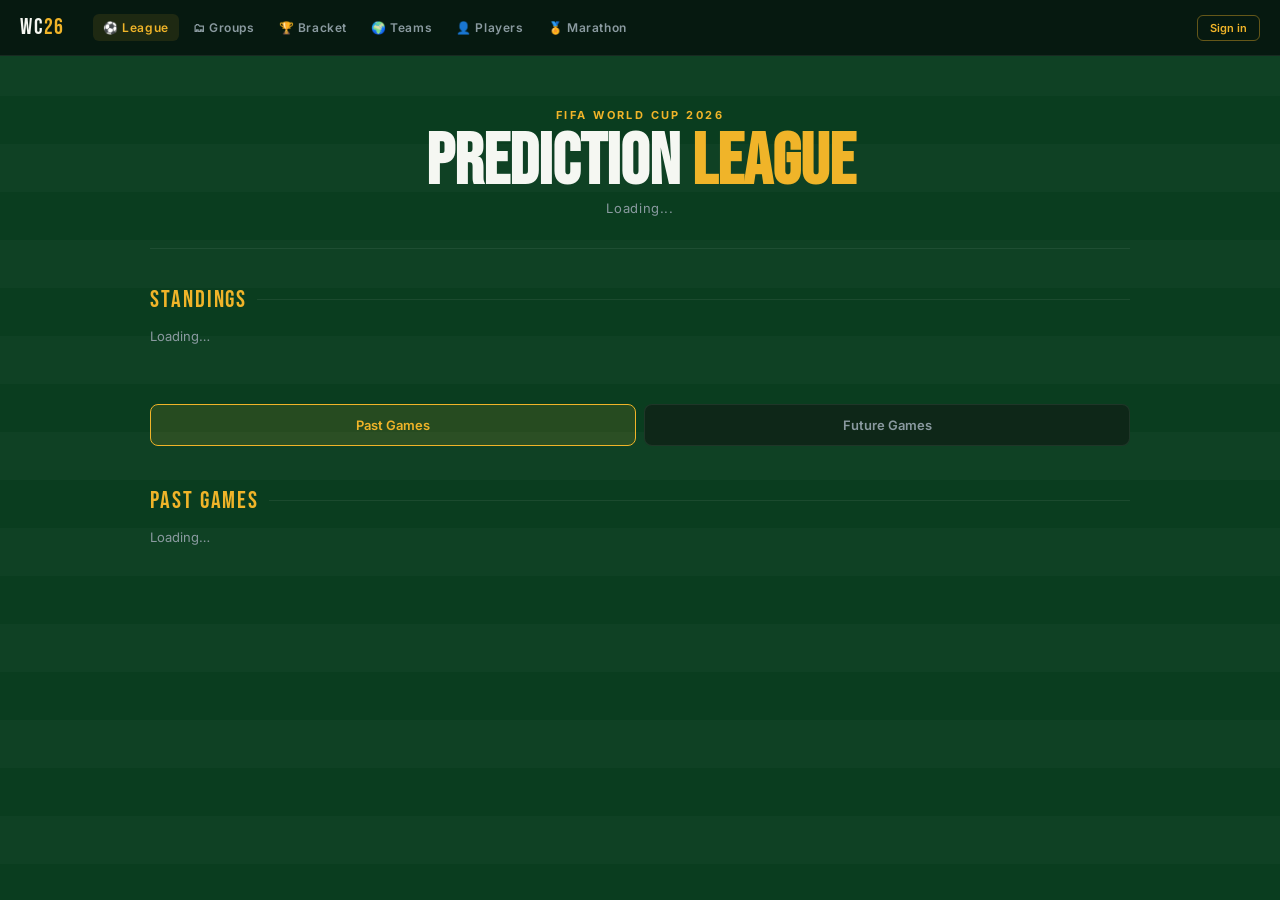
<file: index.html>
<!DOCTYPE html>
<html lang="en">
<head>
<meta charset="UTF-8">
<meta name="viewport" content="width=device-width, initial-scale=1.0">
<title>WC 2026 – Prediction League</title>
<link rel="stylesheet" href="shared_styles.css">
<style>
.lb-grid { display: grid; grid-template-columns: repeat(auto-fit, minmax(155px, 1fr)); gap: 10px; }
.lb-card { background: var(--card); border: 1px solid var(--border); border-radius: 10px; padding: 0 0 14px; overflow: hidden; position: relative; transition: transform .15s; }
.lb-card:hover { transform: translateY(-2px); }
.lb-card.rank-1 { border-color: var(--gold); }
.lb-card.rank-2 { border-color: var(--silver); }
.lb-card.rank-3 { border-color: var(--bronze); }
.lb-photo { width: 100%; aspect-ratio: 3/4; object-fit: cover; object-position: top; display: block; background: #071810; }
.lb-ribbon { position: absolute; top: 8px; left: 8px; font-family: 'Bebas Neue',sans-serif; font-size: 11px; letter-spacing: .1em; padding: 3px 8px; border-radius: 4px; }
.rank-1 .lb-ribbon { background: var(--gold); color: #003; }
.rank-2 .lb-ribbon { background: var(--silver); color: #111; }
.rank-3 .lb-ribbon { background: var(--bronze); color: #fff; }
.rank-4 .lb-ribbon, .rank-5 .lb-ribbon { background: rgba(255,255,255,.1); color: var(--dim); }
.lb-body { padding: 10px 12px 0; }
.lb-name { font-weight: 700; font-size: 15px; margin-bottom: 6px; }
.lb-pts  { font-family: 'Bebas Neue',sans-serif; font-size: 40px; line-height: 1; margin-bottom: 4px; }
.rank-1 .lb-pts { color: var(--gold); }
.lb-accuracy { font-size: 12px; color: var(--dim); margin-bottom: 8px; font-weight: 500; }
.lb-chips { display: flex; gap: 4px; flex-wrap: wrap; }
.lb-card.rank-1::after { content: '🏆'; position: absolute; top: 8px; right: 8px; font-size: 16px; opacity: .8; }

.games-list { display: flex; flex-direction: column; gap: 10px; }
.game-card { background: var(--card); border: 1px solid var(--border); border-radius: 10px; overflow: hidden; border-left: 3px solid rgba(240,180,41,.35); }
.game-card.norway { border-left: 3px solid var(--norway); }
.game-hdr { display: grid; grid-template-columns: 28px 1fr auto 1fr auto; align-items: center; gap: 8px; padding: 12px 14px; cursor: pointer; user-select: none; }
.game-hdr:hover { background: rgba(255,255,255,.025); }
.g-num  { font-family: 'Bebas Neue',sans-serif; font-size: 16px; color: var(--dim); text-align: center; }
.g-team { font-weight: 600; font-size: 13px; white-space: nowrap; overflow: hidden; text-overflow: ellipsis; }
.g-team.home { text-align: right; }
.g-score { font-family: 'JetBrains Mono',monospace; font-size: 16px; min-width: 50px; text-align: center; padding: 3px 8px; border-radius: 5px; background: rgba(255,255,255,.05); }
.g-score.done { background: rgba(240,180,41,.12); color: var(--gold); }
.g-score.pending { color: var(--dim); font-size: 11px; }
.g-meta { font-size: 10px; color: var(--dim); text-align: right; line-height: 1.5; }
.lock-pill { font-size: 9px; font-weight: 700; padding: 2px 5px; border-radius: 3px; background: rgba(224,52,52,.15); color: #e07070; }
.open-pill { font-size: 9px; font-weight: 700; padding: 2px 5px; border-radius: 3px; background: rgba(96,185,122,.15); color: var(--green); }
.norway-badge { font-size: 9px; font-weight: 700; background: rgba(239,43,45,.15); color: #f47c7e; padding: 2px 5px; border-radius: 3px; margin-left: 3px; vertical-align: middle; }
.preds-panel { display: none; border-top: 1px solid var(--border); padding: 12px 14px; }
.preds-panel.open { display: block; }
.preds-grid { display: flex; gap: 7px; flex-wrap: wrap; margin-bottom: 12px; }
.pred-cell { flex: 1; min-width: 88px; background: rgba(255,255,255,.03); border: 1px solid var(--border); border-radius: 7px; padding: 8px 10px; }
.pred-name { font-size: 10px; font-weight: 700; letter-spacing: .06em; text-transform: uppercase; color: var(--dim); margin-bottom: 4px; }
.pred-score { font-family: 'JetBrains Mono',monospace; font-size: 14px; font-weight: 500; }
.pred-score.empty { color: var(--dim); font-size: 11px; font-family: 'Inter',sans-serif; }
.pred-inp-row { display: flex; gap: 8px; align-items: center; padding-top: 10px; border-top: 1px solid var(--border); }
.pred-inp-row label { font-size: 12px; color: var(--dim); white-space: nowrap; }
.pred-inp { width: 90px; font-family: 'JetBrains Mono',monospace; }
.save-msg { font-size: 11px; margin-left: 4px; opacity: 0; transition: opacity .3s; }
.save-msg.show { opacity: 1; }
.locked-msg { font-size: 11px; color: #e07070; font-style: italic; }
.toggle-arrow { font-size: 9px; color: var(--dim); transition: transform .2s; margin-left: 3px; }
.game-card.open .toggle-arrow { transform: rotate(180deg); }
.round-sep { font-family:'Bebas Neue',sans-serif; font-size:18px; letter-spacing:1px; color:var(--gold); padding:24px 0 8px; border-bottom:1px solid rgba(255,255,255,0.06); margin-bottom:10px; }
.game-card.knockout { border-left:3px solid rgba(240,180,41,0.3); }

/* Date nav */
.date-nav { display:flex; gap:6px; flex-wrap:wrap; margin-bottom:20px; }
.date-btn {
  background:var(--card); border:1px solid var(--border); border-radius:7px;
  color:var(--dim); font-size:11px; font-weight:600; padding:6px 10px;
  cursor:pointer; font-family:'Inter',sans-serif; transition:all .15s;
  text-align:center; line-height:1.3;
}
.date-btn:hover { border-color:var(--gold); color:var(--white); }
.date-btn.active { background:rgba(240,180,41,.12); border-color:var(--gold); color:var(--gold); }
.date-btn .dow { display:block; font-size:9px; letter-spacing:.06em; text-transform:uppercase; opacity:.7; }
.date-btn .day { display:block; font-family:'Bebas Neue',sans-serif; font-size:18px; line-height:1; }

/* Past/Future toggle */
.games-toggle { display:flex; gap:8px; margin-top:16px; }
.toggle-btn {
  flex:1; background:var(--card); border:1px solid var(--border); border-radius:8px;
  color:var(--dim); font-size:13px; font-weight:600; padding:12px 16px;
  cursor:pointer; font-family:'Inter',sans-serif; transition:all .15s;
}
.toggle-btn:hover { border-color:var(--gold); color:var(--white); }
.toggle-btn.active { background:rgba(240,180,41,.12); border-color:var(--gold); color:var(--gold); }

.day-title {
  font-family:'Bebas Neue',sans-serif; font-size:18px; letter-spacing:.06em;
  color:var(--gold); margin-bottom:10px; margin-top:24px; display:flex; align-items:center; gap:10px;
}
.day-title::after { content:''; flex:1; height:1px; background:var(--border); }
/* Simple schedule card (non-prediction) */
.sched-card {
  background:var(--card); border:1px solid var(--border); border-radius:10px; overflow:hidden; opacity:.6;
}
.sched-card.norway { border-left:3px solid var(--norway); }
.sched-row {
  display:grid; grid-template-columns:1fr auto 1fr; align-items:center;
  gap:10px; padding:10px 14px;
}
.s-team { display:flex; align-items:center; gap:6px; font-weight:600; font-size:12px; }
.s-team.home { justify-content:flex-end; text-align:right; }
.s-flag { font-size:18px; line-height:1; }
.s-score {
  font-family:'JetBrains Mono',monospace; font-size:15px; font-weight:700;
  min-width:50px; text-align:center; padding:3px 8px; border-radius:5px;
  background:rgba(255,255,255,.04);
}
.s-score.ft { background:rgba(240,180,41,.1); color:var(--gold); }
.s-score.sched { color:var(--dim); font-size:11px; font-weight:500; font-family:'Inter',sans-serif; }
.sched-meta {
  display:flex; justify-content:space-between; align-items:center;
  padding:0 14px 8px; font-size:9px; color:var(--dim);
}
.s-group { font-weight:700; letter-spacing:.06em; text-transform:uppercase; }
.g-team-link { cursor:pointer; text-decoration:underline; text-decoration-color:rgba(255,255,255,0.15); text-underline-offset:3px; }
.g-team-link:hover { text-decoration-color:var(--gold); }
.team-popup-overlay { display:none; position:fixed; inset:0; z-index:200; background:rgba(0,0,0,.6); justify-content:center; align-items:center; }
.team-popup-overlay.open { display:flex; }
.team-popup { background:#0e2718; border:1px solid rgba(255,255,255,0.12); border-radius:12px; padding:16px; width:280px; max-width:90vw; box-shadow:0 12px 32px rgba(0,0,0,.6); }
.tp-hdr { display:flex; align-items:center; gap:10px; margin-bottom:10px; }
.tp-flag { font-size:28px; }
.tp-name { font-weight:700; font-size:15px; }
.tp-meta { font-size:11px; color:var(--dim); margin-top:2px; }
.tp-form { display:flex; gap:3px; margin-bottom:10px; }
.tp-dot { width:24px; height:24px; border-radius:50%; display:flex; align-items:center; justify-content:center; font-size:10px; font-weight:700; }
.tp-dot.w { background:rgba(96,185,122,.2); color:var(--green); }
.tp-dot.d { background:rgba(240,180,41,.15); color:var(--gold); }
.tp-dot.l { background:rgba(224,52,52,.15); color:#e07070; }
.tp-dot.u { background:rgba(255,255,255,.05); color:var(--dim); }
.tp-stats { display:grid; grid-template-columns:1fr 1fr 1fr; gap:1px; background:rgba(255,255,255,0.06); border-radius:6px; overflow:hidden; margin-bottom:10px; }
.tp-stat { background:#0e2718; text-align:center; padding:8px 4px; }
.tp-stat-val { font-family:'JetBrains Mono',monospace; font-size:16px; font-weight:600; }
.tp-stat-lbl { font-size:9px; color:var(--dim); text-transform:uppercase; letter-spacing:.06em; margin-top:2px; }
.tp-matches { font-size:11px; color:var(--dim); line-height:1.8; }
.tp-match-res { font-family:'JetBrains Mono',monospace; font-weight:600; color:var(--text); }
.tp-close { display:block; margin-top:12px; width:100%; text-align:center; font-size:11px; color:var(--dim); cursor:pointer; border:none; background:rgba(255,255,255,.05); padding:6px; border-radius:6px; }
.tp-close:hover { background:rgba(255,255,255,.1); }
.matchup-bar { display:grid; grid-template-columns:1fr 1fr; gap:12px; margin-bottom:14px; padding-bottom:12px; border-bottom:1px solid var(--border); }
.mu-side { background:rgba(255,255,255,.02); border:1px solid var(--border); border-radius:8px; padding:10px; }
.mu-hdr { display:flex; align-items:center; gap:6px; margin-bottom:6px; }
.mu-flag { font-size:18px; }
.mu-name { font-weight:700; font-size:12px; }
.mu-meta { font-size:9px; color:var(--dim); }
.mu-form { display:flex; gap:2px; margin-bottom:6px; }
.mu-dot { width:18px; height:18px; border-radius:50%; display:flex; align-items:center; justify-content:center; font-size:8px; font-weight:700; }
.mu-dot.w { background:rgba(96,185,122,.2); color:var(--green); }
.mu-dot.d { background:rgba(240,180,41,.15); color:var(--gold); }
.mu-dot.l { background:rgba(224,52,52,.15); color:#e07070; }
.mu-dot.u { background:rgba(255,255,255,.05); color:var(--dim); }
.mu-stats { display:grid; grid-template-columns:1fr 1fr 1fr; gap:1px; background:rgba(255,255,255,.06); border-radius:5px; overflow:hidden; margin-bottom:6px; }
.mu-stat { background:var(--card); text-align:center; padding:4px 2px; }
.mu-stat-val { font-family:'JetBrains Mono',monospace; font-size:12px; font-weight:600; }
.mu-stat-lbl { font-size:7px; color:var(--dim); text-transform:uppercase; letter-spacing:.05em; }
.mu-matches { font-size:9px; color:var(--dim); line-height:1.6; }
.mu-match-res { font-family:'JetBrains Mono',monospace; font-weight:600; color:var(--text); }
.mu-lineup { margin-top:6px; border-top:1px solid var(--border); padding-top:6px; }
.mu-lineup-hdr { font-size:8px; text-transform:uppercase; letter-spacing:.05em; color:var(--dim); margin-bottom:4px; }
.mu-formation { font-family:'JetBrains Mono',monospace; font-weight:700; color:var(--gold); font-size:9px; }
.mu-player { font-size:9px; color:var(--text); line-height:1.5; }
.mu-jersey { font-family:'JetBrains Mono',monospace; color:var(--dim); font-size:8px; display:inline-block; width:20px; text-align:right; margin-right:4px; }
.mu-pos { font-size:7px; color:var(--dim); }
.mu-more { display:inline-block; font-size:9px; color:var(--gold); text-decoration:none; margin-top:4px; }
.mu-more:hover { text-decoration:underline; }

/* Schedule card expansion */
.sched-card { cursor:pointer; transition:transform .15s; }
.sched-card:hover { transform:translateY(-1px); }
.sched-card.has-detail { opacity:1; }
.sched-detail { display:none; border-top:1px solid var(--border); padding:14px; }
.sched-detail.open { display:block; }
/* Two-column timeline */
.md-timeline { padding:10px 0; }
.md-ev { display:grid; grid-template-columns:1fr 36px 1fr; align-items:center; min-height:26px; }
.md-ev-home { text-align:right; padding-right:10px; font-size:12px; line-height:1.4; }
.md-ev-away { text-align:left; padding-left:10px; font-size:12px; line-height:1.4; }
.md-ev-min {
  text-align:center; font-family:'JetBrains Mono',monospace; font-size:10px; color:var(--dim);
  position:relative; padding:4px 0;
}
.md-ev-min::before {
  content:''; position:absolute; left:50%; top:0; bottom:0; width:2px;
  background:var(--border); transform:translateX(-50%); z-index:0;
}
.md-ev:first-child .md-ev-min::before { top:50%; }
.md-ev:last-child .md-ev-min::before { bottom:50%; }
.md-ev:only-child .md-ev-min::before { display:none; }
.md-ev-min span { position:relative; z-index:1; background:var(--card); padding:1px 3px; border-radius:3px; }
.md-ev-name { font-weight:600; }
.md-ev-assist { font-size:10px; color:var(--dim); }
.md-ev-sub-in { color:var(--green); }
.md-ev-sub-out { color:#e07070; }
.md-loading { text-align:center; color:var(--dim); font-size:12px; padding:20px; }
/* Lineup event badges (in matchup bar) */
.mu-ev { font-size:10px; margin-left:2px; display:inline; }
.mu-sub-out { color:#e07070; font-size:9px; }
.mu-sub-in { color:var(--green); font-size:9px; }
.mu-subs-hdr { font-size:8px; color:var(--dim); margin-top:6px; margin-bottom:2px; text-transform:uppercase; letter-spacing:.05em; }
.g-venue { font-size:9px; color:var(--dim); opacity:.7; }
/* Match stats comparison bars */
.md-stats { padding:12px 0; }
.md-stats-title { font-size:9px; font-weight:700; text-transform:uppercase; letter-spacing:.06em; color:var(--dim); margin-bottom:8px; text-align:center; }
.md-stat-row { display:grid; grid-template-columns:36px 1fr auto 1fr 36px; align-items:center; gap:4px; margin-bottom:6px; font-size:11px; }
.md-stat-val { font-family:'JetBrains Mono',monospace; font-weight:600; font-size:11px; }
.md-stat-val.home { text-align:right; }
.md-stat-val.away { text-align:left; }
.md-stat-lbl { text-align:center; font-size:9px; color:var(--dim); text-transform:uppercase; letter-spacing:.04em; white-space:nowrap; }
.md-stat-bar { height:5px; border-radius:3px; background:rgba(255,255,255,.06); overflow:hidden; position:relative; }
.md-stat-bar.home { direction:rtl; }
.md-stat-fill { height:100%; border-radius:3px; transition:width .4s; }
.md-stat-bar.home .md-stat-fill { background:var(--gold); }
.md-stat-bar.away .md-stat-fill { background:rgba(96,185,122,.6); }
.md-stat-fill.winner { opacity:1; }
.md-stat-fill.loser { opacity:.35; }
.md-formations { display:flex; justify-content:space-between; font-size:11px; color:var(--dim); margin-bottom:8px; }
.md-formations span { font-family:'JetBrains Mono',monospace; font-weight:600; color:var(--text); }
</style>
</head>
<body>
<div class="page">
  <div class="page-header">
    <div class="tourn-label">FIFA World Cup 2026</div>
    <h1>Prediction <span>League</span></h1>
    <div class="subtitle" id="subtitle">Loading...</div>
  </div>

  <section style="margin-bottom:40px">
    <div class="section-title">Standings</div>
    <div class="lb-grid" id="lb-grid"><div style="color:var(--dim);font-size:13px">Loading…</div></div>
  </section>

  <section style="margin-bottom:40px">
    <div class="date-nav" id="date-nav"></div>
    <div class="games-toggle">
      <button class="toggle-btn active" id="btn-past" onclick="showSection('past')">Past Games</button>
      <button class="toggle-btn" id="btn-future" onclick="showSection('future')">Future Games</button>
    </div>
  </section>

  <section id="section-past">
    <div class="section-title">Past Games</div>
    <div class="games-list" id="past-games-list"><div style="color:var(--dim);font-size:13px">Loading…</div></div>
  </section>

  <section id="section-future" style="display:none">
    <div class="section-title">Upcoming Games</div>
    <div class="games-list" id="future-games-list"><div style="color:var(--dim);font-size:13px">Loading…</div></div>
  </section>
</div>

<div class="team-popup-overlay" id="team-popup-overlay" onclick="if(event.target===this)closeTeamPopup()">
  <div class="team-popup" id="team-popup"></div>
</div>

<script src="shared_constants.js"></script>
<script src="shared_nav.js"></script>
<script>
injectNav('index');
const rankLabel = ['🥇 1st','🥈 2nd','🥉 3rd','4th','5th','6th','7th'];
const rankClass = ['rank-1','rank-2','rank-3','rank-4','rank-5','rank-6','rank-7'];
const ROUND_LABELS = {group:'Group',R32:'Round of 32',R16:'Round of 16',QF:'Quarter-final',SF:'Semi-final','3rd':'3rd Place',F:'Final'};
let allGames = [], allPredictions = [], teamData = {}, scheduleData = [], playerPhotos = {}, roundLocks = {};

const TEAM_ALIAS = {'Korea Republic':'South Korea','Bosnia and Herzegovina':'Bosnia & Herz.','Bosnia-Herzegovina':'Bosnia & Herz.','Ivory Coast':"Côte d'Ivoire",'Iran':'IR Iran','Cape Verde':'Cabo Verde','Democratic Republic of the Congo':'DR Congo','Congo DR':'DR Congo','United States':'USA','Turkey':'Türkiye','Czech Republic':'Czechia'};
function normTeam(n) { return TEAM_ALIAS[n]||n; }

const DOW = ['Sun','Mon','Tue','Wed','Thu','Fri','Sat'];
const MONTHS = ['Jan','Feb','Mar','Apr','May','Jun','Jul','Aug','Sep','Oct','Nov','Dec'];
function fmtDate(d) { const dt = new Date(d+'T00:00:00'); return `${DOW[dt.getDay()]} ${dt.getDate()} ${MONTHS[dt.getMonth()]}`; }
function fmtTime(t, d) { if (!t) return ''; const dt = new Date(`${d||'2026-06-15'}T${t}Z`); return dt.toLocaleTimeString('no-NO',{hour:'2-digit',minute:'2-digit',timeZone:'Europe/Oslo'}); }
function osloDate(iso) { return new Date(iso).toLocaleDateString('sv-SE',{timeZone:'Europe/Oslo'}); }
function todayOslo() { return new Date().toLocaleDateString('sv-SE',{timeZone:'Europe/Oslo'}); }
function flagFor(team) { return FLAG_MAP[team] || FLAG_MAP[TEAM_ALIAS[team]] || ''; }
function scrollToDate(date) {
  // Check which section has this date
  const pastSection = document.getElementById('section-past');
  const futureSection = document.getElementById('section-future');
  const pastEl = pastSection.querySelector('#day-'+date);
  const futureEl = futureSection.querySelector('#day-'+date);
  
  // Switch to the section containing this date and scroll
  if (futureEl) {
    showSection('future');
    setTimeout(() => futureEl.scrollIntoView({behavior:'smooth',block:'start'}), 50);
  } else if (pastEl) {
    showSection('past');
    setTimeout(() => pastEl.scrollIntoView({behavior:'smooth',block:'start'}), 50);
  }
}

async function load() {
  const [games, preds, teams, sched, participants, lockRows] = await Promise.all([
    sb('games?select=*&order=id'),
    sb('predictions?select=*'),
    loadTournamentTeams(),
    sb('schedule?select=*&order=match_date,kickoff_time,id'),
    sb('participants?select=name,photo_url'),
    sb('sync_state?key=eq.round_locks&select=value'),
  ]);
  allGames = games;
  allPredictions = preds;
  scheduleData = sched;
  roundLocks = lockRows?.[0]?.value || {};
  teams.forEach(t => teamData[t.name] = t);
  participants.forEach(p => playerPhotos[p.name] = p.photo_url);
  document.getElementById('subtitle').textContent = CONTENDERS.join(' · ');
  renderLB(); renderGames();
}

function renderLB() {
  const lb = buildLeaderboard(allGames, allPredictions);
  document.getElementById('lb-grid').innerHTML = lb.map(([name, s], i) => {
    // Calculate accuracy: (correct predictions) / (games played) * 100
    const correct = s.exact + s.winner;
    const accuracy = s.played > 0 ? Math.round((correct / s.played) * 100) : 0;
    return `
    <div class="lb-card ${rankClass[i]||''}">
      <div style="position:relative">
        <img class="lb-photo" src="${playerPhotos[name] || BASE_URL+'/placeholder.jpg'}" alt="${name}" loading="lazy"
          onerror="this.src='${BASE_URL}/placeholder.jpg'">
        <span class="lb-ribbon">${rankLabel[i]||''}</span>
      </div>
      <div class="lb-body">
        <div class="lb-name">${name}</div>
        <div class="lb-pts">${s.pts}</div>
        <div class="lb-accuracy">${accuracy}% accuracy</div>
        <div class="lb-chips">
          ${s.exact  ? `<span class="chip chip-exact">${s.exact}× exact</span>`  : ''}
          ${s.winner ? `<span class="chip chip-win">${s.winner}× winner</span>`  : ''}
          ${s.bonus  ? `<span class="chip chip-win">${s.bonus}× ⚔ bonus</span>` : ''}
          ${s.wrong  ? `<span class="chip chip-wrong">${s.wrong}× miss</span>`   : ''}
          ${s.missed ? `<span class="chip chip-missed">${s.missed}× skipped</span>` : ''}
          <span class="chip chip-played">${s.played} played</span>
        </div>
      </div>
    </div>`;
  }).join('');
}

function badgeHtml(game, pred) {
  const st = predStatus(game, pred?.prediction || pred);
  if (st==='pending') return '';
  if (st==='missed')  return `<span class="badge badge-m">— missed</span>`;
  const pts = calcPts(game, pred);
  if (st==='exact')   return `<span class="badge badge-3">⚽ ${pts} pts</span>`;
  if (st==='winner')  return `<span class="badge badge-1">✓ ${pts} pt${pts!==1?'s':''}</span>`;
  return `<span class="badge badge-0">✗ 0 pts</span>`;
}

// Build a lookup: "normHome|normAway" -> array of game objects (for matching schedule to prediction games)
function buildGameLookup() {
  const lookup = {};
  allGames.forEach(g => {
    const h = normTeam(g.home), a = normTeam(g.away);
    const k1 = `${h}|${a}`, k2 = `${a}|${h}`;
    (lookup[k1] = lookup[k1] || []).push(g);
    (lookup[k2] = lookup[k2] || []).push(g);
  });
  return lookup;
}
// Find the best matching game for a schedule entry (closest kickoff date)
function findGame(gameLookup, schedMatch) {
  const h = normTeam(schedMatch.home_team), a = normTeam(schedMatch.away_team);
  const games = gameLookup[`${h}|${a}`];
  if (!games || !games.length) return null;
  if (games.length === 1) return games[0];
  const sd = new Date(schedMatch.kickoff_time ? `${schedMatch.match_date}T${schedMatch.kickoff_time}Z` : `${schedMatch.match_date}T12:00:00Z`).getTime();
  return games.reduce((best, g) => {
    const gd = new Date(g.kickoff).getTime();
    return Math.abs(gd - sd) < Math.abs(new Date(best.kickoff).getTime() - sd) ? g : best;
  });
}

// Build lookup: "normHome|normAway" -> schedule.id
function buildSchedIdLookup() {
  const lookup = {};
  scheduleData.forEach(m => {
    const h = normTeam(m.home_team), a = normTeam(m.away_team);
    lookup[`${h}|${a}`] = m.id;
    lookup[`${a}|${h}`] = m.id;
  });
  return lookup;
}
let schedIdLookup = {};

function renderPredGame(g) {
  const user = getUser();
  const ko = isKnockout(g);
  // Teams are known if home/away have actual team names (not slot labels)
  // A slot label looks like "1st A", "2nd B", "3rd C/E" - check if home differs from home_slot
  const homeKnown = !ko || !g.home_slot || g.home !== g.home_slot;
  const awayKnown = !ko || !g.away_slot || g.away !== g.away_slot;
  const teamsKnown = homeKnown && awayKnown;
  // isSlot = knockout game with at least one undetermined team (predictions locked)
  const isSlot = ko && !teamsKnown;
  const lockRound = g.round === '3rd' ? 'F' : g.round;
  const roundLocked = ko && lockRound && roundLocks[lockRound] !== 'open';
  const locked = new Date() >= new Date(g.kickoff) || isSlot || roundLocked;
  const norway = [g.home,g.away].some(t => t.toLowerCase()==='norway' || t.toLowerCase()==='iraq');
  const kickoff = new Date(g.kickoff);
  const timeStr = kickoff.toLocaleTimeString('no-NO',{hour:'2-digit',minute:'2-digit'});
  // Show actual team name if known, otherwise show slot label
  const homeName = (ko && !homeKnown && g.home_slot) ? g.home_slot : g.home;
  const awayName = (ko && !awayKnown && g.away_slot) ? g.away_slot : g.away;
  const homeFlag = FLAG_MAP[homeName] ? FLAG_MAP[homeName]+' ' : '';
  const awayFlag = FLAG_MAP[awayName] ? FLAG_MAP[awayName]+' ' : '';
  const homeL = homeFlag + homeName + (homeName.toLowerCase()==='norway'?' <span class="norway-badge">🇳🇴</span>':'');
  const awayL = awayFlag + awayName + (awayName.toLowerCase()==='norway'?' <span class="norway-badge">🇳🇴</span>':'');

  const predsHtml = CONTENDERS.map(name => {
    const p = allPredictions.find(p => p.game_id===g.id && p.participant===name);
    let winnerBadge = '';
    if (ko && p?.prediction && isDraw(p.prediction) && p.winner) {
      winnerBadge = `<div style="font-size:9px;color:var(--dim);margin-top:2px">⚔ ${p.winner}</div>`;
    }
    return `<div class="pred-cell">
      <div class="pred-name">${name}</div>
      <div class="pred-score ${p?.prediction?'':'empty'}">${p?.prediction||'—'}</div>
      ${winnerBadge}
      ${g.result ? badgeHtml(g, p) : (p&&isValidScore(p.prediction)?'<span class="badge badge-t">Tipped ✓</span>':'')}
    </div>`;
  }).join('');

  let inputHtml = '';
  if (user && !isSlot) {
    const myP = allPredictions.find(p => p.game_id===g.id && p.participant===user);
    if (locked) {
      const reason = new Date() >= new Date(g.kickoff) ? 'game has started' : roundLocked ? 'round not open yet' : '';
      inputHtml = `<div class="pred-inp-row"><span class="locked-msg">🔒 Locked — ${reason}</span></div>`;
    } else {
      const myVal = myP?.prediction || '';
      const showWinner = ko && isDraw(myVal);
      inputHtml = `<div class="pred-inp-row">
          <label>Your tip:</label>
          <input class="inp pred-inp" id="inp-${g.id}" placeholder="e.g. 2-1" maxlength="6" value="${myVal}" oninput="toggleWinnerPick(${g.id})">
          <button class="btn btn-gold" style="padding:7px 14px;font-size:12px" onclick="savePred(${g.id})">Save</button>
          <span class="save-msg" id="msg-${g.id}" style="color:var(--green)">Saved ✓</span>
        </div>
        ${ko ? `<div class="pred-inp-row" id="winner-row-${g.id}" style="display:${showWinner?'flex':'none'}">
          <label>Who advances?</label>
          <select class="inp" id="winner-${g.id}" style="font-size:12px;padding:6px 8px">
            <option value="">Pick…</option>
            <option value="${g.home}"${myP?.winner===g.home?' selected':''}>${homeFlag}${g.home}</option>
            <option value="${g.away}"${myP?.winner===g.away?' selected':''}>${awayFlag}${g.away}</option>
          </select>
        </div>` : ''}`;
    }
  } else if (isSlot) {
    inputHtml = `<div class="pred-inp-row"><span class="locked-msg" style="color:var(--dim)">⏳ Opens when matchup is determined</span></div>`;
  }

  const roundLabel = g.round && g.round !== 'group' ? `<span style="font-size:9px;font-weight:700;color:var(--gold);letter-spacing:.05em;text-transform:uppercase;margin-left:4px">${ROUND_LABELS[g.round]||g.round}</span>` : '';
  const sid = schedIdLookup[`${normTeam(g.home)}|${normTeam(g.away)}`];
  const schedMatch = sid ? scheduleData.find(s => s.id === sid) : null;
  const venueInfo = schedMatch && schedMatch.stadium ? `${schedMatch.group_name ? schedMatch.group_name + ' · ' : ''}${schedMatch.stadium}, ${schedMatch.city}` : '';

  return `<div class="game-card${norway?' norway':''}${ko?' knockout':''}" id="gc-${g.id}">
    <div class="game-hdr" onclick="toggleGame(${g.id})">
      <div class="g-num">${g.id}</div>
      <div class="g-team home">${teamData[normTeam(homeName)] ? `<span class="g-team-link" onclick="showTeamPopup('${homeName.replace(/'/g,"\\'")}',event)">${homeL}</span>` : homeL}</div>
      <div class="g-score ${g.result?'done':'pending'}">${g.result||timeStr}</div>
      <div class="g-team">${teamData[normTeam(awayName)] ? `<span class="g-team-link" onclick="showTeamPopup('${awayName.replace(/'/g,"\\'")}',event)">${awayL}</span>` : awayL}</div>
      <div class="g-meta">${roundLabel}${locked?'<span class="lock-pill">LOCKED</span>':'<span class="open-pill">OPEN</span>'} <span class="toggle-arrow">▼</span></div>
    </div>
    ${venueInfo ? `<div style="padding:0 14px 6px;margin-top:-6px"><span class="g-venue">${venueInfo}</span></div>` : ''}
    <div class="preds-panel" id="pp-${g.id}">
      <div id="mu-${g.id}">${!isSlot ? matchupHtml(homeName, awayName) : ''}</div>
      ${g.result && sid ? `<div id="md-${sid}" class="md-loading" style="padding:10px 0">Loading match events…</div>` : ''}
      <div class="preds-grid">${predsHtml}</div>
      ${inputHtml}
    </div>
  </div>`;
}

function renderSchedCard(m) {
  const nor = m.home_team === 'Norway' || m.away_team === 'Norway';
  const isFt = m.status === 'FT';
  const scoreText = isFt ? `${m.home_score} - ${m.away_score}` : (m.kickoff_time ? fmtTime(m.kickoff_time, m.match_date) : 'TBD');
  return `<div class="sched-card${nor ? ' norway' : ''}${isFt ? ' has-detail' : ''}" id="sc-${m.id}" onclick="toggleSchedDetail(${m.id})">
    <div class="sched-row">
      <div class="s-team home"><span>${m.home_team}</span> <span class="s-flag">${flagFor(m.home_team)}</span></div>
      <div class="s-score ${isFt ? 'ft' : 'sched'}">${scoreText}</div>
      <div class="s-team"><span class="s-flag">${flagFor(m.away_team)}</span> <span>${m.away_team}</span></div>
    </div>
    <div class="sched-meta"><span class="s-group">${m.group_name||''}</span><span>${m.stadium ? m.stadium+', '+m.city : ''} <span class="toggle-arrow">▼</span></span></div>
    <div class="sched-detail" id="sd-${m.id}"></div>
  </div>`;
}

function renderGames() {
  const gameLookup = buildGameLookup();
  schedIdLookup = buildSchedIdLookup();

  // Group schedule by Oslo date
  const byDate = {};
  scheduleData.forEach(m => {
    const game = findGame(gameLookup, m);
    // Use game kickoff (proper UTC timestamp) if available, else schedule date+time
    const d = game?.kickoff ? osloDate(game.kickoff)
            : m.kickoff_time ? osloDate(`${m.match_date}T${m.kickoff_time}Z`)
            : m.match_date;
    if (!byDate[d]) byDate[d] = [];
    byDate[d].push(m);
  });

  // Also add prediction games that aren't matched to any schedule entry
  const matchedGameIds = new Set();
  scheduleData.forEach(m => {
    const game = findGame(gameLookup, m);
    if (game) matchedGameIds.add(game.id);
  });
  const unmatchedGames = allGames.filter(g => !matchedGameIds.has(g.id));
  unmatchedGames.forEach(g => {
    const d = g.kickoff ? osloDate(g.kickoff) : '9999-99-99';
    if (!byDate[d]) byDate[d] = [];
    byDate[d].push({_predGame: g});
  });

  const dates = Object.keys(byDate).sort();
  const today = todayOslo();

  // Date nav
  document.getElementById('date-nav').innerHTML = dates.map(d => {
    const dt = new Date(d+'T00:00:00');
    const isToday = d === today;
    return `<button class="date-btn${isToday?' active':''}" onclick="scrollToDate('${d}')">
      <span class="dow">${DOW[dt.getDay()]}</span>
      <span class="day">${dt.getDate()}</span>
    </button>`;
  }).join('');

  // Helper to check if a game/match is finished
  const isFinished = (m) => {
    if (m._predGame) return !!m._predGame.result;
    if (m.status === 'FT') return true;
    const game = findGame(gameLookup, m);
    return game && !!game.result;
  };

  // Separate dates into past and future
  const pastDates = dates.filter(d => byDate[d].some(isFinished));
  const futureDates = dates.filter(d => byDate[d].some(m => !isFinished(m)));

  // Render day sections — track rendered prediction game IDs to avoid duplicates
  const renderDaySection = (date, items, renderedGameIds, filterFn) => {
    const cardsHtml = items.filter(filterFn).map(m => {
      // Check if this is an unmatched prediction game injected directly
      if (m._predGame) { renderedGameIds.add(m._predGame.id); return renderPredGame(m._predGame); }

      // Check if this schedule match has a corresponding prediction game
      const game = findGame(gameLookup, m);
      if (game && !renderedGameIds.has(game.id)) { renderedGameIds.add(game.id); return renderPredGame(game); }
      if (game && renderedGameIds.has(game.id)) return ''; // already rendered

      // Plain schedule card
      return renderSchedCard(m);
    }).join('');

    if (!cardsHtml.trim()) return '';

    return `<div class="day-section" id="day-${date}">
      <div class="day-title">${fmtDate(date)}${date===today?' &mdash; Today':''}</div>
      ${cardsHtml}
    </div>`;
  };

  // Render past games (reverse order - most recent first)
  const pastRenderedIds = new Set();
  document.getElementById('past-games-list').innerHTML = pastDates.slice().reverse().map(date => {
    return renderDaySection(date, byDate[date], pastRenderedIds, isFinished);
  }).join('') || '<div style="color:var(--dim);font-size:13px;padding:20px 0">No past games yet</div>';

  // Render future games (chronological order)
  const futureRenderedIds = new Set();
  document.getElementById('future-games-list').innerHTML = futureDates.map(date => {
    return renderDaySection(date, byDate[date], futureRenderedIds, m => !isFinished(m));
  }).join('') || '<div style="color:var(--dim);font-size:13px;padding:20px 0">No upcoming games</div>';

  // Count for button labels
  const pastCount = pastRenderedIds.size;
  const futureCount = futureRenderedIds.size;
  document.getElementById('btn-past').textContent = `Past Games (${pastCount})`;
  document.getElementById('btn-future').textContent = `Upcoming Games (${futureCount})`;

  // Default to future if there are upcoming games, otherwise show past
  if (futureCount > 0) {
    showSection('future');
  } else {
    showSection('past');
  }
}

function showSection(which) {
  const pastSection = document.getElementById('section-past');
  const futureSection = document.getElementById('section-future');
  const btnPast = document.getElementById('btn-past');
  const btnFuture = document.getElementById('btn-future');
  
  if (which === 'past') {
    pastSection.style.display = 'block';
    futureSection.style.display = 'none';
    btnPast.classList.add('active');
    btnFuture.classList.remove('active');
  } else {
    pastSection.style.display = 'none';
    futureSection.style.display = 'block';
    btnPast.classList.remove('active');
    btnFuture.classList.add('active');
  }
}

// ── Team helpers ──────────────────────────────────────────────────────────────
function teamSideHtml(name, matchPlayers) {
  const canonical = normTeam(name);
  const t = teamData[canonical];
  if (!t) return `<div class="mu-side"><div class="mu-hdr"><span class="mu-name">${name}</span></div><div class="mu-meta">No data yet</div></div>`;
  const flag = FLAG_MAP[canonical]||FLAG_MAP[name]||'';

  const matches = scheduleData.filter(m => m.status==='FT' && (normTeam(m.home_team)===canonical || normTeam(m.away_team)===canonical));
  let gf=0, ga=0;
  const recent = [];
  matches.forEach(m => {
    const isHome = normTeam(m.home_team)===canonical;
    const hs=m.home_score, as=m.away_score;
    const mGf=isHome?hs:as, mGa=isHome?as:hs;
    gf+=mGf; ga+=mGa;
    const opp = isHome ? normTeam(m.away_team) : normTeam(m.home_team);
    const oppFlag = FLAG_MAP[opp]||'';
    let res; if (mGf>mGa) res='W'; else if (mGf<mGa) res='L'; else res='D';
    recent.push({opp,oppFlag,gf:mGf,ga:mGa,res,isHome});
  });

  const form = recent.slice(-5);
  const formHtml = Array(5).fill(null).map((_,i) => {
    const r = form[i]?.res || 'U';
    return `<div class="mu-dot ${r.toLowerCase()}">${r}</div>`;
  }).join('');

  const matchesHtml = recent.slice(-3).map(m =>
    `<div>${m.isHome?'vs':'@'} ${m.oppFlag} ${m.opp} <span class="mu-match-res">${m.gf}-${m.ga}</span></div>`
  ).join('');

  // Lineup: use match-specific player_matches data if provided, else generic last_starting_xi
  let lineupHtml = '';
  if (matchPlayers && matchPlayers.length) {
    const starters = matchPlayers.filter(p => p.started).sort((a,b) => (a.formation_place||99) - (b.formation_place||99));
    const subs = matchPlayers.filter(p => p.subbed_in);
    const pLine = p => {
      let b = '';
      const goals = typeof p.goals === 'string' ? JSON.parse(p.goals) : (p.goals || []);
      goals.forEach(g => { b += `<span class="mu-ev">⚽</span>`; });
      const assists = typeof p.assists === 'string' ? JSON.parse(p.assists) : (p.assists || []);
      assists.forEach(() => { b += `<span class="mu-ev" style="font-size:9px">🎯</span>`; });
      if (p.yellow_card) b += `<span class="mu-ev">🟨</span>`;
      if (p.red_card) b += `<span class="mu-ev">🟥</span>`;
      if (p.subbed_out) b += `<span class="mu-sub-out"> ↓${p.sub_minute||''}</span>`;
      if (p.subbed_in) b += `<span class="mu-sub-in"> ↑${p.sub_minute||''}</span>`;
      return `<div class="mu-player">${shortName(p.player.name)}${b} <span class="mu-pos">${p.position||''}</span></div>`;
    };
    lineupHtml = `<div class="mu-lineup"><div class="mu-lineup-hdr">Starting</div>${starters.map(pLine).join('')}${subs.length ? `<div class="mu-subs-hdr">Subs</div>${subs.map(pLine).join('')}` : ''}</div>`;
  } else if (t.last_formation) {
    lineupHtml = `<div class="mu-lineup"><div class="mu-lineup-hdr">Last starting lineup <span class="mu-formation">${t.last_formation}</span></div>${(t.last_starting_xi||[]).map(p => `<div class="mu-player"><span class="mu-jersey">${p.number}</span>${p.short||p.name} <span class="mu-pos">${p.position}</span></div>`).join('')}</div>`;
  }

  return `<div class="mu-side">
    <div class="mu-hdr"><span class="mu-flag">${flag}</span><div><div class="mu-name">${canonical}</div><div class="mu-meta">Group ${t.group_letter} · ${t.confederation||''}</div></div></div>
    <div class="mu-form">${formHtml}</div>
    <div class="mu-stats">
      <div class="mu-stat"><div class="mu-stat-val">${matches.length}</div><div class="mu-stat-lbl">Played</div></div>
      <div class="mu-stat"><div class="mu-stat-val">${gf}</div><div class="mu-stat-lbl">GF</div></div>
      <div class="mu-stat"><div class="mu-stat-val" style="color:${ga>0?'#e07070':'var(--dim)'}">${ga}</div><div class="mu-stat-lbl">GA</div></div>
    </div>
    ${matchesHtml ? `<div class="mu-matches">${matchesHtml}</div>` : ''}
    ${lineupHtml}
    <a class="mu-more" href="team.html?team=${encodeURIComponent(canonical)}" onclick="event.stopPropagation()">View full squad &rarr;</a>
  </div>`;
}

function matchupHtml(homeName, awayName, matchRows) {
  const hCanon = normTeam(homeName), aCanon = normTeam(awayName);
  if (!teamData[hCanon] && !teamData[aCanon]) return '';
  const homePlayers = matchRows ? matchRows.filter(r => normTeam(r.player.team_name) === hCanon) : null;
  const awayPlayers = matchRows ? matchRows.filter(r => normTeam(r.player.team_name) === aCanon) : null;
  return `<div class="matchup-bar">${teamSideHtml(homeName, homePlayers)}${teamSideHtml(awayName, awayPlayers)}</div>`;
}

function showTeamPopup(name, ev) {
  ev.stopPropagation();
  const canonical = normTeam(name);
  const t = teamData[canonical];
  if (!t) return;
  const flag = FLAG_MAP[canonical]||FLAG_MAP[name]||'';

  const matches = scheduleData.filter(m => {
    if (m.status !== 'FT') return false;
    return normTeam(m.home_team)===canonical || normTeam(m.away_team)===canonical;
  });
  let gf=0, ga=0;
  const recent = [];
  matches.forEach(m => {
    const isHome = normTeam(m.home_team)===canonical;
    const hs=m.home_score, as=m.away_score;
    const mGf=isHome?hs:as, mGa=isHome?as:hs;
    gf+=mGf; ga+=mGa;
    const opp = isHome ? normTeam(m.away_team) : normTeam(m.home_team);
    const oppFlag = FLAG_MAP[opp]||'';
    let res;
    if (mGf>mGa) res='W'; else if (mGf<mGa) res='L'; else res='D';
    recent.push({opp,oppFlag,gf:mGf,ga:mGa,res,isHome});
  });

  const form = recent.slice(-5);
  const formHtml = Array(5).fill(null).map((_,i) => {
    const r = form[i]?.res || 'U';
    return `<div class="tp-dot ${r.toLowerCase()}">${r}</div>`;
  }).join('');

  const matchesHtml = recent.map(m =>
    `<div>${m.isHome?'vs':'@'} ${m.oppFlag} ${m.opp} <span class="tp-match-res">${m.gf}-${m.ga}</span></div>`
  ).join('');

  document.getElementById('team-popup').innerHTML = `
    <div class="tp-hdr">
      <div class="tp-flag">${flag}</div>
      <div><div class="tp-name">${canonical}</div><div class="tp-meta">Group ${t.group_letter} · ${t.confederation||''}</div></div>
    </div>
    <div class="tp-form">${formHtml}</div>
    <div class="tp-stats">
      <div class="tp-stat"><div class="tp-stat-val">${matches.length}</div><div class="tp-stat-lbl">Played</div></div>
      <div class="tp-stat"><div class="tp-stat-val">${gf}</div><div class="tp-stat-lbl">GF</div></div>
      <div class="tp-stat"><div class="tp-stat-val" style="color:${ga>0?'#e07070':'var(--dim)'}">${ga}</div><div class="tp-stat-lbl">GA</div></div>
    </div>
    ${matchesHtml ? `<div class="tp-matches">${matchesHtml}</div>` : ''}
    <button class="tp-close" onclick="closeTeamPopup()">Close</button>`;
  document.getElementById('team-popup-overlay').classList.add('open');
}

function closeTeamPopup() {
  document.getElementById('team-popup-overlay').classList.remove('open');
}

function toggleWinnerPick(gameId) {
  const inp = document.getElementById(`inp-${gameId}`);
  const row = document.getElementById(`winner-row-${gameId}`);
  if (!row) return;
  const val = inp.value.trim();
  row.style.display = isDraw(val) ? 'flex' : 'none';
}

function toggleGame(id) {
  const pp = document.getElementById(`pp-${id}`);
  const gc = document.getElementById(`gc-${id}`);
  pp?.classList.toggle('open');
  gc?.classList.toggle('open');
  // Auto-load match data for finished prediction games
  if (pp?.classList.contains('open')) {
    const g = allGames.find(g => g.id === id);
    if (g?.result) {
      const sid = schedIdLookup[`${normTeam(g.home)}|${normTeam(g.away)}`];
      if (sid) loadPredMatchData(id, sid);
    }
  }
}

async function savePred(gameId) {
  const inp = document.getElementById(`inp-${gameId}`);
  const msg = document.getElementById(`msg-${gameId}`);
  const pred = inp.value.trim();
  const user = getUser();
  if (!pred || !user) return;

  const game = allGames.find(g => g.id === gameId);
  const winnerEl = document.getElementById(`winner-${gameId}`);
  const winner = (isKnockout(game) && isDraw(pred) && winnerEl) ? winnerEl.value || null : null;

  inp.disabled = true;
  try {
    const payload = { prediction: pred, winner };
    const existing = allPredictions.find(p => p.game_id===gameId && p.participant===user);
    if (existing) {
      await sb(`predictions?game_id=eq.${gameId}&participant=eq.${encodeURIComponent(user)}`, { method:'PATCH', body: JSON.stringify(payload) });
      existing.prediction = pred;
      existing.winner = winner;
    } else {
      await sb('predictions', { method:'POST', body: JSON.stringify({game_id:gameId, participant:user, ...payload}) });
      allPredictions.push({game_id:gameId, participant:user, prediction:pred, winner});
    }
    msg.classList.add('show');
    setTimeout(() => msg.classList.remove('show'), 2500);
    renderLB(); renderGames();
    setTimeout(() => { document.getElementById(`pp-${gameId}`)?.classList.add('open'); document.getElementById(`gc-${gameId}`)?.classList.add('open'); }, 50);
  } catch(e) {
    msg.textContent = 'Error'; msg.style.color='var(--red)'; msg.classList.add('show');
  } finally { inp.disabled = false; }
}

// ── Match detail (click to expand) ───────────────────────────────────────────
const matchDetailCache = {};

function parseMinute(str) {
  if (!str) return 999;
  const m = str.match(/(\d+)/);
  return m ? parseInt(m[1]) : 999;
}

function shortName(fullName) {
  if (!fullName) return '?';
  const parts = fullName.trim().split(/\s+/);
  if (parts.length <= 2) return fullName;
  return parts[0][0] + '. ' + parts[parts.length - 1];
}

async function fetchMatchData(schedId) {
  if (matchDetailCache[schedId]) return matchDetailCache[schedId];
  const rows = await sb(`player_matches?select=*,player:players!player_matches_player_id_fkey(name,national_teams:nationality_id(name))&game_id=eq.${schedId}&order=formation_place`);
  // Map national_teams.name to team_name for compatibility
  rows.forEach(r => { if (r.player) r.player.team_name = r.player.national_teams?.name || ''; });
  matchDetailCache[schedId] = rows;
  return rows;
}

// Schedule card toggle — shows matchup bar + timeline
async function toggleSchedDetail(schedId) {
  const panel = document.getElementById(`sd-${schedId}`);
  const card = document.getElementById(`sc-${schedId}`);
  if (!panel) return;
  if (panel.classList.contains('open')) { panel.classList.remove('open'); card?.classList.remove('open'); return; }
  panel.classList.add('open'); card?.classList.add('open');

  const sched = scheduleData.find(s => s.id === schedId);
  if (!sched) return;
  const isFt = sched.status === 'FT';

  if (isFt) {
    panel.innerHTML = '<div class="md-loading">Loading…</div>';
    try {
      const rows = await fetchMatchData(schedId);
      if (!rows.length) { panel.innerHTML = matchupHtml(sched.home_team, sched.away_team); return; }
      panel.innerHTML = matchupHtml(sched.home_team, sched.away_team, rows) + buildTimeline(sched, rows) + buildStatsHtml(sched);
    } catch(e) { panel.innerHTML = matchupHtml(sched.home_team, sched.away_team) + '<div class="md-loading">Error loading match data</div>'; }
  } else {
    panel.innerHTML = matchupHtml(sched.home_team, sched.away_team);
  }
}

// For prediction cards: auto-load match data when panel opens (for finished games)
async function loadPredMatchData(gameId, schedId) {
  const mdEl = document.getElementById(`md-${schedId}`);
  const muEl = document.getElementById(`mu-${gameId}`);
  if (!mdEl || mdEl.dataset.loaded) return;
  mdEl.dataset.loaded = '1';

  const sched = scheduleData.find(s => s.id === schedId);
  if (!sched) { mdEl.innerHTML = ''; return; }

  try {
    const rows = await fetchMatchData(schedId);
    if (!rows.length) { mdEl.innerHTML = '<div class="md-loading">No match data</div>'; return; }
    // Update matchup bar with event badges
    const g = allGames.find(g => g.id === gameId);
    if (muEl && g) muEl.innerHTML = matchupHtml(g.home, g.away, rows);
    // Show timeline + stats
    mdEl.innerHTML = buildTimeline(sched, rows) + buildStatsHtml(sched);
  } catch(e) { mdEl.innerHTML = '<div class="md-loading">Error loading data</div>'; }
}

function buildTimeline(sched, rows) {
  const homeTeam = normTeam(sched.home_team);
  const awayTeam = normTeam(sched.away_team);

  const events = [];
  rows.forEach(pm => {
    const team = normTeam(pm.player.team_name);
    const side = team === homeTeam ? 'home' : 'away';
    const name = shortName(pm.player.name);

    const goals = typeof pm.goals === 'string' ? JSON.parse(pm.goals) : (pm.goals || []);
    goals.forEach(g => {
      const isOg = g.type==='own goal';
      // OGs display on the benefiting team's side (opposite of the scorer)
      const goalSide = isOg ? (side==='home'?'away':'home') : side;
      events.push({ type:'goal', minute:g.minute, min:parseMinute(g.minute), side:goalSide, name, penalty:g.type==='penalty', og:isOg });
    });

    const assists = typeof pm.assists === 'string' ? JSON.parse(pm.assists) : (pm.assists || []);
    assists.forEach(a => {
      events.push({ type:'assist', minute:a.minute, min:parseMinute(a.minute), side, name, _assoc:true });
    });

    if (pm.yellow_card) events.push({ type:'card-y', minute:pm.yellow_card, min:parseMinute(pm.yellow_card), side, name });
    if (pm.red_card) events.push({ type:'card-r', minute:pm.red_card, min:parseMinute(pm.red_card), side, name });

    if (pm.subbed_in && pm.sub_minute) events.push({ type:'sub', minute:pm.sub_minute, min:parseMinute(pm.sub_minute), side, name, subDir:'in' });
    if (pm.subbed_out && pm.sub_minute) events.push({ type:'sub', minute:pm.sub_minute, min:parseMinute(pm.sub_minute), side, name, subDir:'out' });
  });

  // Pair assists with goals
  events.filter(e => e.type === 'goal').forEach(g => {
    const a = events.find(a => a.type === 'assist' && a.min === g.min && a.side === g.side && !a._used);
    if (a) { g.assistName = a.name; a._used = true; }
  });

  // Pair subs
  events.filter(e => e.type === 'sub' && e.subDir === 'in').forEach(si => {
    const so = events.find(so => so.type === 'sub' && so.subDir === 'out' && so.min === si.min && so.side === si.side && !so._used);
    if (so) { si.replacedName = so.name; so._used = true; }
  });

  const timeline = events.filter(e => !e._used && !e._assoc).sort((a,b) => a.min - b.min);
  if (!timeline.length) return '';

  const evHtml = timeline.map(e => {
    let content = '';
    if (e.type === 'goal') {
      content = `⚽ <span class="md-ev-name">${e.name}</span>${e.og?' <span class="md-ev-assist">(OG)</span>':''}${e.penalty?' <span class="md-ev-assist">(pen)</span>':''}${e.assistName?` <span class="md-ev-assist">(${e.assistName})</span>`:''}`;
    } else if (e.type === 'card-y') {
      content = `🟨 <span class="md-ev-name">${e.name}</span>`;
    } else if (e.type === 'card-r') {
      content = `🟥 <span class="md-ev-name">${e.name}</span>`;
    } else if (e.type === 'sub') {
      content = `<span class="md-ev-sub-in">↑ ${e.name}</span>${e.replacedName ? ` <span class="md-ev-sub-out">↓ ${e.replacedName}</span>` : ''}`;
    }

    const homeCell = e.side === 'home' ? content : '';
    const awayCell = e.side === 'away' ? content : '';

    return `<div class="md-ev">
      <div class="md-ev-home">${homeCell}</div>
      <div class="md-ev-min"><span>${e.minute}</span></div>
      <div class="md-ev-away">${awayCell}</div>
    </div>`;
  }).join('');

  return `<div class="md-timeline" style="margin:12px 0;padding:10px 0;border-top:1px solid var(--border);border-bottom:1px solid var(--border)">${evHtml}</div>`;
}

function buildStatsHtml(sched) {
  const ms = sched.match_stats;
  if (!ms || !ms.home || !ms.away) return '';
  const hs = ms.home.stats, as = ms.away.stats;

  const DISPLAY = [
    ['possessionPct', 'Possession', '%'],
    ['totalShots', 'Shots', ''],
    ['shotsOnTarget', 'On Target', ''],
    ['wonCorners', 'Corners', ''],
    ['foulsCommitted', 'Fouls', ''],
    ['offsides', 'Offsides', ''],
    ['accuratePasses', 'Passes', ''],
    ['saves', 'Saves', ''],
  ];

  const rows = DISPLAY.map(([key, label, suffix]) => {
    const hv = parseFloat(hs[key]) || 0;
    const av = parseFloat(as[key]) || 0;
    const total = hv + av || 1;
    const hPct = (hv / total * 100).toFixed(0);
    const aPct = (av / total * 100).toFixed(0);
    const hWin = hv >= av ? 'winner' : 'loser';
    const aWin = av >= hv ? 'winner' : 'loser';
    const hDisp = key === 'possessionPct' ? hs[key] + '%' : hs[key];
    const aDisp = key === 'possessionPct' ? as[key] + '%' : as[key];

    return `<div class="md-stat-row">
      <div class="md-stat-val home">${hDisp ?? hv}</div>
      <div class="md-stat-bar home"><div class="md-stat-fill ${hWin}" style="width:${hPct}%"></div></div>
      <div class="md-stat-lbl">${label}</div>
      <div class="md-stat-bar away"><div class="md-stat-fill ${aWin}" style="width:${aPct}%"></div></div>
      <div class="md-stat-val away">${aDisp ?? av}</div>
    </div>`;
  }).join('');

  const fmtHome = ms.home.formation ? `<span>${ms.home.formation}</span>` : '';
  const fmtAway = ms.away.formation ? `<span>${ms.away.formation}</span>` : '';

  return `<div class="md-stats" style="border-top:1px solid var(--border);padding-top:12px;margin-top:4px">
    ${fmtHome || fmtAway ? `<div class="md-formations"><div>${flagFor(sched.home_team)} ${fmtHome}</div><div>Formation</div><div>${fmtAway} ${flagFor(sched.away_team)}</div></div>` : ''}
    ${rows}
  </div>`;
}

load();
</script>
</body>
</html>
</file>
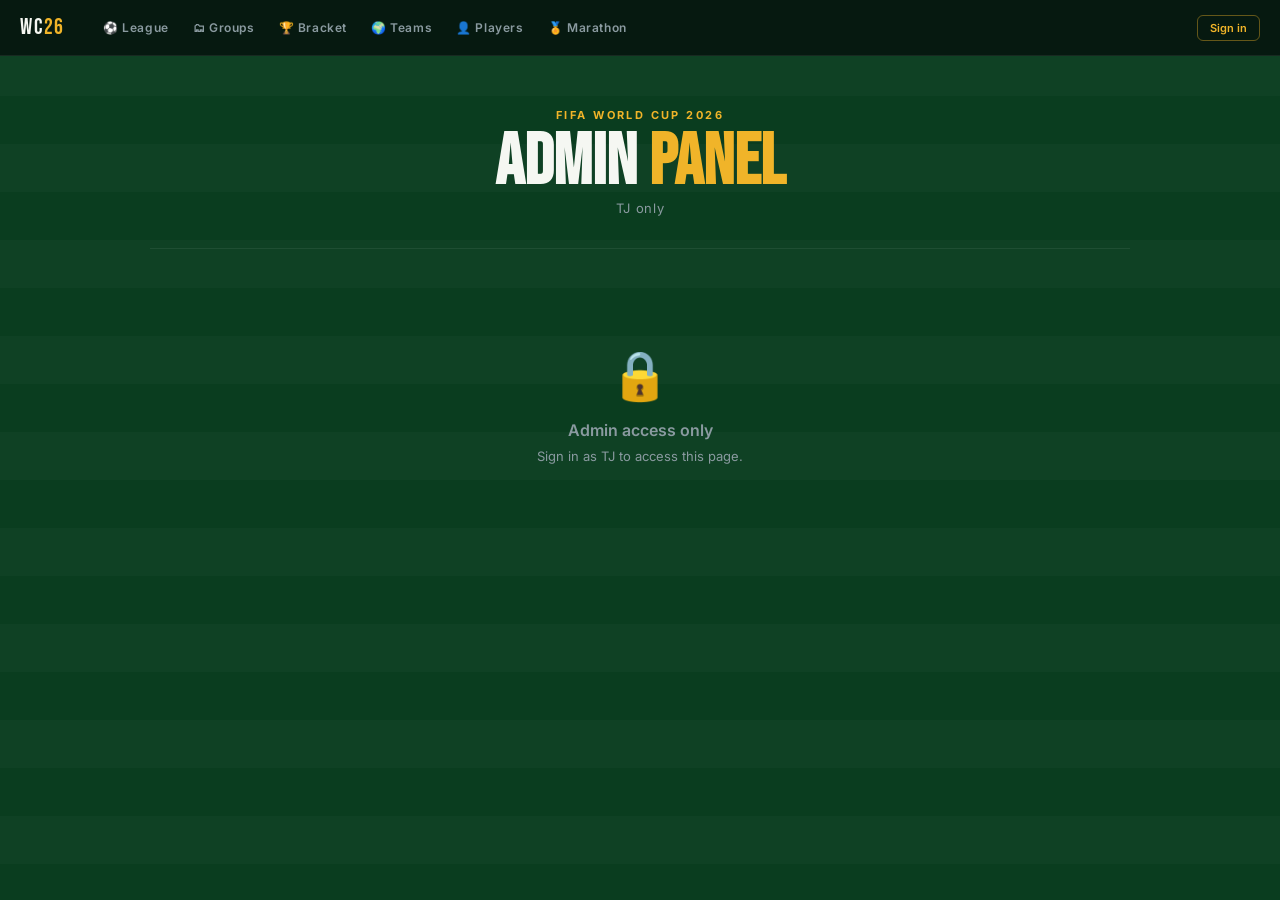
<file: admin.html>
<!DOCTYPE html>
<html lang="en">
<head>
<meta charset="UTF-8">
<meta name="viewport" content="width=device-width, initial-scale=1.0">
<title>WC 2026 – Admin</title>
<link rel="stylesheet" href="shared_styles.css">
<style>
.admin-grid { display:flex; flex-direction:column; gap:24px; }
.admin-row  { display:flex; gap:8px; flex-wrap:wrap; align-items:center; }
.admin-note { font-size:11px; color:var(--dim); margin-top:8px; }
.log-entry { background:var(--card); border:1px solid rgba(255,255,255,0.06); border-radius:8px; padding:12px 14px; margin-bottom:10px; }
.log-entry.error { border-color:rgba(224,112,112,0.3); }
.log-header { display:flex; justify-content:space-between; align-items:center; margin-bottom:6px; }
.log-time { font-size:11px; color:var(--dim); font-family:var(--mono); }
.log-trigger { font-size:10px; padding:2px 6px; border-radius:4px; background:rgba(255,255,255,0.06); color:var(--dim); text-transform:uppercase; letter-spacing:0.5px; }
.log-trigger.cron { background:rgba(59,130,246,0.15); color:#7cb3f4; }
.log-summary { font-size:12px; color:var(--text); margin-bottom:6px; }
.log-details { font-size:11px; color:var(--dim); line-height:1.6; }
.log-details .game-line { color:var(--green); }
.log-details .player-line { color:#c8d0c4; }
.log-details .unmatched-line { color:#e0a050; }
.log-details .error-line { color:#e07070; }
.log-toggle { font-size:11px; color:var(--gold); cursor:pointer; border:none; background:none; padding:0; }
.log-toggle:hover { text-decoration:underline; }
</style>
</head>
<body>
<div class="page">
  <div class="page-header">
    <div class="tourn-label">FIFA World Cup 2026</div>
    <h1>Admin <span>Panel</span></h1>
    <div class="subtitle">TJ only</div>
  </div>

  <div id="access-denied" style="display:none;text-align:center;padding:60px 20px;color:var(--dim)">
    <div style="font-size:48px;margin-bottom:16px">🔒</div>
    <div style="font-size:16px;font-weight:600;margin-bottom:8px">Admin access only</div>
    <div style="font-size:13px">Sign in as TJ to access this page.</div>
  </div>

  <div id="admin-content">
    <div class="admin-grid">

      <!-- Round Locks -->
      <div class="admin-box">
        <div class="admin-label">Round Locks</div>
        <p style="font-size:12px;color:var(--dim);margin-bottom:12px">
          Control when participants can submit predictions for each knockout round. Games also auto-lock at kickoff.
        </p>
        <div id="round-locks" style="display:flex;flex-wrap:wrap;gap:8px"></div>
        <div class="admin-note">Open a round when matchups are confirmed. Predictions also lock automatically at each game's kickoff time.</div>
      </div>

      <!-- Enter result -->
      <div class="admin-box">
        <div class="admin-label">Enter Game Result</div>
        <div class="admin-row">
          <select class="inp" id="game-sel" style="flex:2;min-width:200px" onchange="onGameSelChange()"></select>
          <input class="inp" id="result-inp" placeholder="e.g. 2-1" maxlength="6" style="width:90px" oninput="onResultInput()">
          <button class="btn btn-gold" onclick="saveResult()">Save Result</button>
          <span id="result-msg" style="font-size:12px;color:var(--green)"></span>
        </div>
        <div class="admin-row" id="advancer-row" style="display:none">
          <label style="font-size:12px;color:var(--dim)">Who advanced?</label>
          <select class="inp" id="advancer-sel" style="font-size:12px;padding:6px 8px">
            <option value="">Pick…</option>
          </select>
        </div>
        <div class="admin-note">Results auto-calculate everyone's points on the leaderboard. For knockout draws, also set who advanced.</div>
      </div>

      <!-- Auto sync -->
      <div class="admin-box">
        <div class="admin-label">⚡ Auto Sync</div>
        <p style="font-size:12px;color:var(--dim);margin-bottom:12px">
          Fetches latest scores and updates schedule, predictions, and player stats (goals, assists, cards) via ESPN. Runs automatically every 4 hours.
        </p>
        <div class="admin-row">
          <button class="btn btn-green" id="sync-btn" onclick="runSync()">⚡ Sync Now</button>
          <span id="sync-status" style="font-size:12px;color:var(--dim)"></span>
        </div>
        <div class="sync-log" id="sync-log"></div>
      </div>

      <!-- Player Sync -->
      <div class="admin-box">
        <div class="admin-label">🧑‍🤝‍🧑 Player Sync</div>
        <p style="font-size:12px;color:var(--dim);margin-bottom:12px">
          Fetches club rosters from ESPN and updates player data (name, DOB, height, weight, position, club, nationality). Processes 30 stale clubs per click.
        </p>
        <div class="admin-row">
          <button class="btn btn-green" id="psync-btn" onclick="runPlayerSync()">Sync Players</button>
          <select class="inp" id="psync-league" style="font-size:12px;padding:6px 8px">
            <option value="">All leagues</option>
            <option value="ENG.1">Premier League</option>
            <option value="ESP.1">La Liga</option>
            <option value="GER.1">Bundesliga</option>
            <option value="ITA.1">Serie A</option>
            <option value="FRA.1">Ligue 1</option>
            <option value="NOR.1">Eliteserien</option>
          </select>
          <span id="psync-status" style="font-size:12px;color:var(--dim)"></span>
        </div>
        <div class="sync-log" id="psync-log" style="display:none;max-height:200px;overflow-y:auto;margin-top:8px;font-size:11px;font-family:var(--mono);background:rgba(0,0,0,.2);border-radius:6px;padding:8px;white-space:pre-wrap"></div>
      </div>

      <!-- Manual JSON sync -->
      <div class="admin-box">
        <div class="admin-label">Manual JSON Sync</div>
        <p style="font-size:12px;color:var(--dim);margin-bottom:10px">
          If auto-sync fails, paste JSON from Claude here.
        </p>
        <textarea class="inp" id="manual-json" rows="5"
          placeholder='{"games":[...],"groups":{...},"top_scorers":[...],"bookings":[]}'
          style="width:100%;resize:vertical;font-size:11px;font-family:var(--mono)"></textarea>
        <div class="admin-row" style="margin-top:8px">
          <button class="btn btn-dim" onclick="runManualSync()">Apply JSON</button>
          <span id="manual-msg" style="font-size:12px;color:var(--green)"></span>
        </div>
      </div>

      <!-- Sync History -->
      <div class="admin-box">
        <div class="admin-label">Sync History</div>
        <div id="sync-history" style="color:var(--dim);font-size:12px">Loading...</div>
      </div>

    </div>
  </div>
</div>

<script src="shared_constants.js"></script>
<script src="shared_nav.js"></script>
<script>
injectNav('admin');

// Access control
window.addEventListener('DOMContentLoaded', () => {
  const user = getUser();
  if (user !== ADMIN) {
    document.getElementById('admin-content').style.display = 'none';
    document.getElementById('access-denied').style.display = 'block';
  } else {
    loadGames();
    loadRoundLocks();
    loadSyncHistory();
  }
});

let allGames = [];
const KO_ROUNDS = ['R32','R16','QF','SF','F'];
const KO_LABELS = {R32:'Round of 32',R16:'Round of 16',QF:'Quarter-finals',SF:'Semi-finals',F:'Final'};
let roundLocks = {};

async function loadRoundLocks() {
  try {
    const rows = await sb('sync_state?key=eq.round_locks&select=value');
    roundLocks = rows?.[0]?.value || {};
  } catch(e) { roundLocks = {}; }
  renderRoundLocks();
}

function renderRoundLocks() {
  document.getElementById('round-locks').innerHTML = KO_ROUNDS.map(r => {
    const isOpen = roundLocks[r] === 'open';
    return `<button class="btn ${isOpen ? 'btn-green' : 'btn-dim'}" style="min-width:120px;font-size:12px" onclick="toggleRoundLock('${r}')">
      ${isOpen ? '🔓' : '🔒'} ${KO_LABELS[r]} ${isOpen ? 'OPEN' : 'LOCKED'}
    </button>`;
  }).join('');
}

async function toggleRoundLock(round) {
  const isOpen = roundLocks[round] === 'open';
  roundLocks[round] = isOpen ? 'locked' : 'open';
  renderRoundLocks();
  await sbAdmin('sync_state?key=eq.round_locks', {
    method: 'PATCH',
    body: JSON.stringify({ value: roundLocks })
  });
}

async function loadGames() {
  allGames = await sb('games?select=*&order=id');
  const sel = document.getElementById('game-sel');
  const rl = {group:'GRP',R32:'R32',R16:'R16',QF:'QF',SF:'SF','3rd':'3RD',F:'FIN'};
  sel.innerHTML = allGames.map(g =>
    `<option value="${g.id}">#${g.id} [${rl[g.round]||g.round}] ${g.home} vs ${g.away}${g.result?' ('+g.result+')':''}</option>`
  ).join('');
}

function onGameSelChange() {
  onResultInput();
}

function onResultInput() {
  const gameId = parseInt(document.getElementById('game-sel').value);
  const result = document.getElementById('result-inp').value.trim();
  const game = allGames.find(g => g.id === gameId);
  const row = document.getElementById('advancer-row');
  const sel = document.getElementById('advancer-sel');

  if (game && isKnockout(game) && isDraw(result)) {
    sel.innerHTML = `<option value="">Pick…</option><option value="${game.home}">${game.home}</option><option value="${game.away}">${game.away}</option>`;
    if (game.advancer) sel.value = game.advancer;
    row.style.display = 'flex';
  } else {
    row.style.display = 'none';
  }
}

async function saveResult() {
  const gameId = parseInt(document.getElementById('game-sel').value);
  const result = document.getElementById('result-inp').value.trim();
  const msg    = document.getElementById('result-msg');
  if (!result) return;

  const game = allGames.find(g => g.id === gameId);
  const payload = { result };
  if (isKnockout(game) && isDraw(result)) {
    payload.advancer = document.getElementById('advancer-sel').value || null;
  }

  try {
    await sbAdmin(`games?id=eq.${gameId}`, { method:'PATCH', body: JSON.stringify(payload) });
    msg.textContent = '✓ Saved';
    setTimeout(() => { msg.textContent=''; loadGames(); }, 2000);
  } catch(e) { msg.textContent='Error: '+e.message; msg.style.color='var(--red)'; }
}

// ── Sync ─────────────────────────────────────────────────────────────────────
function log(msg, type='') {
  const el = document.getElementById('sync-log');
  el.style.display='block';
  const ts = new Date().toLocaleTimeString('no-NO');
  el.innerHTML += `<span class="${type}">[${ts}] ${msg}</span>\n`;
  el.scrollTop = el.scrollHeight;
}

async function applySync(parsed) {
  let gameUpdates=0;
  for(const g of (parsed.games||[])){
    if(!g.result) continue;
    await sbAdmin(`games?id=eq.${g.id}`,{method:'PATCH',body:JSON.stringify({result:g.result})});
    gameUpdates++;
  }
  if(gameUpdates) log(`✓ ${gameUpdates} game results updated`,'ok');

  // Player stats are now computed from player_matches via player_stats view
  // No manual player stat patching needed
  if(gameUpdates) await loadGames();
  log('✓ Sync complete','ok');
}

async function runSync() {
  const btn=document.getElementById('sync-btn');
  const status=document.getElementById('sync-status');
  document.getElementById('sync-log').innerHTML='';
  btn.disabled=true; btn.textContent='⏳ Syncing…';
  log('Calling sync edge function…');

  try {
    const res = await fetch(`${SB_URL}/functions/v1/sync`, {
      method: 'POST',
      headers: {
        'Authorization': `Bearer ${SB_SVC_KEY}`,
        'Content-Type': 'application/json',
      }
    });
    const data = await res.json();
    if (data.log) data.log.forEach(msg => {
      const type = msg.startsWith('✓') ? 'ok' : msg.startsWith('✗') ? 'err' : msg.includes('Unmatched') ? 'warn' : '';
      log(msg, type);
    });
    if (data.ok) {
      status.innerHTML=`<span style="color:var(--green)">✓ Synced ${new Date().toLocaleTimeString('no-NO')}</span>`;
      await loadGames();
      await loadSyncHistory();
    } else {
      throw new Error(data.error || 'Sync failed');
    }
  } catch(e){
    log('✗ '+e.message,'err');
    status.innerHTML=`<span style="color:#e07070">Failed</span>`;
  } finally {
    btn.disabled=false; btn.textContent='⚡ Sync Now';
  }
}

async function runManualSync(){
  const raw=document.getElementById('manual-json').value.trim();
  const msg=document.getElementById('manual-msg');
  if(!raw){msg.textContent='Paste JSON first';return;}
  try{
    await applySync(JSON.parse(raw));
    msg.textContent='✓ Applied!'; msg.style.color='var(--green)';
    setTimeout(()=>msg.textContent='',3000);
  }catch(e){msg.textContent='Invalid JSON: '+e.message;msg.style.color='#e07070';}
}

// ── Player Sync ──────────────────────────────────────────────────────────────
async function runPlayerSync() {
  const btn = document.getElementById('psync-btn');
  const status = document.getElementById('psync-status');
  const logEl = document.getElementById('psync-log');
  const league = document.getElementById('psync-league').value;

  btn.disabled = true; btn.textContent = '⏳ Syncing…';
  logEl.style.display = 'block';
  logEl.textContent = 'Calling sync-players edge function…\n';

  try {
    const body = { limit: 30 };
    if (league) body.league = league;

    const res = await fetch(`${SB_URL}/functions/v1/sync-players`, {
      method: 'POST',
      headers: {
        'Authorization': `Bearer ${SB_SVC_KEY}`,
        'Content-Type': 'application/json',
      },
      body: JSON.stringify(body),
    });
    const data = await res.json();
    if (data.log) data.log.forEach(msg => logEl.textContent += msg + '\n');

    if (data.ok) {
      status.innerHTML = `<span style="color:var(--green)">✓ ${data.players} players from ${data.clubs} clubs</span>`;
    } else {
      throw new Error(data.error || 'Sync failed');
    }
  } catch(e) {
    logEl.textContent += '✗ ' + e.message + '\n';
    status.innerHTML = `<span style="color:#e07070">Failed: ${e.message}</span>`;
  } finally {
    btn.disabled = false; btn.textContent = 'Sync Players';
  }
}

// ── Sync History ──────────────────────────────────────────────────────────────
async function loadSyncHistory() {
  const el = document.getElementById('sync-history');
  try {
    const logs = await sb('sync_logs?select=*&order=created_at.desc&limit=20');
    if (!logs.length) { el.textContent = 'No sync logs yet.'; return; }
    el.innerHTML = logs.map(entry => {
      const t = new Date(entry.created_at);
      const timeStr = t.toLocaleDateString('no-NO') + ' ' + t.toLocaleTimeString('no-NO');
      const triggerCls = entry.trigger === 'cron' ? ' cron' : '';
      const entryCls = entry.ok ? '' : ' error';

      let details = '';

      // Games processed
      const games = entry.games_processed || [];
      if (games.length) {
        details += games.map(g =>
          `<div class="game-line">${g.home} ${g.result} ${g.away}</div>`
        ).join('');
      }

      // Player stats
      const players = entry.player_stats || [];
      if (players.length) {
        details += players.map(p => {
          const parts = [];
          if (p.goals) parts.push(`${p.goals}G`);
          if (p.assists) parts.push(`${p.assists}A`);
          if (p.yellows) parts.push(`${p.yellows}Y`);
          if (p.reds) parts.push(`${p.reds}R`);
          return `<div class="player-line">${p.player} (${p.team}) ${parts.join(' ')}</div>`;
        }).join('');
      }

      // Unmatched
      const unmatched = entry.unmatched || [];
      if (unmatched.length) {
        details += unmatched.map(u =>
          `<div class="unmatched-line">Unmatched: ${u}</div>`
        ).join('');
      }

      // Error
      if (entry.error) {
        details += `<div class="error-line">${entry.error}</div>`;
      }

      const id = 'log-' + entry.id;
      const hasDetails = details.length > 0;

      return `<div class="log-entry${entryCls}">
        <div class="log-header">
          <span class="log-time">${timeStr}</span>
          <span class="log-trigger${triggerCls}">${entry.trigger || 'manual'}</span>
        </div>
        <div class="log-summary">${entry.ok ? '✓' : '✗'} ${entry.summary || 'No summary'}</div>
        ${hasDetails ? `<button class="log-toggle" onclick="document.getElementById('${id}').style.display=document.getElementById('${id}').style.display==='none'?'block':'none'">Show details</button>
        <div class="log-details" id="${id}" style="display:none">${details}</div>` : ''}
      </div>`;
    }).join('');
  } catch(e) {
    el.textContent = 'Error loading sync history: ' + e.message;
  }
}
</script>
</body>
</html>
</file>
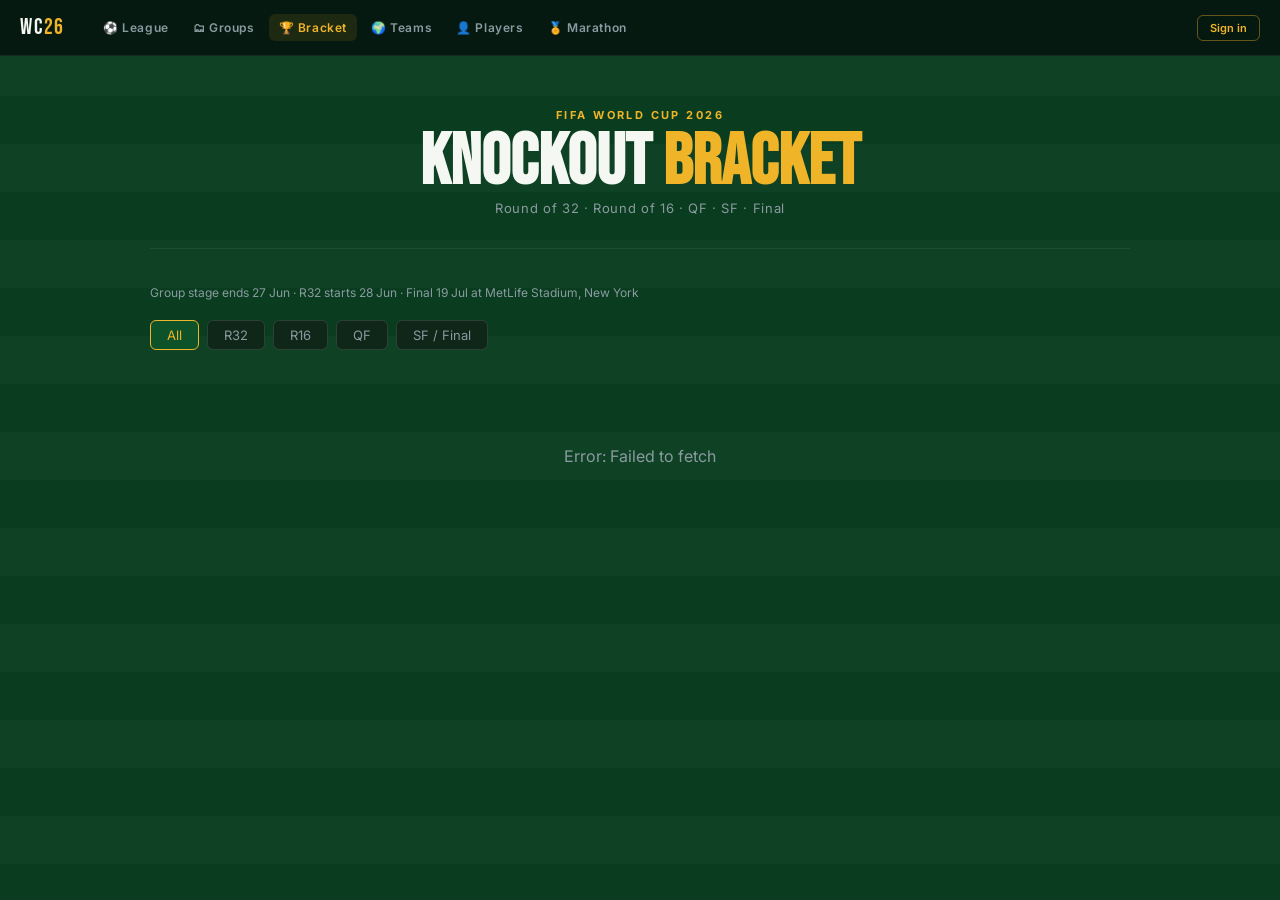
<file: bracket.html>
<!DOCTYPE html>
<html lang="en">
<head>
<meta charset="UTF-8">
<meta name="viewport" content="width=device-width, initial-scale=1.0">
<title>WC 2026 – Bracket</title>
<link rel="stylesheet" href="shared_styles.css">
<style>
.bracket-note { font-size:12px; color:var(--dim); margin-bottom:20px; }
#bracket-wrap { overflow-x:auto; padding-bottom:16px; }
.round-filters { display:flex; gap:8px; margin-bottom:16px; flex-wrap:wrap; }
.round-filters button {
  padding:6px 16px; border:1px solid rgba(255,255,255,0.12); border-radius:6px;
  background:#0e2718; color:#8a9aa0; font-family:'Inter',sans-serif; font-size:13px;
  cursor:pointer; transition:all .15s;
}
.round-filters button.active { background:#0d5228; color:#f0b429; border-color:#f0b429; }
.round-filters button:hover:not(.active) { background:#143a24; }
.compact-grid { display:grid; grid-template-columns:repeat(auto-fill,minmax(220px,1fr)); gap:12px; }
.compact-card {
  background:#0e2718; border:1px solid rgba(255,255,255,0.07); border-radius:8px;
  padding:0; overflow:hidden;
}
.compact-card .cc-header {
  background:#0d5228; padding:4px 10px; font-family:'Bebas Neue',sans-serif;
  color:#f0b429; font-size:11px; letter-spacing:0.5px;
}
.compact-card .cc-row {
  display:flex; align-items:center; padding:8px 10px; gap:6px;
}
.compact-card .cc-row+.cc-row { border-top:1px solid rgba(255,255,255,0.07); }
.compact-card .cc-slot { font-size:8px; color:#8a9aa0; width:48px; flex-shrink:0; font-family:'Inter',sans-serif; }
.compact-card .cc-team { flex:1; font-size:12px; font-family:'Inter',sans-serif; color:#f5f7f2; font-weight:600; }
.compact-card .cc-team.tbd { color:#8a9aa0; font-weight:400; font-size:10px; }
.compact-card .cc-score { font-family:'JetBrains Mono',monospace; font-size:14px; font-weight:700; color:#f0b429; }
.compact-card .cc-elim { color:#5a6a60; }
</style>
</head>
<body>
<div class="page">
  <div class="page-header">
    <div class="tourn-label">FIFA World Cup 2026</div>
    <h1>Knockout <span>Bracket</span></h1>
    <div class="subtitle">Round of 32 · Round of 16 · QF · SF · Final</div>
  </div>

  <p class="bracket-note">Group stage ends 27 Jun · R32 starts 28 Jun · Final 19 Jul at MetLife Stadium, New York</p>
  <div class="round-filters" id="round-filters">
    <button class="active" data-round="all">All</button>
    <button data-round="R32">R32</button>
    <button data-round="R16">R16</button>
    <button data-round="QF">QF</button>
    <button data-round="SF">SF / Final</button>
  </div>
  <div id="bracket-wrap"><div id="bracket" style="color:var(--dim);text-align:center;padding:40px">Loading bracket…</div></div>
</div>

<script src="shared_constants.js"></script>
<script src="shared_standings.js"></script>
<script src="shared_nav.js"></script>
<script>
injectNav('bracket');

const ROUNDS = [
  {name:'Round of 32', dates:'28 Jun–2 Jul'},
  {name:'Round of 16', dates:'4–8 Jul'},
  {name:'Quarter-finals', dates:'9–12 Jul'},
  {name:'Semi-finals', dates:'14–15 Jul'},
  {name:'Final', dates:'19 Jul'},
];

// Determine which team advanced from a knockout game
function getAdvancer(game) {
  if (!game.result) return null;
  if (game.advancer) return game.advancer;
  const [h, a] = game.result.split('-').map(Number);
  if (h > a) return game.home;
  if (a > h) return game.away;
  return null;
}

async function loadBracket() {
  try {
    const allKO = await sb('games?round=neq.group&select=id,home,away,home_slot,away_slot,kickoff,result,round,advancer,et_result,pen_result&order=id');
    const byId = {};
    allKO.forEach(g => byId[g.id] = g);

    // R32: map structure slots to actual games
    const r32Games = allKO.filter(g => g.round === 'R32');
    const r32Resolved = R32_STRUCTURE.map(slot => {
      const game = r32Games.find(g => g.home_slot === slot.top && g.away_slot === slot.bot);
      return {
        topLabel: slot.top,
        topTeam: game?.home || null,
        botLabel: slot.bot,
        botTeam: game?.away || null,
        date: slot.date,
        result: game?.result || null,
        advancer: game ? getAdvancer(game) : null,
        et_result: game?.et_result || null,
        pen_result: game?.pen_result || null,
      };

    });

    // Helper: get team name if known (not a slot placeholder)
    const teamOrNull = (name, slot) => (name && name !== slot) ? name : null;

    // R16: order must match bracket pairs (R32[0]+R32[1]→R16[0], etc.)
    // Build expected R16 order from R32 game IDs
    const r16BySlot = {};
    allKO.filter(g => g.round === 'R16').forEach(g => { r16BySlot[g.home_slot] = g; r16BySlot[g.away_slot] = g; });
    const r16Ordered = [];
    for (let i = 0; i < 16; i += 2) {
      const r32Top = r32Games.find(g => g.home_slot === R32_STRUCTURE[i].top && g.away_slot === R32_STRUCTURE[i].bot);
      if (r32Top) {
        const slot = 'W' + r32Top.id;
        r16Ordered.push(r16BySlot[slot] || null);
      } else {
        r16Ordered.push(null);
      }
    }

    // Order later rounds by following the bracket tree
    const orderBySlots = (games, prevOrdered) => {
      const bySlot = {};
      games.forEach(g => { bySlot[g.home_slot] = g; bySlot[g.away_slot] = g; });
      return prevOrdered.filter(Boolean).reduce((acc, g, i) => {
        if (i % 2 === 0) acc.push(bySlot['W' + g.id] || null);
        return acc;
      }, []);
    };
    const qfGames = allKO.filter(g => g.round === 'QF');
    const sfGames = allKO.filter(g => g.round === 'SF');
    const qfOrdered = orderBySlots(qfGames, r16Ordered);
    const sfOrdered = orderBySlots(sfGames, qfOrdered);

    const rounds = {
      R16: r16Ordered,
      QF: qfOrdered,
      SF: sfOrdered,
      F: allKO.filter(g => g.round === 'F').sort((a,b) => a.id - b.id),
      '3rd': allKO.filter(g => g.round === '3rd').sort((a,b) => a.id - b.id),
    };

    // Store for filter re-rendering
    window._bracketData = { r32: r32Resolved, rounds };
    buildBracket(r32Resolved, rounds);
  } catch(e) {
    document.getElementById('bracket').innerHTML =
      `<div style="color:var(--dim);text-align:center;padding:40px">Error: ${e.message}</div>`;
  }
}

function buildBracket(r32Data, rounds) {
  const wrap = document.getElementById('bracket');
  wrap.innerHTML = '';
  const SH=52,GAP=8,CW=148,CG=32,HDRH=44;
  const matchH=SH*2+GAP*2+8;
  const svgW=(CW+CG)*5+CG, svgH=16*matchH+HDRH+60;
  const svg=document.createElementNS('http://www.w3.org/2000/svg','svg');
  svg.setAttribute('width',svgW); svg.setAttribute('height',svgH);
  svg.style.cssText='display:block;min-width:'+svgW+'px';

  // Round headers
  ROUNDS.forEach((r,ri)=>{
    const x=CG+ri*(CW+CG);
    const rect=document.createElementNS('http://www.w3.org/2000/svg','rect');
    Object.entries({x,y:4,width:CW,height:36,rx:6,fill:'#0d5228'}).forEach(([k,v])=>rect.setAttribute(k,v));
    svg.appendChild(rect);
    [[r.name,'#f0b429',13,17],[r.dates,'#8a9aa0',9,32]].forEach(([txt,fill,fs,y])=>{
      const t=document.createElementNS('http://www.w3.org/2000/svg','text');
      Object.entries({'x':x+CW/2,y,fill,'font-size':fs,'font-family':'Bebas Neue,sans-serif','text-anchor':'middle'}).forEach(([k,v])=>t.setAttribute(k,v));
      if(fs===9)t.setAttribute('font-family','Inter,sans-serif');
      t.textContent=txt; svg.appendChild(t);
    });
  });

  function drawMatch(x,yC,tl,tt,bl,bt,result,round,opts){
    const advancer = opts?.advancer || null;
    const etResult = opts?.et_result || null;
    const penResult = opts?.pen_result || null;
    const y=yC-SH-GAP/2,h=SH*2+GAP;
    const g=document.createElementNS('http://www.w3.org/2000/svg','g');
    if(round) g.setAttribute('data-round',round);
    const card=document.createElementNS('http://www.w3.org/2000/svg','rect');
    Object.entries({x,y,width:CW,height:h,rx:6,fill:'#0e2718',stroke:'rgba(255,255,255,0.07)','stroke-width':1}).forEach(([k,v])=>card.setAttribute(k,v));
    g.appendChild(card);
    const div=document.createElementNS('http://www.w3.org/2000/svg','line');
    Object.entries({x1:x+6,y1:yC,x2:x+CW-6,y2:yC,stroke:'rgba(255,255,255,0.07)','stroke-width':1}).forEach(([k,v])=>div.setAttribute(k,v));
    g.appendChild(div);
    // Parse result scores
    let topScore=null, botScore=null;
    if(result){
      const parts=result.split('-');
      if(parts.length===2){ topScore=parts[0]; botScore=parts[1]; }
    }
    // Parse ET / penalty scores for display in brackets
    let topExtra=null, botExtra=null;
    if(penResult){
      const parts=penResult.split('-');
      if(parts.length===2){ topExtra=parts[0]+'p'; botExtra=parts[1]+'p'; }
    } else if(etResult){
      const parts=etResult.split('-');
      if(parts.length===2){ topExtra=parts[0]; botExtra=parts[1]; }
    }
    [[tl,tt,yC-SH/2,topScore,topExtra],[bl,bt,yC+SH/2,botScore,botExtra]].forEach(([lbl,name,my,score,extraScore])=>{
      const isAdv = advancer && name === advancer;
      const isElim = advancer && name && name !== advancer;
      const l=document.createElementNS('http://www.w3.org/2000/svg','text');
      Object.entries({x:x+8,y:my-6,fill:'#8a9aa0','font-size':8,'font-family':'Inter,sans-serif'}).forEach(([k,v])=>l.setAttribute(k,v));
      l.textContent=lbl; g.appendChild(l);
      const n=document.createElementNS('http://www.w3.org/2000/svg','text');
      const isTBD=!name;
      const flag = name ? (FLAG_MAP[name] || '') + ' ' : '';
      const nameFill = isTBD ? '#8a9aa0' : isElim ? '#5a6a60' : '#f5f7f2';
      Object.entries({x:x+8,y:my+8,fill:nameFill,'font-size':isTBD?10:11,'font-weight':isTBD?400:600,'font-family':'Inter,sans-serif'}).forEach(([k,v])=>n.setAttribute(k,v));
      n.textContent=isTBD?'—':flag+name; g.appendChild(n);
      if(score!==null){
        const scoreFill = isElim ? '#5a6a60' : '#f0b429';
        const scoreText = extraScore ? score + ' (' + extraScore + ')' : score;
        const s=document.createElementNS('http://www.w3.org/2000/svg','text');
        Object.entries({x:x+CW-10,y:my+8,fill:scoreFill,'font-size':extraScore?11:13,'font-weight':700,'font-family':'JetBrains Mono,monospace','text-anchor':'end'}).forEach(([k,v])=>s.setAttribute(k,v));
        s.textContent=scoreText; g.appendChild(s);
      }
    });
    svg.appendChild(g);
    return {rightX:x+CW,centerY:yC,topY:yC-SH/2+8,botY:yC+SH/2+8};
  }

  function conn(fx,fty,fby,tx,ty){
    const mx=fx+CG/2;
    const p=document.createElementNS('http://www.w3.org/2000/svg','path');
    p.setAttribute('d',`M${fx} ${fty} H${mx} V${fby} H${mx} V${ty} H${tx}`);
    p.setAttribute('fill','none'); p.setAttribute('stroke','rgba(255,255,255,0.1)'); p.setAttribute('stroke-width','1.5');
    svg.appendChild(p);
  }

  // R32
  const r32c = r32Data.map((m,i) =>
    drawMatch(CG, HDRH+matchH*i+matchH/2, m.topLabel, m.topTeam, m.botLabel, m.botTeam, m.result, 'R32', {advancer:m.advancer, et_result:m.et_result, pen_result:m.pen_result})
  );

  // R16
  const teamOrNull = (name, slot) => (name && name !== slot) ? name : null;
  const r16x=CG+CW+CG, r16c=[];
  for(let i=0;i<8;i++){
    const t=r32c[i*2],b=r32c[i*2+1],yC=(t.centerY+b.centerY)/2;
    const g = rounds.R16[i];
    const tl = g?.home_slot||('W M'+(i*2+1)), bl = g?.away_slot||('W M'+(i*2+2));
    const tt = g ? teamOrNull(g.home, g.home_slot) : null;
    const bt = g ? teamOrNull(g.away, g.away_slot) : null;
    drawMatch(r16x,yC,tl,tt,bl,bt,g?.result||null,'R16',{advancer:g?getAdvancer(g):null,et_result:g?.et_result||null,pen_result:g?.pen_result||null});
    conn(t.rightX,t.topY,t.centerY,r16x,yC-SH/2+8);
    conn(b.rightX,b.centerY,b.botY,r16x,yC+SH/2+8);
    r16c.push({rightX:r16x+CW,centerY:yC,topY:yC-SH/2+8,botY:yC+SH/2+8});
  }

  // QF
  const qfx=r16x+CW+CG, qfc=[];
  for(let i=0;i<4;i++){
    const t=r16c[i*2],b=r16c[i*2+1],yC=(t.centerY+b.centerY)/2;
    const g = rounds.QF[i];
    const tl = g?.home_slot||('W R16-'+(i*2+1)), bl = g?.away_slot||('W R16-'+(i*2+2));
    const tt = g ? teamOrNull(g.home, g.home_slot) : null;
    const bt = g ? teamOrNull(g.away, g.away_slot) : null;
    drawMatch(qfx,yC,tl,tt,bl,bt,g?.result||null,'QF',{advancer:g?getAdvancer(g):null,et_result:g?.et_result||null,pen_result:g?.pen_result||null});
    conn(t.rightX,t.topY,t.centerY,qfx,yC-SH/2+8);
    conn(b.rightX,b.centerY,b.botY,qfx,yC+SH/2+8);
    qfc.push({rightX:qfx+CW,centerY:yC,topY:yC-SH/2+8,botY:yC+SH/2+8});
  }

  // SF
  const sfx=qfx+CW+CG, sfc=[];
  for(let i=0;i<2;i++){
    const t=qfc[i*2],b=qfc[i*2+1],yC=(t.centerY+b.centerY)/2;
    const g = rounds.SF[i];
    const tl = g?.home_slot||('W QF-'+(i*2+1)), bl = g?.away_slot||('W QF-'+(i*2+2));
    const tt = g ? teamOrNull(g.home, g.home_slot) : null;
    const bt = g ? teamOrNull(g.away, g.away_slot) : null;
    drawMatch(sfx,yC,tl,tt,bl,bt,g?.result||null,'SF',{advancer:g?getAdvancer(g):null,et_result:g?.et_result||null,pen_result:g?.pen_result||null});
    conn(t.rightX,t.topY,t.centerY,sfx,yC-SH/2+8);
    conn(b.rightX,b.centerY,b.botY,sfx,yC+SH/2+8);
    sfc.push({rightX:sfx+CW,centerY:yC,topY:yC-SH/2+8,botY:yC+SH/2+8});
  }

  // Final
  const finx=sfx+CW+CG, finY=(sfc[0].centerY+sfc[1].centerY)/2;
  const fg = rounds.F[0];
  drawMatch(finx,finY,fg?.home_slot||'W SF-1',fg?teamOrNull(fg.home,fg.home_slot):null,fg?.away_slot||'W SF-2',fg?teamOrNull(fg.away,fg.away_slot):null,fg?.result||null,'F',{advancer:fg?getAdvancer(fg):null,et_result:fg?.et_result||null,pen_result:fg?.pen_result||null});
  conn(sfc[0].rightX,sfc[0].topY,sfc[0].centerY,finx,finY-SH/2+8);
  conn(sfc[1].rightX,sfc[1].centerY,sfc[1].botY,finx,finY+SH/2+8);

  const addTxt=(x,y,txt,fill,fs)=>{
    const t=document.createElementNS('http://www.w3.org/2000/svg','text');
    Object.entries({x,y,fill,'font-size':fs,'font-family':'Bebas Neue,sans-serif','text-anchor':'middle','letter-spacing':1}).forEach(([k,v])=>t.setAttribute(k,v));
    t.textContent=txt; svg.appendChild(t);
  };
  addTxt(finx+CW/2,finY-SH-GAP-6,'FINAL · 19 Jul','#f0b429',10);

  // 3rd place match
  const thirdY=finY+SH*2+GAP*4;
  const tg = rounds['3rd']?.[0];
  drawMatch(finx,thirdY,tg?.home_slot||'L SF-1',tg?teamOrNull(tg.home,tg.home_slot):null,tg?.away_slot||'L SF-2',tg?teamOrNull(tg.away,tg.away_slot):null,tg?.result||null,'F',{advancer:tg?getAdvancer(tg):null,et_result:tg?.et_result||null,pen_result:tg?.pen_result||null});
  addTxt(finx+CW/2,thirdY-SH-GAP-6,'3RD PLACE · 18 Jul','#c07840',10);

  svg.setAttribute('height',Math.max(thirdY+SH+GAP+20,svgH));
  wrap.appendChild(svg);
}

loadBracket();

function getMatchesForRound(filter) {
  const d = window._bracketData;
  if (!d) return [];
  const teamOrNull = (name, slot) => (name && name !== slot) ? name : null;
  const ROUND_NAMES = { R32:'Round of 32', R16:'Round of 16', QF:'Quarter-finals', SF:'Semi-finals / Final' };
  if (filter === 'R32') {
    return d.r32.map(m => ({
      topLabel:m.topLabel, topTeam:m.topTeam, botLabel:m.botLabel, botTeam:m.botTeam,
      result:m.result, roundName:ROUND_NAMES.R32, advancer:m.advancer, et_result:m.et_result, pen_result:m.pen_result
    }));
  }
  const extract = (arr, rnd) => (arr||[]).filter(Boolean).map(g => ({
    topLabel:g.home_slot, topTeam:teamOrNull(g.home,g.home_slot),
    botLabel:g.away_slot, botTeam:teamOrNull(g.away,g.away_slot),
    result:g.result||null, roundName:rnd, advancer:getAdvancer(g), et_result:g.et_result||null, pen_result:g.pen_result||null
  }));
  if (filter === 'R16') return extract(d.rounds.R16, ROUND_NAMES.R16);
  if (filter === 'QF') return extract(d.rounds.QF, ROUND_NAMES.QF);
  if (filter === 'SF') {
    return [
      ...extract(d.rounds.SF, 'Semi-finals'),
      ...extract(d.rounds.F, 'Final'),
      ...extract(d.rounds['3rd'], '3rd Place'),
    ];
  }
  return [];
}

function renderCompact(matches) {
  const wrap = document.getElementById('bracket');
  wrap.innerHTML = '';
  const grid = document.createElement('div');
  grid.className = 'compact-grid';
  matches.forEach(m => {
    const card = document.createElement('div');
    card.className = 'compact-card';
    let topExtra=null, botExtra=null;
    if (m.pen_result) {
      const p=m.pen_result.split('-'); if(p.length===2){topExtra=p[0]+'p';botExtra=p[1]+'p';}
    } else if (m.et_result) {
      const p=m.et_result.split('-'); if(p.length===2){topExtra=p[0];botExtra=p[1];}
    }
    const row = (label, team, score, extraScore) => {
      const flag = team ? (FLAG_MAP[team]||'') + ' ' : '';
      const isElim = m.advancer && team && team !== m.advancer;
      const teamCls = team ? (isElim ? ' cc-elim' : '') : ' tbd';
      const scoreText = score !== null ? (extraScore ? `${score} (${extraScore})` : score) : '';
      return `<div class="cc-row">
        <span class="cc-slot">${label}</span>
        <span class="cc-team${teamCls}">${team ? flag+team : '—'}</span>
        ${scoreText ? `<span class="cc-score${isElim?' cc-elim':''}">${scoreText}</span>` : ''}
      </div>`;
    };
    let topScore=null, botScore=null;
    if (m.result) { const p=m.result.split('-'); if(p.length===2){topScore=p[0];botScore=p[1];} }
    card.innerHTML = `<div class="cc-header">${m.roundName||''}</div>`
      + row(m.topLabel, m.topTeam, topScore, topExtra)
      + row(m.botLabel, m.botTeam, botScore, botExtra);
    grid.appendChild(card);
  });
  wrap.appendChild(grid);
}

// Round filter buttons
document.getElementById('round-filters').addEventListener('click', e => {
  const btn = e.target.closest('button');
  if (!btn) return;
  document.querySelectorAll('#round-filters button').forEach(b => b.classList.remove('active'));
  btn.classList.add('active');
  const round = btn.dataset.round;
  if (round === 'all') {
    const d = window._bracketData;
    if (d) buildBracket(d.r32, d.rounds);
  } else {
    renderCompact(getMatchesForRound(round));
  }
});
</script>
</body>
</html>
</file>
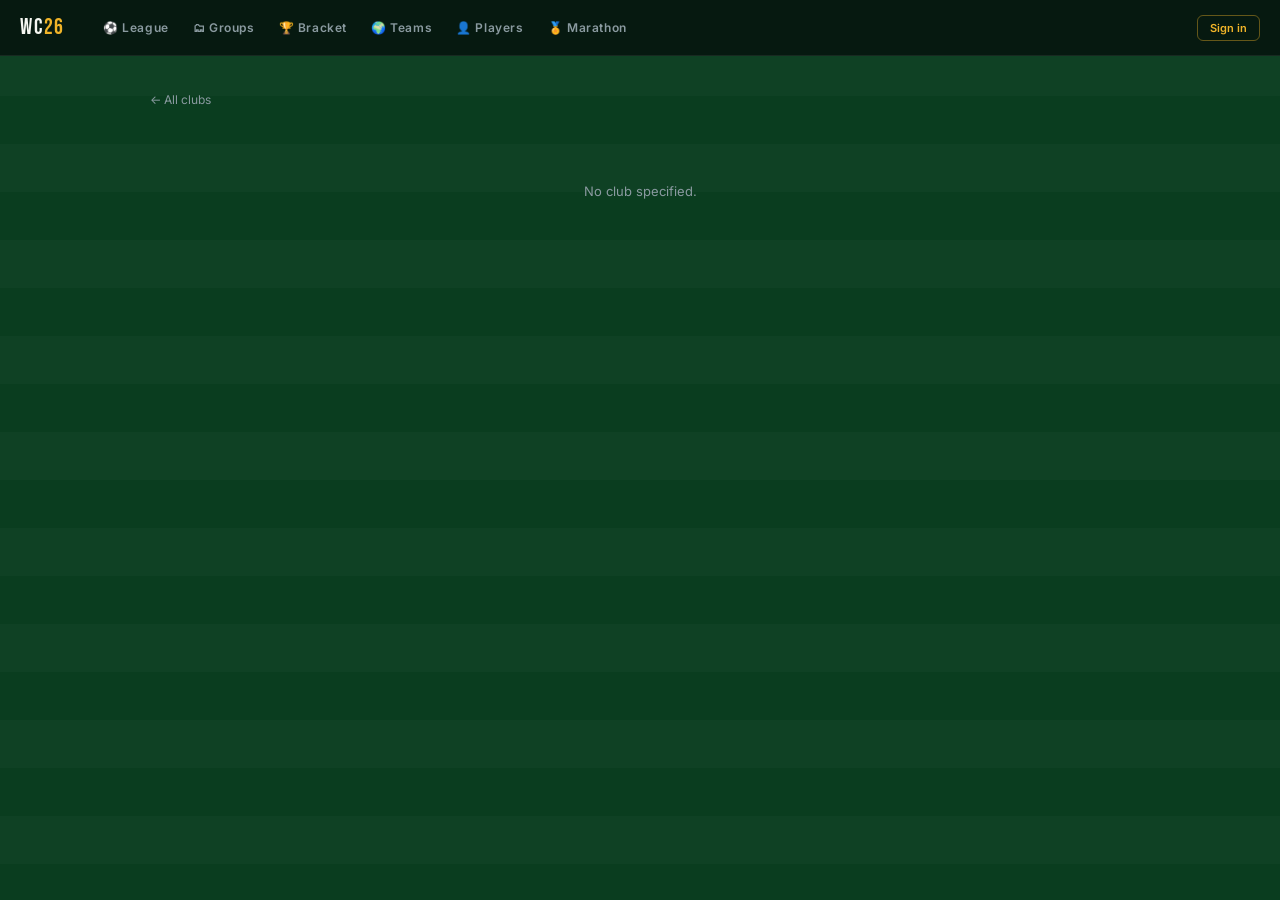
<file: club.html>
<!DOCTYPE html>
<html lang="en">
<head>
<meta charset="UTF-8">
<meta name="viewport" content="width=device-width, initial-scale=1.0">
<title>WC 2026 – Club</title>
<link rel="stylesheet" href="shared_styles.css">
<style>
/* ── Hero ─────────────────────────────────────────────────────────────── */
.club-hero {
  display: flex; align-items: center; gap: 20px;
  margin-bottom: 28px; position: relative;
}
.club-hero::after {
  content: '';
  position: absolute; bottom: -14px; left: 0; right: 0;
  height: 1px;
  background: linear-gradient(90deg, var(--accent, var(--border)), transparent 60%);
}
.hero-logo {
  width: 72px; height: 72px; object-fit: contain;
  filter: drop-shadow(0 4px 12px rgba(0,0,0,.5));
}
.hero-text { flex: 1; }
.hero-name {
  font-family: 'Bebas Neue', sans-serif;
  font-size: 36px; letter-spacing: 1px; line-height: 1;
}
.hero-league {
  font-size: 12px; color: var(--dim); margin-top: 4px;
  display: flex; align-items: center; gap: 8px;
}
.hero-league a { color: var(--dim); text-decoration: none; transition: color .15s; }
.hero-league a:hover { color: var(--gold); }
.hero-badge {
  font-family: 'JetBrains Mono', monospace;
  font-size: 10px; font-weight: 600;
  padding: 3px 8px; border-radius: 4px;
  background: rgba(255,255,255,.06); color: var(--dim);
}

/* ── Roster stats strip ───────────────────────────────────────────────── */
.roster-strip {
  display: flex; gap: 1px; margin-bottom: 24px;
  background: rgba(255,255,255,.04); border-radius: 8px; overflow: hidden;
}
.rs-cell {
  flex: 1; text-align: center; padding: 14px 8px;
  background: var(--card);
}
.rs-val {
  font-family: 'JetBrains Mono', monospace;
  font-size: 22px; font-weight: 700;
}
.rs-lbl {
  font-size: 8px; color: var(--dim);
  text-transform: uppercase; letter-spacing: .08em; margin-top: 2px;
}

/* ── Position group ───────────────────────────────────────────────────── */
.pos-group { margin-bottom: 24px; }
.pos-header {
  font-family: 'Bebas Neue', sans-serif;
  font-size: 16px; letter-spacing: .5px;
  color: var(--dim); margin-bottom: 8px;
  display: flex; align-items: center; gap: 8px;
}
.pos-header .pos-tag {
  font-family: 'JetBrains Mono', monospace;
  font-size: 10px; font-weight: 600;
  padding: 2px 8px; border-radius: 3px;
}
.pos-gk .pos-tag  { background: rgba(240,180,41,.12); color: var(--gold); }
.pos-df .pos-tag  { background: rgba(96,185,122,.1);  color: var(--green); }
.pos-mf .pos-tag  { background: rgba(122,180,240,.1); color: #7ab4f0; }
.pos-fw .pos-tag  { background: rgba(224,112,112,.1); color: #e07070; }

/* ── Player rows ──────────────────────────────────────────────────────── */
.player-row {
  display: flex; align-items: center; gap: 12px;
  padding: 8px 12px;
  border-bottom: 1px solid var(--border);
  transition: background .12s;
}
.player-row:last-child { border-bottom: none; }
.player-row:hover { background: rgba(255,255,255,.025); }

.player-photo {
  width: 36px; height: 36px; border-radius: 50%;
  object-fit: cover; background: var(--card2);
  flex-shrink: 0;
  border: 2px solid var(--border);
}
.player-main { flex: 1; min-width: 0; }
.player-name {
  font-weight: 700; font-size: 13px;
  white-space: nowrap; overflow: hidden; text-overflow: ellipsis;
}
.player-sub {
  font-size: 10px; color: var(--dim); margin-top: 1px;
  display: flex; align-items: center; gap: 6px;
}
.player-nat { font-size: 12px; }

.player-data {
  display: flex; gap: 16px; flex-shrink: 0;
  font-family: 'JetBrains Mono', monospace;
  font-size: 11px; color: var(--dim);
  text-align: right;
}
.player-data .pd-item { min-width: 36px; }
.pd-label {
  font-size: 7px; text-transform: uppercase;
  letter-spacing: .06em; opacity: .6;
}
.pd-val { font-weight: 600; color: var(--white); }

/* ── Transfers section ────────────────────────────────────────────────── */
.section-title {
  font-family: 'Bebas Neue', sans-serif;
  font-size: 20px; letter-spacing: .5px;
  color: var(--gold); margin-bottom: 12px; margin-top: 32px;
}
.xfer-grid {
  display: grid; grid-template-columns: 1fr 1fr; gap: 16px;
  margin-top: 8px;
}
.xfer-panel {
  background: var(--card); border: 1px solid var(--border);
  border-radius: 10px; overflow: hidden;
}
.xfer-panel-hdr {
  display: flex; align-items: center; gap: 8px;
  padding: 10px 14px;
  font-family: 'Bebas Neue', sans-serif;
  font-size: 15px; letter-spacing: .5px;
  border-bottom: 1px solid var(--border);
}
.xfer-panel-hdr .xfer-cnt {
  font-family: 'JetBrains Mono', monospace;
  font-size: 10px; font-weight: 600;
  padding: 2px 7px; border-radius: 3px;
}
.xfer-panel-in .xfer-panel-hdr { color: var(--green); }
.xfer-panel-in .xfer-cnt { background: rgba(96,185,122,.1); color: var(--green); }
.xfer-panel-out .xfer-panel-hdr { color: #e07070; }
.xfer-panel-out .xfer-cnt { background: rgba(224,112,112,.08); color: #e07070; }

.xfer-row {
  display: flex; align-items: center; gap: 10px;
  padding: 9px 14px;
  border-bottom: 1px solid rgba(255,255,255,.04);
  transition: background .12s;
}
.xfer-row:last-child { border-bottom: none; }
.xfer-row:hover { background: rgba(255,255,255,.02); }

.xfer-club-link {
  flex-shrink: 0; display: block;
  width: 28px; height: 28px;
  transition: transform .15s;
}
.xfer-club-link:hover { transform: scale(1.15); }
.xfer-club-logo {
  width: 28px; height: 28px; object-fit: contain;
  filter: drop-shadow(0 1px 3px rgba(0,0,0,.4));
  border-radius: 4px;
}
.xfer-info { flex: 1; min-width: 0; }
.xfer-name {
  font-weight: 600; font-size: 12px;
  white-space: nowrap; overflow: hidden; text-overflow: ellipsis;
}
.xfer-club-name {
  font-size: 10px; color: var(--dim); margin-top: 1px;
  white-space: nowrap; overflow: hidden; text-overflow: ellipsis;
}
.xfer-meta {
  flex-shrink: 0; text-align: right;
}
.xfer-fee {
  font-family: 'JetBrains Mono', monospace;
  font-size: 11px; font-weight: 600;
}
.xfer-fee-transfer { color: var(--gold); }
.xfer-fee-loan { color: #7ab4f0; }
.xfer-fee-free { color: var(--green); }
.xfer-date {
  font-family: 'JetBrains Mono', monospace;
  font-size: 9px; color: var(--dim); margin-top: 1px;
}
.xfer-empty {
  padding: 20px; text-align: center;
  font-size: 11px; color: var(--dim);
}

/* ── Season selector ──────────────────────────────────────────────────── */
.season-bar {
  display: flex; align-items: center; gap: 10px;
  margin-bottom: 24px;
}
.season-bar select {
  font-size: 13px; padding: 8px 12px;
  background: var(--card); color: var(--white);
  border: 1px solid var(--border); border-radius: 6px;
  font-family: 'JetBrains Mono', monospace; font-weight: 600;
  cursor: pointer; transition: border-color .2s;
  appearance: none;
  background-image: url("data:image/svg+xml,%3Csvg xmlns='http://www.w3.org/2000/svg' width='12' height='8' fill='%238a9aa0'%3E%3Cpath d='M1 1l5 5 5-5'/%3E%3C/svg%3E");
  background-repeat: no-repeat;
  background-position: right 10px center;
  padding-right: 28px;
}
.season-bar select:focus { border-color: var(--gold); outline: none; }
.season-bar select option { background: #071810; }
.season-bar .season-label {
  font-size: 11px; color: var(--dim);
}

/* ── Back link ────────────────────────────────────────────────────────── */
.back-link {
  display: inline-flex; align-items: center; gap: 4px;
  font-size: 12px; color: var(--dim); text-decoration: none;
  margin-bottom: 16px; transition: color .15s;
}
.back-link:hover { color: var(--gold); }

/* ── Loading ──────────────────────────────────────────────────────────── */
.status-msg {
  text-align: center; padding: 60px 20px; color: var(--dim); font-size: 13px;
}

@keyframes fadeUp {
  from { opacity: 0; transform: translateY(6px); }
  to   { opacity: 1; transform: translateY(0); }
}
.player-row { animation: fadeUp .25s ease both; }

@media (max-width: 600px) {
  .hero-logo { width: 52px; height: 52px; }
  .hero-name { font-size: 26px; }
  .player-data { gap: 10px; }
  .player-data .pd-hide { display: none; }
  .roster-strip { flex-wrap: wrap; }
  .rs-cell { flex: 1 1 25%; min-width: 70px; }
  .xfer-grid { grid-template-columns: 1fr; }
  .xfer-row { padding: 8px 10px; gap: 8px; }
}
</style>
</head>
<body>
<div class="page">
  <a href="data.html" class="back-link">&larr; All clubs</a>
  <div id="content">
    <div class="status-msg" id="status">Loading club...</div>
  </div>
</div>

<script src="shared_constants.js"></script>
<script src="shared_nav.js"></script>
<script>
injectNav('data');

const params = new URLSearchParams(location.search);
const clubId = params.get('id');
const seasonParam = params.get('season'); // e.g. "2025" or season label "2025-26"

if (!clubId) {
  document.getElementById('status').textContent = 'No club specified.';
} else {
  loadClub(clubId);
}

// Called when user changes the season dropdown
function changeSeason(val) {
  const url = new URL(location.href);
  if (val) url.searchParams.set('season', val);
  else url.searchParams.delete('season');
  location.href = url.toString();
}

function calcAge(dob) {
  if (!dob) return null;
  const d = new Date(dob), now = new Date();
  let age = now.getFullYear() - d.getFullYear();
  if (now.getMonth() < d.getMonth() || (now.getMonth() === d.getMonth() && now.getDate() < d.getDate())) age--;
  return age;
}

function posGroup(pos) {
  if (!pos) return 'MF';
  const p = pos.toUpperCase();
  if (p === 'GK' || p === 'G') return 'GK';
  if (['DF','CB','LB','RB','LWB','RWB'].includes(p)) return 'DF';
  if (['FW','CF','LW','RW','ST','SS','F'].includes(p)) return 'FW';
  return 'MF';
}

const POS_ORDER = { GK: 0, DF: 1, MF: 2, FW: 3 };
const POS_LABEL = { GK: 'Goalkeepers', DF: 'Defenders', MF: 'Midfielders', FW: 'Forwards' };

function fmtFee(t) {
  if (t.fee_eur) {
    const cls = 'xfer-fee-transfer';
    return `<div class="xfer-fee ${cls}">${t.fee_eur >= 1e6 ? '\u20AC'+(t.fee_eur/1e6).toFixed(1)+'M' : '\u20AC'+(t.fee_eur/1e3).toFixed(0)+'K'}</div>`;
  }
  const cls = t.type === 'loan' ? 'xfer-fee-loan' : t.type === 'free' ? 'xfer-fee-free' : '';
  const label = t.type === 'loan' ? 'Loan' : t.type === 'free' ? 'Free' : t.type || '';
  return `<div class="xfer-fee ${cls}">${label}</div>`;
}

function renderXferPanel(list, dir, clubId) {
  const label = dir === 'in' ? 'Players In' : 'Players Out';
  let html = `<div class="xfer-panel xfer-panel-${dir}">
    <div class="xfer-panel-hdr">${label} <span class="xfer-cnt">${list.length}</span></div>`;

  if (!list.length) {
    html += `<div class="xfer-empty">No ${dir === 'in' ? 'arrivals' : 'departures'}</div>`;
  } else {
    html += list.map(t => {
      const other = dir === 'in' ? t.from : t.to;
      const otherName = other?.name || 'Unknown';
      const otherLogo = other?.logo_url || '';
      const otherId = other?.id;
      const seasonLink = seasonParam ? `&season=${seasonParam}` : '';
      const logoHtml = otherLogo
        ? `<a href="${otherId ? 'club.html?id='+otherId+seasonLink : '#'}" class="xfer-club-link" title="${otherName}"><img class="xfer-club-logo" src="${otherLogo}" alt="${otherName}" loading="lazy" onerror="this.parentElement.style.display='none'"></a>`
        : '';
      return `<div class="xfer-row">
        ${logoHtml}
        <div class="xfer-info">
          <div class="xfer-name">${t.players?.name || '?'}</div>
          <div class="xfer-club-name">${dir === 'in' ? 'from' : 'to'} ${otherName}</div>
        </div>
        <div class="xfer-meta">
          ${fmtFee(t)}
          <div class="xfer-date">${t.transfer_date || ''}</div>
        </div>
      </div>`;
    }).join('');
  }

  html += '</div>';
  return html;
}

async function loadClub(id) {
  const status = document.getElementById('status');
  try {
    // Load club info
    const clubs = await sb(`club_teams?select=*&id=eq.${id}`);
    if (!clubs.length) { status.textContent = 'Club not found.'; return; }
    const club = clubs[0];
    document.title = `WC 2026 – ${club.name}`;

    const accent = club.color && club.color !== '000000' ? '#' + club.color : null;
    if (accent) document.documentElement.style.setProperty('--accent', accent);

    // Find league info + seasons
    let leagueName = club.league_espn_code;
    let seasons = [];
    try {
      const lg = await sb(`leagues?select=id,name,espn_code&espn_code=eq.${encodeURIComponent(club.league_espn_code)}&limit=1`);
      if (lg.length) {
        leagueName = lg[0].name;
        seasons = await sb(`seasons?select=id,label,start_date,is_current&league_id=eq.${lg[0].id}&order=start_date.desc`);
      }
    } catch(e) { console.warn('Season load error', e); }

    // Determine active season
    let activeSeason = null;
    if (seasonParam) {
      activeSeason = seasons.find(s => s.label === seasonParam || (s.start_date && s.start_date.startsWith(seasonParam)));
    }
    if (!activeSeason) {
      activeSeason = seasons.find(s => s.is_current) || seasons[0] || null;
    }

    // Load players — from club_season_players if we have historical data, else current_club_id
    let players = [];
    if (activeSeason) {
      // Try season-specific roster first
      const csp = await sb(`club_season_players?select=position,players!inner(id,name,short_name,primary_position,date_of_birth,height_cm,weight_kg,image_url,espn_id,national_teams:nationality_id(name,flag_emoji))&club_id=eq.${id}&season_id=eq.${activeSeason.id}&order=players(name)`);
      if (csp.length) {
        players = csp.map(r => ({ ...r.players, primary_position: r.position || r.players.primary_position }));
      }
    }
    // Fallback to current roster
    if (!players.length) {
      players = await sb(`players?select=id,name,short_name,primary_position,date_of_birth,height_cm,weight_kg,image_url,espn_id,national_teams:nationality_id(name,flag_emoji)&current_club_id=eq.${id}&order=name`);
    }

    // Load transfers filtered by season
    let transferQuery = `transfers?select=*,players!transfers_player_id_fkey(name,image_url),from:club_teams!transfers_from_club_id_fkey(id,name,logo_url),to:club_teams!transfers_to_club_id_fkey(id,name,logo_url)&or=(from_club_id.eq.${id},to_club_id.eq.${id})`;
    if (activeSeason) {
      transferQuery += `&season_id=eq.${activeSeason.id}`;
    }
    transferQuery += `&order=transfer_date.desc.nullslast&limit=50`;
    const transfers = await sb(transferQuery);

    // Group players by position
    const groups = { GK: [], DF: [], MF: [], FW: [] };
    players.forEach(p => {
      const g = posGroup(p.primary_position);
      groups[g].push(p);
    });

    // Roster stats
    const withDob = players.filter(p => p.date_of_birth);
    const avgAge = withDob.length
      ? (withDob.reduce((s, p) => s + calcAge(p.date_of_birth), 0) / withDob.length).toFixed(1)
      : '-';
    const withHeight = players.filter(p => p.height_cm);
    const avgHeight = withHeight.length
      ? Math.round(withHeight.reduce((s, p) => s + p.height_cm, 0) / withHeight.length)
      : '-';
    const nationalities = new Set(players.map(p => p.national_teams?.name).filter(Boolean)).size;

    // Season dropdown
    const seasonOpts = seasons.map(s => {
      const val = s.start_date ? s.start_date.slice(0,4) : s.label;
      const selected = activeSeason && s.id === activeSeason.id ? 'selected' : '';
      return `<option value="${val}" ${selected}>${s.label}${s.is_current ? ' (current)' : ''}</option>`;
    }).join('');

    let html = `
      <div class="club-hero">
        <img class="hero-logo" src="${club.logo_url || ''}" alt="" onerror="this.style.display='none'">
        <div class="hero-text">
          <div class="hero-name">${club.name}</div>
          <div class="hero-league">
            <a href="data.html">${leagueName}</a>
            <span class="hero-badge">${club.short_name || club.league_espn_code}</span>
            ${club.country_code ? `<span class="hero-badge">${club.country_code}</span>` : ''}
          </div>
        </div>
      </div>

      ${seasons.length ? `<div class="season-bar">
        <span class="season-label">Season</span>
        <select onchange="changeSeason(this.value)">${seasonOpts}</select>
      </div>` : ''}

      <div class="roster-strip">
        <div class="rs-cell"><div class="rs-val">${players.length}</div><div class="rs-lbl">Players</div></div>
        <div class="rs-cell"><div class="rs-val">${avgAge}</div><div class="rs-lbl">Avg Age</div></div>
        <div class="rs-cell"><div class="rs-val">${avgHeight === '-' ? '-' : avgHeight + ' cm'}</div><div class="rs-lbl">Avg Height</div></div>
        <div class="rs-cell"><div class="rs-val">${nationalities}</div><div class="rs-lbl">Nations</div></div>
        <div class="rs-cell"><div class="rs-val">${groups.GK.length}</div><div class="rs-lbl">GK</div></div>
        <div class="rs-cell"><div class="rs-val">${groups.DF.length}</div><div class="rs-lbl">DEF</div></div>
        <div class="rs-cell"><div class="rs-val">${groups.MF.length}</div><div class="rs-lbl">MID</div></div>
        <div class="rs-cell"><div class="rs-val">${groups.FW.length}</div><div class="rs-lbl">FWD</div></div>
      </div>
    `;

    // Render position groups
    for (const [g, label] of Object.entries(POS_LABEL)) {
      const list = groups[g];
      if (!list.length) continue;
      html += `<div class="pos-group pos-${g.toLowerCase()}">
        <div class="pos-header">${label} <span class="pos-tag">${list.length}</span></div>`;
      html += list.map((p, i) => {
        const age = calcAge(p.date_of_birth);
        const nat = p.national_teams;
        return `<div class="player-row" style="animation-delay:${i * 30}ms">
          <img class="player-photo" src="${p.image_url || ''}" alt="" loading="lazy" onerror="this.src='data:image/svg+xml,<svg xmlns=%22http://www.w3.org/2000/svg%22 viewBox=%220 0 36 36%22><rect fill=%22%23112b1a%22 width=%2236%22 height=%2236%22/></svg>'">
          <div class="player-main">
            <div class="player-name">${p.name}</div>
            <div class="player-sub">
              ${nat ? `<span class="player-nat">${nat.flag_emoji || ''}</span> ${nat.name || ''}` : ''}
            </div>
          </div>
          <div class="player-data">
            <div class="pd-item">
              <div class="pd-label">Pos</div>
              <div class="pd-val">${p.primary_position || '-'}</div>
            </div>
            <div class="pd-item">
              <div class="pd-label">Age</div>
              <div class="pd-val">${age !== null ? age : '-'}</div>
            </div>
            <div class="pd-item pd-hide">
              <div class="pd-label">Ht</div>
              <div class="pd-val">${p.height_cm || '-'}</div>
            </div>
            <div class="pd-item pd-hide">
              <div class="pd-label">Wt</div>
              <div class="pd-val">${p.weight_kg || '-'}</div>
            </div>
          </div>
        </div>`;
      }).join('');
      html += '</div>';
    }

    // Transfers — split into IN / OUT panels
    const xferIn = transfers.filter(t => String(t.to_club_id) === String(id));
    const xferOut = transfers.filter(t => String(t.from_club_id) === String(id));

    html += `<div class="section-title">Transfers${activeSeason ? ' — ' + activeSeason.label : ''}</div>`;
    html += `<div class="xfer-grid">`;
    html += renderXferPanel(xferIn, 'in', id);
    html += renderXferPanel(xferOut, 'out', id);
    html += `</div>`;

    document.getElementById('content').innerHTML = html;
  } catch(e) {
    status.textContent = 'Error: ' + e.message;
    console.error(e);
  }
}
</script>
</body>
</html>
</file>
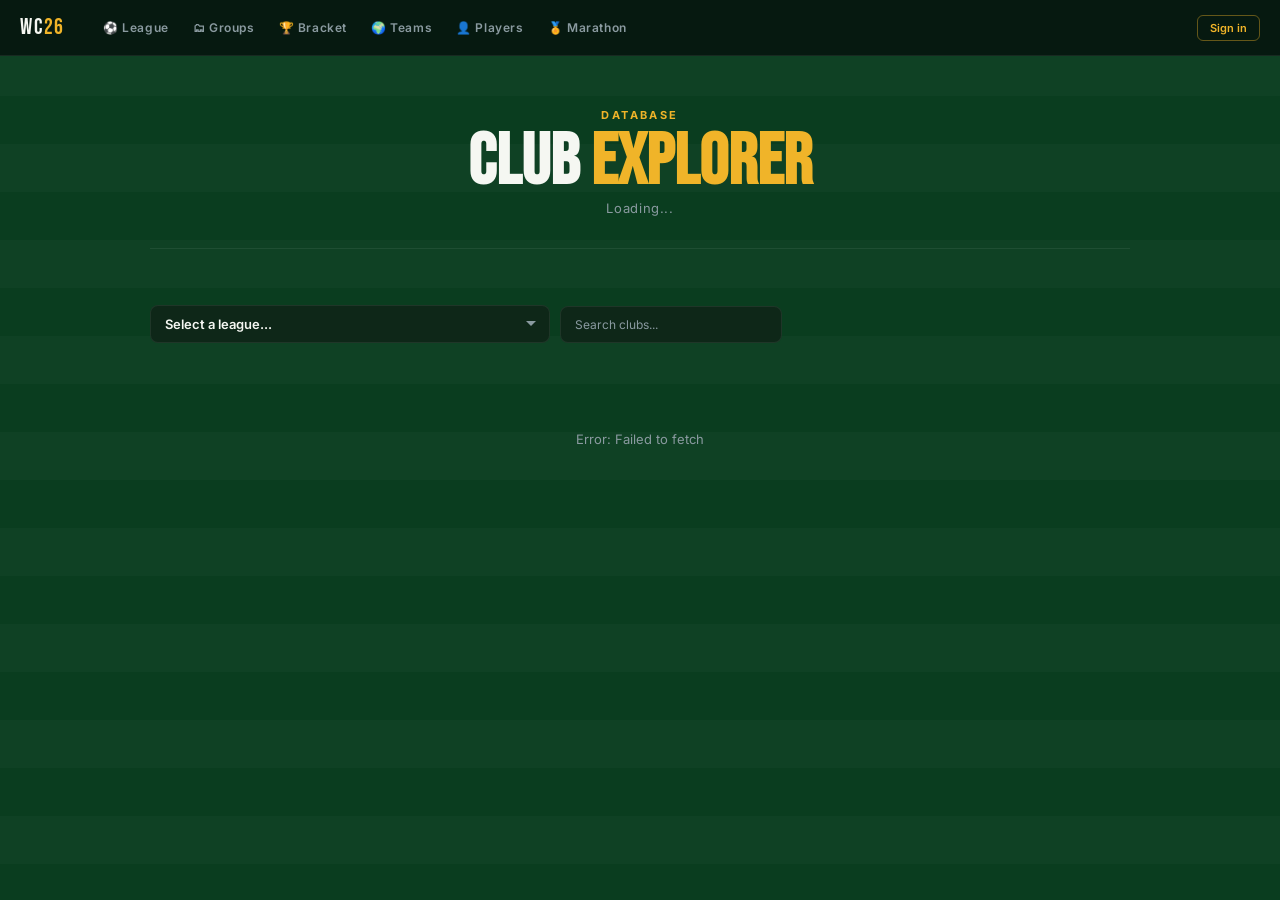
<file: data.html>
<!DOCTYPE html>
<html lang="en">
<head>
<meta charset="UTF-8">
<meta name="viewport" content="width=device-width, initial-scale=1.0">
<title>WC 2026 – Clubs</title>
<link rel="stylesheet" href="shared_styles.css">
<style>
/* ── League selector ──────────────────────────────────────────────────── */
.league-bar {
  display: flex; gap: 10px; flex-wrap: wrap; align-items: center;
  margin-bottom: 28px;
}
.league-bar select {
  flex: 1; min-width: 200px; max-width: 400px;
  font-size: 13px; padding: 10px 14px;
  background: var(--card); color: var(--white);
  border: 1px solid var(--border); border-radius: 8px;
  font-family: 'Inter', sans-serif; font-weight: 600;
  cursor: pointer; transition: border-color .2s;
  appearance: none;
  background-image: url("data:image/svg+xml,%3Csvg xmlns='http://www.w3.org/2000/svg' width='12' height='8' fill='%238a9aa0'%3E%3Cpath d='M1 1l5 5 5-5'/%3E%3C/svg%3E");
  background-repeat: no-repeat;
  background-position: right 12px center;
}
.league-bar select:focus { border-color: var(--gold); outline: none; }
.league-bar select option { background: #071810; }
.league-info {
  font-size: 12px; color: var(--dim);
  font-family: 'JetBrains Mono', monospace;
  display: flex; align-items: center; gap: 6px;
}
.league-info .val { color: var(--gold); font-weight: 600; }
.search-box {
  flex: 0 0 auto; min-width: 180px;
  font-size: 12px; padding: 10px 14px;
  background: var(--card); color: var(--white);
  border: 1px solid var(--border); border-radius: 8px;
  font-family: 'Inter', sans-serif;
  transition: border-color .2s;
}
.search-box:focus { border-color: var(--gold); outline: none; }
.search-box::placeholder { color: var(--dim); }

/* ── Category pills ───────────────────────────────────────────────────── */
.cat-pills {
  display: flex; gap: 4px; flex-wrap: wrap; margin-bottom: 20px;
}
.cat-pill {
  font-size: 10px; font-weight: 700; letter-spacing: .06em;
  text-transform: uppercase; padding: 5px 12px;
  border-radius: 20px; cursor: pointer;
  background: rgba(255,255,255,.04); color: var(--dim);
  border: 1px solid transparent;
  transition: all .2s;
}
.cat-pill:hover { color: var(--white); background: rgba(255,255,255,.07); }
.cat-pill.active { color: var(--gold); background: rgba(240,180,41,.08); border-color: rgba(240,180,41,.2); }
.cat-pill .pill-cnt {
  font-family: 'JetBrains Mono', monospace;
  font-size: 9px; margin-left: 4px; opacity: .6;
}

/* ── Club grid ────────────────────────────────────────────────────────── */
.clubs-grid {
  display: grid;
  grid-template-columns: repeat(auto-fill, minmax(220px, 1fr));
  gap: 10px;
}
.club-card {
  background: var(--card);
  border: 1px solid var(--border);
  border-radius: 10px;
  padding: 16px;
  display: flex; align-items: center; gap: 12px;
  text-decoration: none; color: inherit;
  transition: transform .15s, border-color .2s, box-shadow .2s;
  position: relative;
  overflow: hidden;
}
.club-card::before {
  content: '';
  position: absolute; top: 0; left: 0; right: 0; height: 2px;
  background: var(--club-color, transparent);
  opacity: 0; transition: opacity .2s;
}
.club-card:hover {
  transform: translateY(-2px);
  border-color: rgba(255,255,255,.12);
  box-shadow: 0 8px 24px rgba(0,0,0,.3);
}
.club-card:hover::before { opacity: 1; }
.club-logo {
  width: 40px; height: 40px; object-fit: contain;
  flex-shrink: 0;
  filter: drop-shadow(0 2px 4px rgba(0,0,0,.4));
}
.club-info { flex: 1; min-width: 0; }
.club-name {
  font-weight: 700; font-size: 13px;
  white-space: nowrap; overflow: hidden; text-overflow: ellipsis;
}
.club-meta {
  font-size: 10px; color: var(--dim); margin-top: 2px;
  font-family: 'JetBrains Mono', monospace;
}
.club-count {
  font-family: 'JetBrains Mono', monospace;
  font-size: 11px; color: var(--dim);
  flex-shrink: 0;
}

/* ── Empty / loading ──────────────────────────────────────────────────── */
.status-msg {
  text-align: center; padding: 60px 20px; color: var(--dim); font-size: 13px;
}
@keyframes fadeUp {
  from { opacity: 0; transform: translateY(8px); }
  to   { opacity: 1; transform: translateY(0); }
}
.club-card { animation: fadeUp .3s ease both; }

@media (max-width: 600px) {
  .clubs-grid { grid-template-columns: 1fr 1fr; gap: 8px; }
  .club-card { padding: 12px 10px; gap: 8px; }
  .club-logo { width: 32px; height: 32px; }
  .club-name { font-size: 12px; }
  .league-bar { flex-direction: column; }
  .league-bar select, .search-box { min-width: 100%; max-width: 100%; }
}
</style>
</head>
<body>
<div class="page">
  <div class="page-header">
    <div class="tourn-label">Database</div>
    <h1>Club <span>Explorer</span></h1>
    <div class="subtitle" id="subtitle">Loading...</div>
  </div>

  <div class="cat-pills" id="cats"></div>

  <div class="league-bar">
    <select id="league-select" onchange="onLeagueChange()">
      <option value="">Select a league...</option>
    </select>
    <select id="season-select" onchange="renderClubs()" style="display:none">
      <option value="">All seasons</option>
    </select>
    <input type="text" class="search-box" id="search" placeholder="Search clubs..." oninput="renderClubs()">
    <div class="league-info" id="league-info"></div>
  </div>

  <div class="clubs-grid" id="grid"></div>
  <div class="status-msg" id="status">Loading clubs...</div>
</div>

<script src="shared_constants.js"></script>
<script src="shared_nav.js"></script>
<script>
injectNav('data');

let allLeagues = [];
let allClubs = [];
let allSeasons = [];
let playerCounts = {};
let activeCategory = '';

async function init() {
  try {
    const [leagues, clubs, players, seasons] = await Promise.all([
      sb('leagues?select=id,espn_code,name,category&order=category,name'),
      sb('club_teams?select=id,name,short_name,league_espn_code,logo_url,color,espn_team_id&order=name'),
      sb('players?select=current_club_id&current_club_id=not.is.null'),
      sb('seasons?select=id,league_id,label,start_date,is_current&order=start_date.desc'),
    ]);

    allLeagues = leagues;
    allClubs = clubs;
    allSeasons = seasons;

    players.forEach(p => {
      playerCounts[p.current_club_id] = (playerCounts[p.current_club_id] || 0) + 1;
    });

    document.getElementById('subtitle').textContent =
      `${leagues.length} leagues \u00B7 ${clubs.length} clubs \u00B7 ${players.length} players`;

    renderCategories();
    populateLeagues();
    document.getElementById('status').textContent = 'Select a league to browse clubs';
  } catch(e) {
    document.getElementById('status').textContent = 'Error: ' + e.message;
  }
}

function renderCategories() {
  const cats = {};
  allLeagues.forEach(l => {
    const c = l.category || 'other';
    cats[c] = (cats[c] || 0) + 1;
  });

  const el = document.getElementById('cats');
  const labels = { domestic_league: 'Leagues', domestic_cup: 'Cups', continental_club: 'Continental', international_tournament: 'Int\'l', international_qualifying: 'Qualifiers' };

  el.innerHTML = `<div class="cat-pill active" onclick="filterCat('')">All<span class="pill-cnt">${allLeagues.length}</span></div>` +
    Object.entries(cats).map(([c, n]) =>
      `<div class="cat-pill" onclick="filterCat('${c}')">${labels[c] || c}<span class="pill-cnt">${n}</span></div>`
    ).join('');
}

function filterCat(cat) {
  activeCategory = cat;
  document.querySelectorAll('.cat-pill').forEach(p => p.classList.remove('active'));
  event.target.closest('.cat-pill').classList.add('active');
  populateLeagues();
  document.getElementById('grid').innerHTML = '';
  document.getElementById('status').textContent = 'Select a league to browse clubs';
  document.getElementById('league-info').innerHTML = '';
}

function populateLeagues() {
  const sel = document.getElementById('league-select');
  const filtered = activeCategory
    ? allLeagues.filter(l => l.category === activeCategory)
    : allLeagues;

  sel.innerHTML = `<option value="">Select a league (${filtered.length})...</option>` +
    filtered.map(l => {
      const clubCount = allClubs.filter(c => c.league_espn_code === l.espn_code).length;
      return `<option value="${l.espn_code}">${l.name} (${clubCount})</option>`;
    }).join('');
}

function onLeagueChange() {
  document.getElementById('search').value = '';
  populateSeasons();
  renderClubs();
}

function populateSeasons() {
  const code = document.getElementById('league-select').value;
  const sel = document.getElementById('season-select');

  if (!code) {
    sel.style.display = 'none';
    sel.innerHTML = '<option value="">All seasons</option>';
    return;
  }

  const league = allLeagues.find(l => l.espn_code === code);
  if (!league) { sel.style.display = 'none'; return; }

  const leagueSeasons = allSeasons.filter(s => s.league_id === league.id);
  if (!leagueSeasons.length) { sel.style.display = 'none'; return; }

  // Default to current or latest
  const current = leagueSeasons.find(s => s.is_current) || leagueSeasons[0];

  sel.innerHTML = leagueSeasons.map(s => {
    const val = s.start_date ? s.start_date.slice(0, 4) : s.label;
    const selected = s.id === current.id ? 'selected' : '';
    return `<option value="${val}" ${selected}>${s.label}${s.is_current ? ' *' : ''}</option>`;
  }).join('');
  sel.style.display = '';
}

function renderClubs() {
  const code = document.getElementById('league-select').value;
  const search = document.getElementById('search').value.toLowerCase();
  const grid = document.getElementById('grid');
  const status = document.getElementById('status');
  const info = document.getElementById('league-info');

  if (!code && !search) {
    grid.innerHTML = '';
    status.textContent = 'Select a league to browse clubs';
    info.innerHTML = '';
    return;
  }

  let clubs = allClubs;
  if (code) clubs = clubs.filter(c => c.league_espn_code === code);
  if (search) clubs = clubs.filter(c => c.name.toLowerCase().includes(search) || (c.short_name||'').toLowerCase().includes(search));

  if (!clubs.length) {
    grid.innerHTML = '';
    status.textContent = search ? 'No clubs match your search' : 'No clubs in this league';
    info.innerHTML = '';
    return;
  }

  status.textContent = '';
  const totalPlayers = clubs.reduce((s, c) => s + (playerCounts[c.id] || 0), 0);
  info.innerHTML = `<span class="val">${clubs.length}</span> clubs <span class="val">${totalPlayers}</span> players`;

  const seasonVal = document.getElementById('season-select').value;
  const seasonQ = seasonVal ? `&season=${seasonVal}` : '';

  grid.innerHTML = clubs.map((c, i) => {
    const count = playerCounts[c.id] || 0;
    const color = c.color && c.color !== '000000' ? '#' + c.color : '';
    const style = color ? `style="--club-color:${color}; animation-delay:${Math.min(i * 20, 400)}ms"` : `style="animation-delay:${Math.min(i * 20, 400)}ms"`;
    return `<a href="club.html?id=${c.id}${seasonQ}" class="club-card" ${style}>
      <img class="club-logo" src="${c.logo_url || ''}" alt="" loading="lazy" onerror="this.style.display='none'">
      <div class="club-info">
        <div class="club-name">${c.name}</div>
        <div class="club-meta">${c.short_name || ''}</div>
      </div>
      ${count ? `<div class="club-count">${count}</div>` : ''}
    </a>`;
  }).join('');
}

init();
</script>
</body>
</html>
</file>
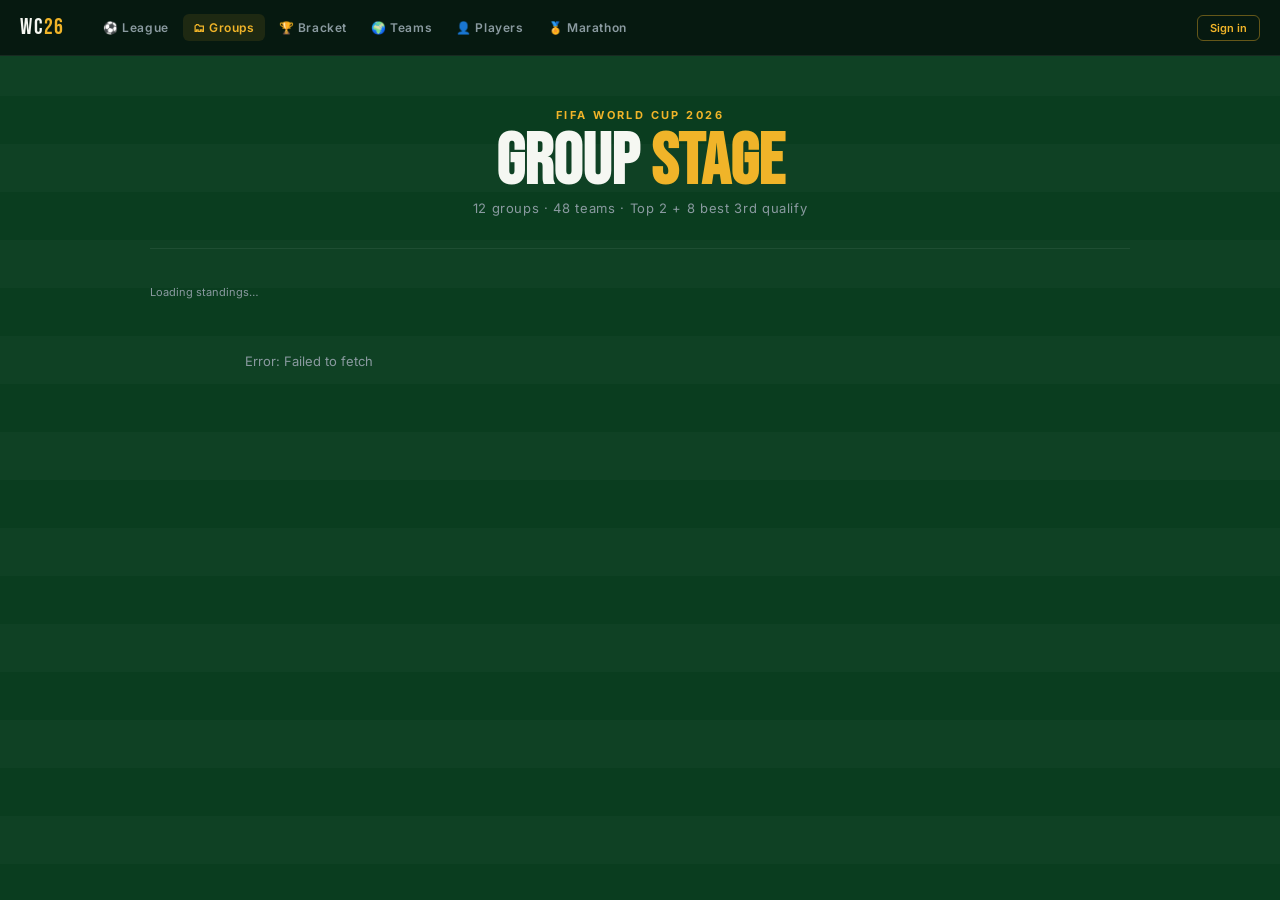
<file: groups.html>
<!DOCTYPE html>
<html lang="en">
<head>
<meta charset="UTF-8">
<meta name="viewport" content="width=device-width, initial-scale=1.0">
<title>WC 2026 – Group Stage</title>
<link rel="stylesheet" href="shared_styles.css">
<style>
.groups-grid { display: grid; grid-template-columns: repeat(auto-fill, minmax(295px, 1fr)); gap: 12px; }
.groups-meta { font-size: 11px; color: var(--dim); margin-bottom: 14px; }
.loading { color: var(--dim); font-size: 13px; text-align: center; padding: 40px; }
.best3-section { margin-top: 28px; }
.best3-title {
  font-family:'Bebas Neue',sans-serif; font-size:18px; letter-spacing:.06em;
  color:var(--gold); margin-bottom:10px; display:flex; align-items:center; gap:10px;
}
.best3-title::after { content:''; flex:1; height:1px; background:var(--border); }
.best3-table { width:100%; border-collapse:collapse; font-size:12px; }
.best3-table th {
  background:#0d3320; color:var(--dim); font-weight:700; font-size:10px;
  letter-spacing:.08em; text-transform:uppercase; padding:8px 10px; text-align:left;
}
.best3-table td { padding:8px 10px; border-bottom:1px solid var(--border); }
.best3-table tr.qualify td { border-left:2px solid var(--green); }
.best3-table tr.eliminated td { opacity:.4; }
.best3-table .td-grp { font-family:'Bebas Neue',sans-serif; color:var(--gold); font-size:14px; }
.best3-table .td-stat { font-family:'JetBrains Mono',monospace; color:var(--dim); text-align:center; }
</style>
</head>
<body>
<div class="page">
  <div class="page-header">
    <div class="tourn-label">FIFA World Cup 2026</div>
    <h1>Group <span>Stage</span></h1>
    <div class="subtitle">12 groups · 48 teams · Top 2 + 8 best 3rd qualify</div>
  </div>

  <div class="groups-meta" id="groups-meta">Loading standings…</div>
  <div class="groups-grid" id="groups-grid"><div class="loading">Loading…</div></div>

  <div class="best3-section" id="best3-section" style="display:none">
    <div class="best3-title">8 Best Third-Place Teams</div>
    <div style="overflow-x:auto">
      <table class="best3-table">
        <thead><tr>
          <th>Grp</th><th>Team</th><th>P</th><th>W</th><th>D</th><th>L</th><th>GF</th><th>GA</th><th>GD</th><th>Pts</th><th></th>
        </tr></thead>
        <tbody id="best3-tbody"></tbody>
      </table>
    </div>
  </div>
</div>

<script src="shared_constants.js"></script>
<script src="shared_standings.js"></script>
<script src="shared_nav.js"></script>
<script>
injectNav('groups');

async function loadGroups() {
  const meta = document.getElementById('groups-meta');
  const grid = document.getElementById('groups-grid');

  try {
    const [teams, schedule] = await Promise.all([
      loadTournamentTeams(),
      sb('schedule?select=home_team,away_team,home_score,away_score,status,group_name&order=id')
    ]);

    const groups = computeStandings(teams, schedule);
    const qualGroups = qualifyingThirdGroups(groups);

    grid.innerHTML = '';
    const letters = Object.keys(groups).sort();
    letters.forEach(letter => {
      grid.appendChild(buildGroupCard(letter, groups[letter], qualGroups));
    });

    const ft = schedule.filter(m => m.status === 'FT' && m.group_name).length;
    meta.textContent = `${ft} of 72 matches played · Standings from Supabase · 🟢 qualifies · 🟡 possible best 3rd`;

    // Render best 3rd-place table
    renderBest3rd(groups, qualGroups);
  } catch(e) {
    grid.innerHTML = `<div class="loading">Error: ${e.message}</div>`;
  }
}

function buildGroupCard(letter, teams, qualGroups) {
  const isNorwayGroup = teams.some(t => t.name.toLowerCase() === 'norway');
  const div = document.createElement('div');
  div.className = `group-card${isNorwayGroup ? ' norway' : ''}`;
  div.innerHTML = `
    <div class="group-hdr">Group ${letter}${isNorwayGroup ? ' 🇳🇴' : ''}</div>
    <div class="group-col-hdr">
      <span style="padding-left:10px">Team</span>
      <span>P</span><span>W</span><span>D</span><span>L</span><span>GF</span><span>GA</span><span>Pts</span>
    </div>
    ${teams.map((t, i) => {
      const isNor = t.name.toLowerCase() === 'norway';
      let cls = 'group-row', bar = '';
      if (i < 2 && t.pld > 0) { cls += ' qualify'; bar = '<span class="qbar qbar-g"></span>'; }
      else if (i === 2 && t.pld > 0) {
        if (qualGroups.has(letter)) { cls += ' maybe'; bar = '<span class="qbar qbar-y"></span>'; }
      }
      return `<div class="${cls}">${bar}
        <span style="padding-left:10px;font-weight:${isNor ? 700 : 400}">${FLAG_MAP[t.name] || ''} ${t.name}${isNor ? ' 🇳🇴' : ''}</span>
        <span style="color:var(--dim)">${t.pld}</span><span style="color:var(--dim)">${t.w}</span>
        <span style="color:var(--dim)">${t.d}</span><span style="color:var(--dim)">${t.l}</span>
        <span style="color:var(--dim)">${t.gf}</span><span style="color:var(--dim)">${t.ga}</span>
        <span class="gpts${t.pts === 0 ? ' zero' : ''}">${t.pts}</span>
      </div>`;
    }).join('')}`;
  return div;
}

function renderBest3rd(groups, qualGroups) {
  const thirds = bestThirdPlaces(groups);
  // Only show if at least one 3rd-place team has played
  if (!thirds.some(t => t.pld > 0)) return;

  document.getElementById('best3-section').style.display = '';
  document.getElementById('best3-tbody').innerHTML = thirds.map((t, i) => {
    const qual = i < 8;
    const gd = t.gf - t.ga;
    return `<tr class="${qual ? 'qualify' : 'eliminated'}">
      <td class="td-grp">${t.fromGroup}</td>
      <td style="font-weight:600">${FLAG_MAP[t.name] || ''} ${t.name}</td>
      <td class="td-stat">${t.pld}</td><td class="td-stat">${t.w}</td>
      <td class="td-stat">${t.d}</td><td class="td-stat">${t.l}</td>
      <td class="td-stat">${t.gf}</td><td class="td-stat">${t.ga}</td>
      <td class="td-stat" style="color:${gd > 0 ? 'var(--green)' : gd < 0 ? '#e07070' : 'var(--dim)'}">${gd > 0 ? '+' : ''}${gd}</td>
      <td class="td-stat" style="font-weight:700;color:var(--white)">${t.pts}</td>
      <td style="font-size:10px">${qual ? '✅ Qualifies' : ''}</td>
    </tr>`;
  }).join('');
}

loadGroups();
</script>
</body>
</html>
</file>
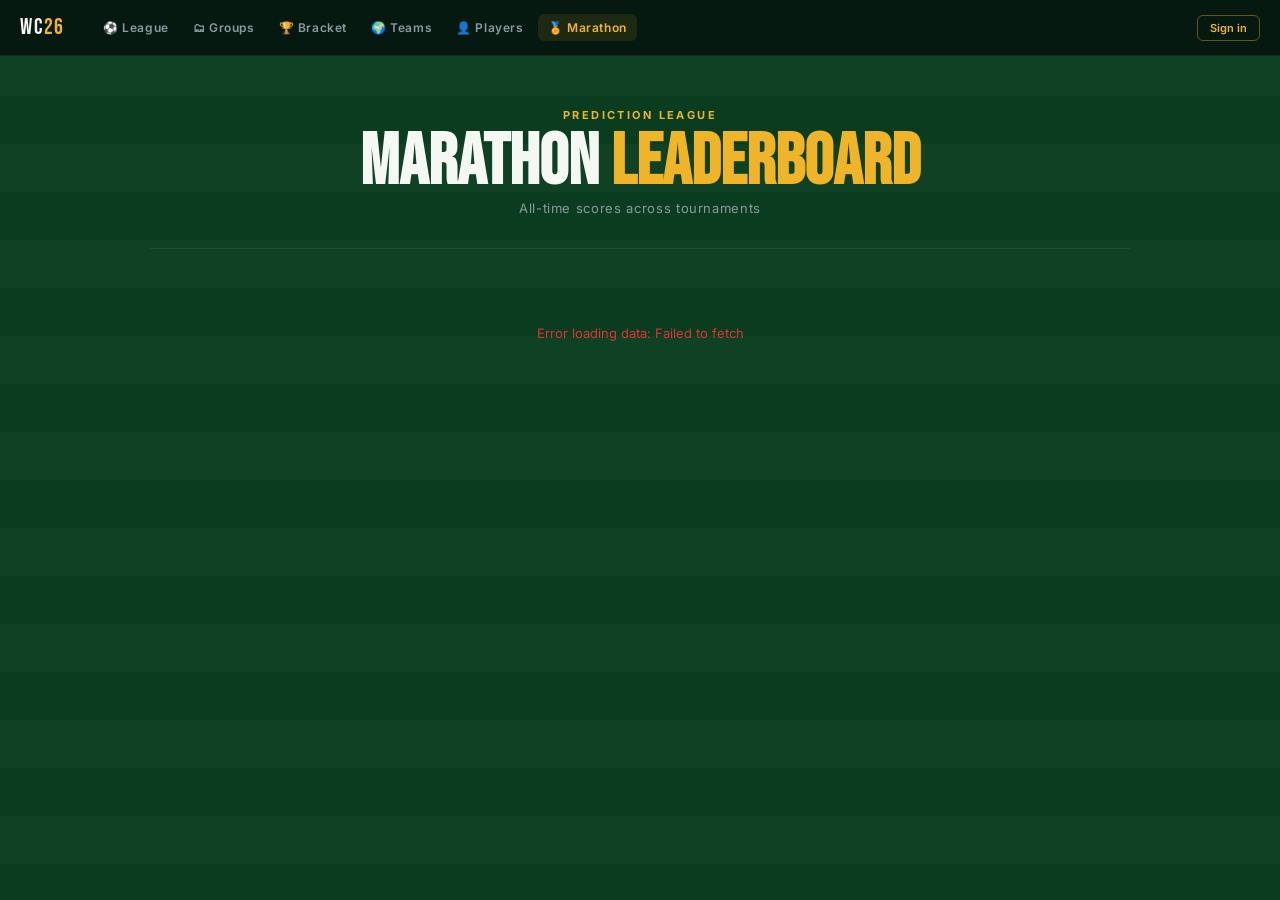
<file: marathon.html>
<!DOCTYPE html>
<html lang="en">
<head>
<meta charset="UTF-8">
<meta name="viewport" content="width=device-width, initial-scale=1.0">
<title>WC 2026 – Marathon</title>
<link rel="stylesheet" href="shared_styles.css">
<style>
.loading { color: var(--dim); font-size: 13px; text-align: center; padding: 40px; }

/* All-time leaderboard */
.marathon-podium { display: flex; justify-content: center; gap: 16px; margin-bottom: 36px; flex-wrap: wrap; }
.podium-card {
  background: var(--card); border: 1px solid var(--border); border-radius: 14px;
  padding: 24px 20px 18px; text-align: center; width: 160px; position: relative;
  transition: transform .15s;
}
.podium-card:hover { transform: translateY(-2px); }
.podium-card.gold   { border-color: rgba(240,180,41,.5); box-shadow: 0 4px 24px rgba(240,180,41,.1); }
.podium-card.silver { border-color: rgba(176,184,196,.3); }
.podium-card.bronze { border-color: rgba(192,120,64,.3); }

.podium-rank {
  position: absolute; top: -12px; left: 50%; transform: translateX(-50%);
  font-family: 'Bebas Neue', sans-serif; font-size: 18px;
  width: 28px; height: 28px; line-height: 28px; border-radius: 50%; text-align: center;
}
.podium-rank.gold   { background: var(--gold); color: #003; }
.podium-rank.silver { background: var(--silver); color: #003; }
.podium-rank.bronze { background: var(--bronze); color: #fff; }

.podium-photo {
  width: 64px; height: 64px; border-radius: 50%; object-fit: cover;
  margin: 0 auto 10px; display: block; border: 2px solid var(--border);
}
.podium-card.gold .podium-photo { border-color: var(--gold); }

.podium-name {
  font-family: 'Bebas Neue', sans-serif; font-size: 20px;
  letter-spacing: .06em; margin-bottom: 4px;
}
.podium-pts {
  font-family: 'JetBrains Mono', monospace; font-size: 28px; font-weight: 700;
  color: var(--gold); line-height: 1;
}
.podium-pts-label { font-size: 10px; color: var(--dim); letter-spacing: .08em; text-transform: uppercase; margin-top: 2px; }

/* Full table */
.marathon-table { width: 100%; border-collapse: collapse; margin-bottom: 40px; }
.marathon-table th {
  background: #0d3320; color: var(--dim); font-weight: 700; font-size: 10px;
  letter-spacing: .08em; text-transform: uppercase; padding: 10px 12px; text-align: left;
}
.marathon-table th.r { text-align: right; }
.marathon-table td { padding: 12px; border-bottom: 1px solid var(--border); font-size: 13px; }
.marathon-table td.mono { font-family: 'JetBrains Mono', monospace; text-align: right; color: var(--dim); }
.marathon-table td.pts-cell { font-family: 'JetBrains Mono', monospace; font-weight: 700; font-size: 16px; text-align: right; color: var(--gold); }
.marathon-table tr:hover td { background: rgba(255,255,255,.02); }

.marathon-table .rank-cell { width: 36px; text-align: center; font-weight: 700; }
.marathon-table .name-cell { display: flex; align-items: center; gap: 10px; font-weight: 600; }
.marathon-table .name-cell img {
  width: 32px; height: 32px; border-radius: 50%; object-fit: cover; border: 1px solid var(--border);
}

/* Bar chart */
.bar-wrap { display: flex; align-items: center; gap: 8px; margin-bottom: 6px; }
.bar-name { width: 70px; font-size: 12px; font-weight: 600; text-align: right; flex-shrink: 0; }
.bar-track { flex: 1; height: 22px; background: rgba(255,255,255,.03); border-radius: 4px; overflow: hidden; position: relative; }
.bar-fill { height: 100%; border-radius: 4px; transition: width .6s ease; }
.bar-val {
  font-family: 'JetBrains Mono', monospace; font-size: 11px; font-weight: 700;
  position: absolute; right: 6px; top: 50%; transform: translateY(-50%); color: var(--white);
}

/* Tournament breakdown */
.tourn-section { margin-top: 8px; }
.tourn-card {
  background: var(--card); border: 1px solid var(--border); border-radius: 10px;
  overflow: hidden; margin-bottom: 16px;
}
.tourn-hdr {
  background: #0d5228; padding: 10px 16px;
  font-family: 'Bebas Neue', sans-serif; font-size: 16px; letter-spacing: .08em; color: var(--gold);
  display: flex; justify-content: space-between; align-items: center;
}
.tourn-hdr .tourn-badge { font-size: 10px; font-weight: 700; color: var(--dim); letter-spacing: .06em; }
.tourn-table { width: 100%; border-collapse: collapse; font-size: 12px; }
.tourn-table th {
  background: rgba(0,0,0,.25); color: var(--dim); font-weight: 700; font-size: 10px;
  letter-spacing: .06em; padding: 7px 10px; text-align: center;
}
.tourn-table th:first-child { text-align: left; }
.tourn-table td { padding: 8px 10px; border-top: 1px solid var(--border); text-align: center; }
.tourn-table td:first-child { text-align: left; font-weight: 600; }
.tourn-table .t-pts { font-weight: 700; color: var(--gold); font-family: 'JetBrains Mono', monospace; }

@media (max-width: 600px) {
  .podium-card { width: 130px; padding: 20px 14px 14px; }
  .podium-pts { font-size: 22px; }
  .marathon-table { font-size: 12px; }
  .marathon-table th, .marathon-table td { padding: 8px 6px; }
}
</style>
</head>
<body>

<div class="page">
  <div class="page-header">
    <div class="tourn-label">Prediction League</div>
    <h1>Marathon <span>Leaderboard</span></h1>
    <div class="subtitle">All-time scores across tournaments</div>
  </div>

  <div id="content">
    <div class="loading">Loading marathon data...</div>
  </div>
</div>

<script src="shared_constants.js"></script>
<script src="shared_nav.js"></script>
<script>
injectNav('marathon');

async function loadMarathon() {
  const content = document.getElementById('content');

  try {
    // Fetch marathon scores and participant photos
    const [scores, participants] = await Promise.all([
      sb('marathon_scores?select=*&order=points.desc'),
      sb('participants?select=name,photo_url')
    ]);

    const photoMap = {};
    participants.forEach(p => { photoMap[p.name] = p.photo_url; });

    // Group by tournament
    const tournaments = {};
    scores.forEach(s => {
      if (!tournaments[s.tournament]) tournaments[s.tournament] = [];
      tournaments[s.tournament].push(s);
    });

    // All-time totals
    const allTime = {};
    scores.forEach(s => {
      if (!allTime[s.participant]) allTime[s.participant] = { pts: 0, exact: 0, winner: 0, bonus: 0, wrong: 0, missed: 0, played: 0, tournaments: 0 };
      const a = allTime[s.participant];
      a.pts += s.points; a.exact += s.exact; a.winner += s.winner;
      a.bonus += s.bonus; a.wrong += s.wrong; a.missed += s.missed;
      a.played += s.played; a.tournaments++;
    });

    const sorted = Object.entries(allTime).sort((a, b) => b[1].pts - a[1].pts);
    const maxPts = sorted[0]?.[1].pts || 1;

    // Podium (top 3)
    const medals = ['gold', 'silver', 'bronze'];
    const podiumHTML = sorted.slice(0, 3).map(([name, t], i) => `
      <div class="podium-card ${medals[i]}">
        <div class="podium-rank ${medals[i]}">${i + 1}</div>
        <img class="podium-photo" src="${photoMap[name] || ''}" alt="${name}">
        <div class="podium-name">${name}</div>
        <div class="podium-pts">${t.pts}</div>
        <div class="podium-pts-label">points</div>
      </div>
    `).join('');

    // Bar chart
    const barColors = ['var(--gold)', 'var(--silver)', 'var(--bronze)', 'var(--green)', 'var(--dim)', '#7ab4f0', '#f07070'];
    const barsHTML = sorted.map(([name, t], i) => `
      <div class="bar-wrap">
        <div class="bar-name">${name}</div>
        <div class="bar-track">
          <div class="bar-fill" style="width:${(t.pts / maxPts * 100).toFixed(1)}%;background:${barColors[i] || 'var(--dim)'}"></div>
          <span class="bar-val">${t.pts}</span>
        </div>
      </div>
    `).join('');

    // Full table
    const tableHTML = sorted.map(([name, t], i) => {
      const accuracy = t.played > 0 ? Math.round((t.exact + t.winner) / t.played * 100) : 0;
      return `
      <tr>
        <td class="rank-cell">${i + 1}</td>
        <td><div class="name-cell"><img src="${photoMap[name] || ''}" alt="${name}"> ${name}</div></td>
        <td class="pts-cell">${t.pts}</td>
        <td class="mono">${accuracy}%</td>
        <td class="mono">${t.exact}</td>
        <td class="mono">${t.winner}</td>
        <td class="mono">${t.bonus}</td>
        <td class="mono">${t.wrong}</td>
        <td class="mono">${t.missed}</td>
        <td class="mono">${t.played}</td>
        <td class="mono">${t.tournaments}</td>
      </tr>`;
    }).join('');

    // Tournament breakdown cards
    const tournKeys = Object.keys(tournaments).sort();
    const tournHTML = tournKeys.map(tName => {
      const rows = tournaments[tName].sort((a, b) => b.points - a.points);
      return `
        <div class="tourn-card">
          <div class="tourn-hdr">
            <span>${tName}</span>
            <span class="tourn-badge">${rows[0]?.played || 0} GAMES</span>
          </div>
          <table class="tourn-table">
            <tr><th>Player</th><th>Pts</th><th>Acc.</th><th>Exact</th><th>Winner</th><th>Bonus</th><th>Miss</th><th>Skipped</th><th>Played</th></tr>
            ${rows.map((r, i) => {
              const acc = r.played > 0 ? Math.round((r.exact + r.winner) / r.played * 100) : 0;
              return `
              <tr>
                <td>${i === 0 ? '&#127942; ' : ''}${r.participant}</td>
                <td class="t-pts">${r.points}</td>
                <td>${acc}%</td>
                <td>${r.exact}</td><td>${r.winner}</td><td>${r.bonus}</td>
                <td>${r.wrong}</td><td>${r.missed}</td><td>${r.played}</td>
              </tr>`;
            }).join('')}
          </table>
        </div>
      `;
    }).join('');

    content.innerHTML = `
      <div class="marathon-podium">${podiumHTML}</div>

      <div class="section-title">Points Overview</div>
      <div style="margin-bottom:32px">${barsHTML}</div>

      <div class="section-title">All-Time Standings</div>
      <div style="overflow-x:auto">
        <table class="marathon-table">
          <tr>
            <th>#</th><th>Player</th><th class="r">Pts</th><th class="r">Acc.</th>
            <th class="r">Exact</th><th class="r">Winner</th><th class="r">Bonus</th>
            <th class="r">Miss</th><th class="r">Skipped</th><th class="r">Played</th><th class="r">Events</th>
          </tr>
          ${tableHTML}
        </table>
      </div>

      <div class="section-title">Tournament Breakdown</div>
      <div class="tourn-section">${tournHTML}</div>
    `;
  } catch (e) {
    content.innerHTML = `<div class="loading" style="color:var(--red)">Error loading data: ${e.message}</div>`;
  }
}

loadMarathon();
</script>
</body>
</html>
</file>
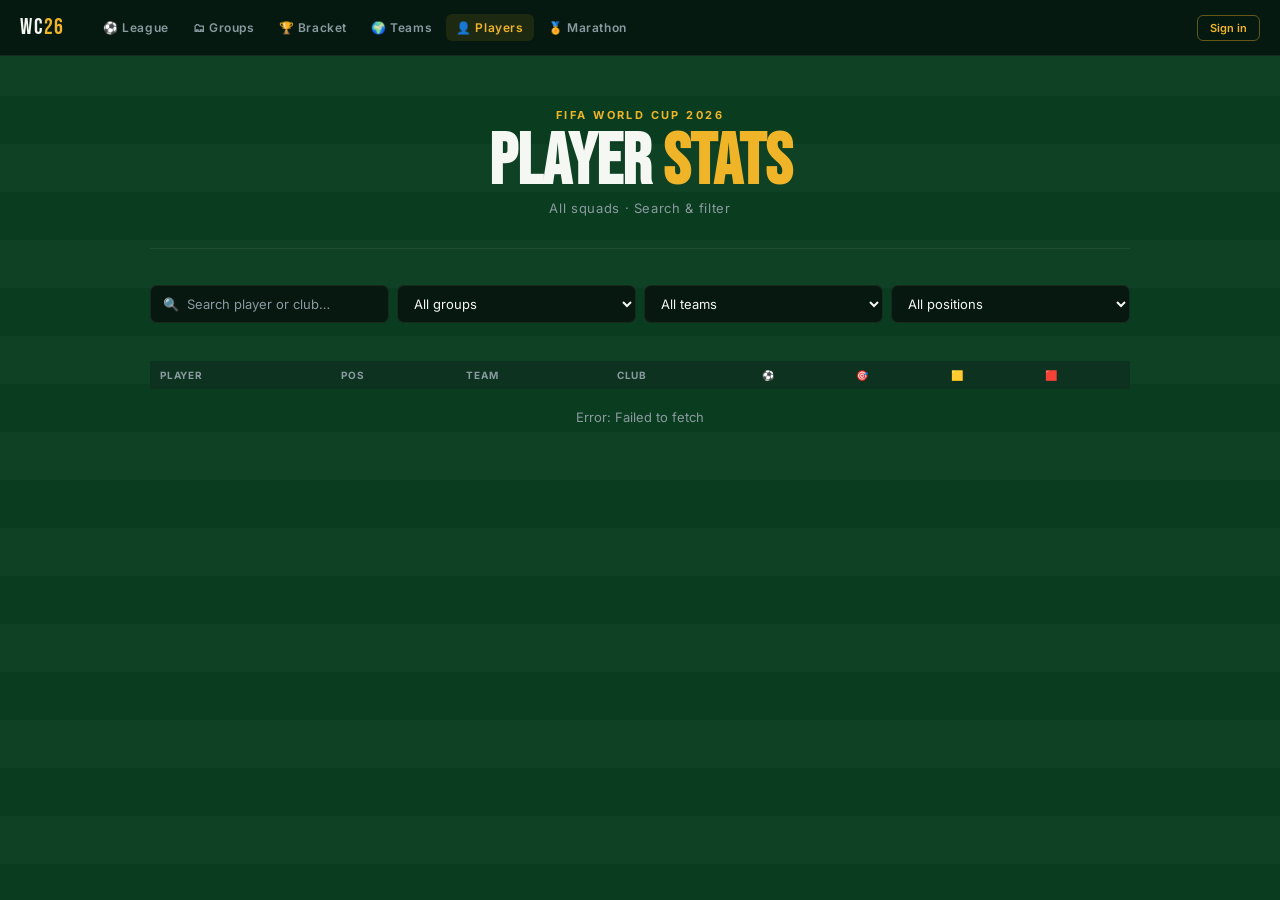
<file: players.html>
<!DOCTYPE html>
<html lang="en">
<head>
<meta charset="UTF-8">
<meta name="viewport" content="width=device-width, initial-scale=1.0">
<title>WC 2026 – Players</title>
<link rel="stylesheet" href="shared_styles.css">
<style>
.controls { display:flex; gap:8px; flex-wrap:wrap; margin-bottom:12px; }
.controls .inp { flex:2; min-width:160px; }
.results-meta { font-size:11px; color:var(--dim); margin-bottom:10px; min-height:16px; }
.tbl-wrap { overflow-x:auto; }
table { width:100%; border-collapse:collapse; font-size:12px; }
th { background:#0d3320; color:var(--dim); font-weight:700; font-size:10px; letter-spacing:.08em; text-transform:uppercase; padding:8px 10px; text-align:left; white-space:nowrap; cursor:pointer; user-select:none; }
th:hover { color:var(--gold); }
th.sorted { color:var(--gold); }
th.sorted::after { content:' ↓'; font-size:9px; }
th.sorted.asc::after { content:' ↑'; }
td { padding:8px 10px; border-bottom:1px solid var(--border); white-space:nowrap; vertical-align:middle; }
tr:hover td { background:rgba(255,255,255,.025); }
tr.norway-row td { border-left:2px solid var(--norway); }
.td-name { font-weight:600; }
.td-team { color:var(--dim); }
.td-club { color:var(--dim); max-width:140px; overflow:hidden; text-overflow:ellipsis; }
.td-stat { text-align:center; font-family:'JetBrains Mono',monospace; }
.td-stat.nz { color:var(--white); font-weight:600; }
.td-stat.z  { color:rgba(255,255,255,.2); }
</style>
</head>
<body>
<div class="page">
  <div class="page-header">
    <div class="tourn-label">FIFA World Cup 2026</div>
    <h1>Player <span>Stats</span></h1>
    <div class="subtitle">All squads · Search & filter</div>
  </div>

  <div class="controls">
    <input type="text" class="inp" id="p-search" placeholder="🔍  Search player or club…" oninput="render()">
    <select class="inp" id="p-group" onchange="onGroupChange()">
      <option value="">All groups</option>
      ${['A','B','C','D','E','F','G','H','I','J','K','L'].map(l=>`<option value="${l}">Group ${l}</option>`).join('')}
    </select>
    <select class="inp" id="p-team" onchange="render()">
      <option value="">All teams</option>
    </select>
    <select class="inp" id="p-pos" onchange="render()">
      <option value="">All positions</option>
      <option value="GK">GK – Goalkeepers</option>
      <option value="DF">DF – Defenders</option>
      <option value="MF">MF – Midfielders</option>
      <option value="FW">FW – Forwards</option>
    </select>
  </div>

  <div class="results-meta" id="p-meta"></div>
  <div class="tbl-wrap">
    <table>
      <thead>
        <tr>
          <th onclick="sortBy('name')">Player</th>
          <th onclick="sortBy('position')">Pos</th>
          <th onclick="sortBy('team_name')">Team</th>
          <th onclick="sortBy('club_name')">Club</th>
          <th onclick="sortBy('goals')"    title="Goals">⚽</th>
          <th onclick="sortBy('assists')"  title="Assists">🎯</th>
          <th onclick="sortBy('yellow_cards')" title="Yellow cards">🟨</th>
          <th onclick="sortBy('red_cards')"    title="Red cards">🟥</th>
        </tr>
      </thead>
      <tbody id="p-tbody"></tbody>
    </table>
  </div>
  <div style="color:var(--dim);font-size:13px;text-align:center;padding:20px" id="p-status">Loading players…</div>
</div>

<script src="shared_constants.js"></script>
<script src="shared_nav.js"></script>
<script>
injectNav('players');
let allPlayers=[], allTeamsData=[], sortCol='name', sortAsc=true;

async function loadAll() {
  const status = document.getElementById('p-status');
  try {
    // Load national_squads joined with players, national_teams, club_teams
    const squad = await sb(
      `national_squads?select=position,` +
      `players!inner(id,name,espn_id,primary_position,image_url,` +
        `national_teams:nationality_id(name,flag_emoji),` +
        `club_teams:current_club_id(name))` +
      `&league_code=eq.FIFA.WORLD&order=players(name)`
    );

    // Load stats from the view
    const stats = await sb('player_stats?select=*');
    const statsById = {};
    stats.forEach(s => statsById[s.player_id] = s);

    // Flatten into a single array
    allPlayers = squad.map(sq => {
      const p = sq.players;
      const s = statsById[p.id] || {};
      const nt = p.national_teams || {};
      const ct = p.club_teams || {};
      return {
        id: p.id,
        name: p.name,
        position: sq.position || p.primary_position || '',
        team_name: nt.name || '',
        flag_emoji: nt.flag_emoji || '',
        club_name: ct.name || '',
        goals: s.goals || 0,
        assists: s.assists || 0,
        yellow_cards: s.yellow_cards || 0,
        red_cards: s.red_cards || 0,
        matches_played: s.matches_played || 0,
      };
    });

    allTeamsData = await loadTournamentTeams();
    populateTeamDropdown('');
    status.style.display='none';
    document.querySelector('.subtitle').textContent = `${allPlayers.length} players · All ${allTeamsData.length} squads · Search & filter`;
    render();
  } catch(e) { status.textContent='Error: '+e.message; console.error(e); }
}

function populateTeamDropdown(grp) {
  const sel = document.getElementById('p-team');
  const cur = sel.value;
  sel.innerHTML='<option value="">All teams</option>';
  (grp ? allTeamsData.filter(t=>t.group_letter===grp) : allTeamsData).forEach(t=>{
    const o=document.createElement('option');
    o.value=t.name; o.textContent=(FLAG_MAP[t.name]||'')+' '+t.name;
    sel.appendChild(o);
  });
  sel.value = cur;
}

function onGroupChange(){
  populateTeamDropdown(document.getElementById('p-group').value);
  render();
}

const teamGroup = () => {
  const m={};
  allTeamsData.forEach(t=>m[t.name]=t.group_letter);
  return m;
};

function sortBy(col){
  if(sortCol===col){sortAsc=!sortAsc;}else{sortCol=col;sortAsc=col==='name';}
  document.querySelectorAll('th').forEach(th=>{th.classList.remove('sorted','asc');});
  const cols=['name','position','team_name','club_name','goals','assists','yellow_cards','red_cards'];
  const th=document.querySelectorAll('th')[cols.indexOf(col)];
  if(th){th.classList.add('sorted');if(sortAsc)th.classList.add('asc');}
  render();
}

function render(){
  const q   =document.getElementById('p-search').value.trim().toLowerCase();
  const grp =document.getElementById('p-group').value;
  const team=document.getElementById('p-team').value;
  const pos =document.getElementById('p-pos').value;
  const tg  =teamGroup();

  let players=allPlayers.filter(p=>{
    if(q    &&!p.name.toLowerCase().includes(q)&&!p.club_name.toLowerCase().includes(q)) return false;
    if(grp  &&tg[p.team_name]!==grp) return false;
    if(team &&p.team_name!==team) return false;
    if(pos  &&p.position!==pos) return false;
    return true;
  });

  players.sort((a,b)=>{
    let av=a[sortCol]??0, bv=b[sortCol]??0;
    if(typeof av==='string')av=av.toLowerCase();
    if(typeof bv==='string')bv=bv.toLowerCase();
    return sortAsc?(av<bv?-1:av>bv?1:0):(bv<av?-1:bv>av?1:0);
  });

  document.getElementById('p-meta').textContent =
    players.length===allPlayers.length
      ? `${allPlayers.length} players`
      : `${players.length} of ${allPlayers.length} players`;

  const tbody=document.getElementById('p-tbody');
  if(!players.length){
    tbody.innerHTML=`<tr><td colspan="8" style="text-align:center;color:var(--dim);padding:24px">No players found</td></tr>`;
    return;
  }

  const stat=(v,warn)=>{
    const nz=(v||0)>0;
    return `<td class="td-stat ${nz?'nz':'z'}" style="${warn&&nz?'color:'+warn:''}">${nz?v:'—'}</td>`;
  };

  tbody.innerHTML=players.map(p=>{
    const isNor=p.team_name==='Norway';
    return `<tr class="${isNor?'norway-row':''}">
      <td class="td-name">${p.name}</td>
      <td><span class="pos pos-${p.position}">${p.position}</span></td>
      <td class="td-team">${FLAG_MAP[p.team_name]||p.flag_emoji||''} ${p.team_name}</td>
      <td class="td-club">${p.club_name||'—'}</td>
      ${stat(p.goals)}
      ${stat(p.assists)}
      ${stat(p.yellow_cards,'#f0b429')}
      ${stat(p.red_cards,'#e03434')}
    </tr>`;
  }).join('');
}

loadAll();
</script>
</body>
</html>
</file>
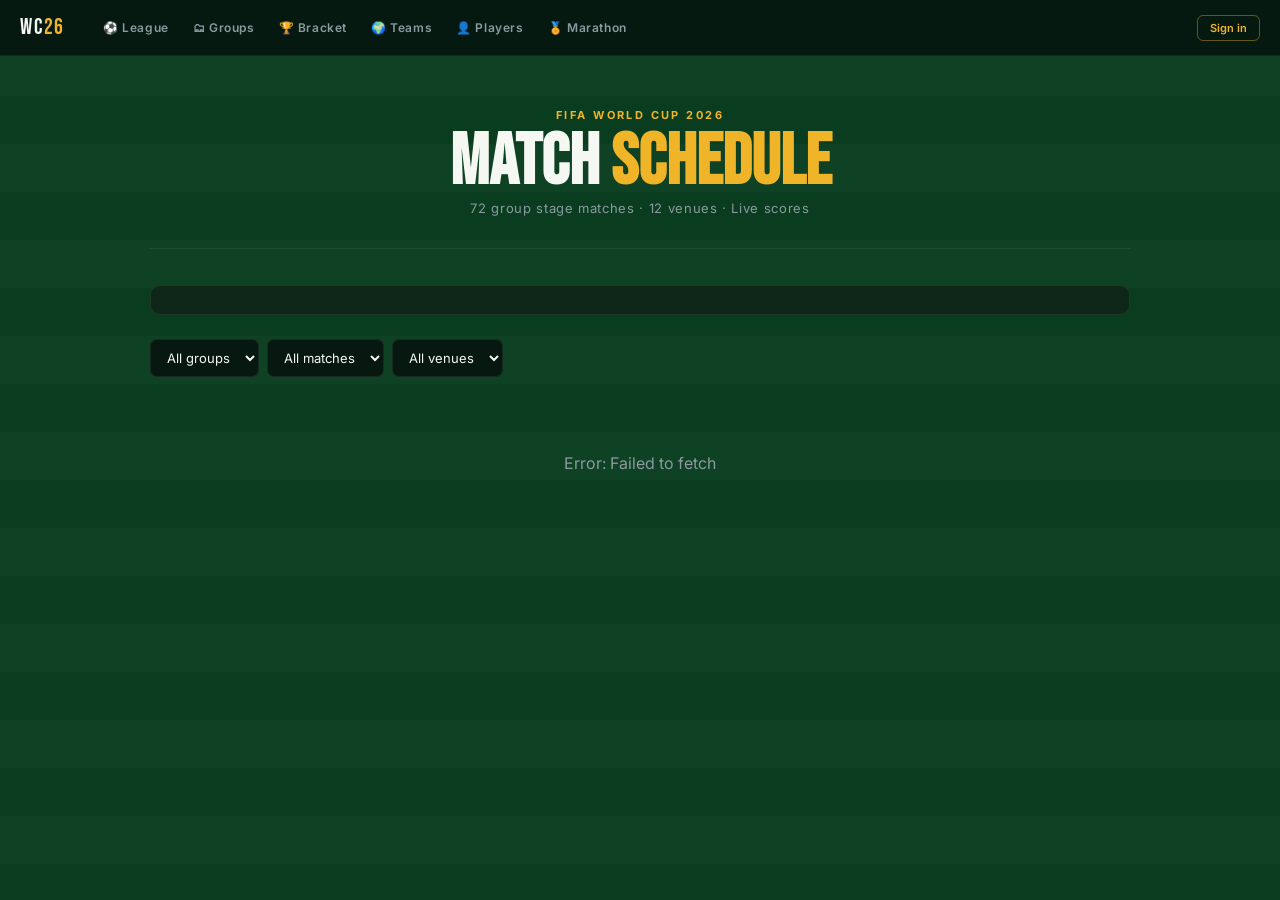
<file: schedule.html>
<!DOCTYPE html>
<html lang="en">
<head>
<meta charset="UTF-8">
<meta name="viewport" content="width=device-width, initial-scale=1.0">
<title>WC 2026 – Schedule</title>
<link rel="stylesheet" href="shared_styles.css">
<style>
.date-nav { display:flex; gap:6px; flex-wrap:wrap; margin-bottom:20px; }
.date-btn {
  background:var(--card); border:1px solid var(--border); border-radius:7px;
  color:var(--dim); font-size:11px; font-weight:600; padding:6px 10px;
  cursor:pointer; font-family:'Inter',sans-serif; transition:all .15s;
  text-align:center; line-height:1.3;
}
.date-btn:hover { border-color:var(--gold); color:var(--white); }
.date-btn.active { background:rgba(240,180,41,.12); border-color:var(--gold); color:var(--gold); }
.date-btn .dow { display:block; font-size:9px; letter-spacing:.06em; text-transform:uppercase; opacity:.7; }
.date-btn .day { display:block; font-family:'Bebas Neue',sans-serif; font-size:18px; line-height:1; }

.day-section { margin-bottom:28px; }
.day-title {
  font-family:'Bebas Neue',sans-serif; font-size:18px; letter-spacing:.06em;
  color:var(--gold); margin-bottom:10px; display:flex; align-items:center; gap:10px;
}
.day-title::after { content:''; flex:1; height:1px; background:var(--border); }

.match-list { display:flex; flex-direction:column; gap:8px; }
.match-card {
  background:var(--card); border:1px solid var(--border); border-radius:10px;
  overflow:hidden; transition:transform .15s;
}
.match-card:hover { transform:translateY(-1px); }
.match-card.norway { border-left:3px solid var(--norway); }
.match-card.live { border-color:rgba(96,185,122,.4); }

.match-row {
  display:grid; grid-template-columns:1fr auto 1fr; align-items:center;
  gap:10px; padding:12px 16px;
}
.m-team { display:flex; align-items:center; gap:8px; font-weight:600; font-size:13px; }
.m-team.home { justify-content:flex-end; text-align:right; }
.m-team.away { justify-content:flex-start; }
.m-flag { font-size:20px; line-height:1; }
.m-score {
  font-family:'JetBrains Mono',monospace; font-size:18px; font-weight:700;
  min-width:60px; text-align:center; padding:4px 10px; border-radius:6px;
  background:rgba(255,255,255,.04);
}
.m-score.ft { background:rgba(240,180,41,.1); color:var(--gold); }
.m-score.live { background:rgba(96,185,122,.15); color:var(--green); animation:pulse 2s infinite; }
.m-score.sched { color:var(--dim); font-size:12px; font-weight:500; font-family:'Inter',sans-serif; }

@keyframes pulse { 0%,100%{opacity:1} 50%{opacity:.7} }

.match-meta {
  display:flex; justify-content:space-between; align-items:center;
  padding:0 16px 10px; font-size:10px; color:var(--dim);
}
.m-group { font-weight:700; letter-spacing:.06em; text-transform:uppercase; }
.m-venue { opacity:.7; }

.filter-row { display:flex; gap:8px; flex-wrap:wrap; margin-bottom:16px; }

.stats-bar {
  display:flex; gap:16px; flex-wrap:wrap; margin-bottom:24px;
  padding:14px 18px; background:var(--card); border:1px solid var(--border);
  border-radius:10px;
}
.stat-item { text-align:center; }
.stat-item .val { font-family:'Bebas Neue',sans-serif; font-size:28px; color:var(--gold); line-height:1; }
.stat-item .lbl { font-size:9px; color:var(--dim); text-transform:uppercase; letter-spacing:.08em; margin-top:2px; }

@media (max-width:600px) {
  .m-team { font-size:12px; gap:5px; }
  .m-flag { font-size:16px; }
  .m-score { font-size:15px; min-width:50px; }
  .match-row { gap:6px; padding:10px 12px; }
  .match-meta { padding:0 12px 8px; }
  .date-btn .day { font-size:15px; }
}
</style>
</head>
<body>
<div class="page">
  <div class="page-header">
    <div class="tourn-label">FIFA World Cup 2026</div>
    <h1>Match <span>Schedule</span></h1>
    <div class="subtitle">72 group stage matches · 12 venues · Live scores</div>
  </div>

  <div class="stats-bar" id="stats-bar"></div>

  <div class="filter-row">
    <select class="inp" id="f-group" onchange="render()">
      <option value="">All groups</option>
    </select>
    <select class="inp" id="f-status" onchange="render()">
      <option value="">All matches</option>
      <option value="FT">Finished</option>
      <option value="scheduled">Upcoming</option>
    </select>
    <select class="inp" id="f-city" onchange="render()">
      <option value="">All venues</option>
    </select>
  </div>

  <div class="date-nav" id="date-nav"></div>
  <div id="schedule-body"><div style="color:var(--dim);text-align:center;padding:40px">Loading schedule...</div></div>
</div>

<script src="shared_constants.js"></script>
<script src="shared_nav.js"></script>
<script>
injectNav('schedule');

let allMatches = [];

// Team name mapping for flags (schedule may use different names)
const SCHED_NAME_MAP = {
  'Korea Republic':'South Korea',
  'Bosnia and Herzegovina':'Bosnia & Herz.',
  'Ivory Coast':"Côte d'Ivoire",
  'Iran':'IR Iran',
  'Cape Verde':'Cabo Verde',
  'Democratic Republic of the Congo':'DR Congo',
  'United States':'USA',
  'Turkey':'Türkiye',
  'Czech Republic':'Czechia',
};

function flagFor(team) {
  return FLAG_MAP[team] || FLAG_MAP[SCHED_NAME_MAP[team]] || '';
}

function isNorway(t) {
  return t === 'Norway';
}

const DOW = ['Sun','Mon','Tue','Wed','Thu','Fri','Sat'];
const MONTHS = ['Jan','Feb','Mar','Apr','May','Jun','Jul','Aug','Sep','Oct','Nov','Dec'];

function fmtDate(d) {
  const dt = new Date(d + 'T00:00:00');
  return `${DOW[dt.getDay()]} ${dt.getDate()} ${MONTHS[dt.getMonth()]}`;
}

function fmtTime(t, d) {
  if (!t) return '';
  const dt = new Date(`${d||'2026-06-15'}T${t}Z`);
  return dt.toLocaleTimeString('no-NO',{hour:'2-digit',minute:'2-digit',timeZone:'Europe/Oslo'});
}
function osloDate(iso) { return new Date(iso).toLocaleDateString('sv-SE',{timeZone:'Europe/Oslo'}); }
function todayOslo() { return new Date().toLocaleDateString('sv-SE',{timeZone:'Europe/Oslo'}); }
function schedOsloDate(m) { return m.kickoff_time ? osloDate(`${m.match_date}T${m.kickoff_time}Z`) : m.match_date; }

async function loadSchedule() {
  try {
    allMatches = await sb('schedule?select=*&order=match_date,kickoff_time,id');
    populateFilters();
    render();
  } catch(e) {
    document.getElementById('schedule-body').innerHTML =
      `<div style="color:var(--dim);text-align:center;padding:40px">Error: ${e.message}</div>`;
  }
}

function populateFilters() {
  const groups = [...new Set(allMatches.map(m => m.group_name))].sort();
  const cities = [...new Set(allMatches.map(m => m.city))].sort();

  const gSel = document.getElementById('f-group');
  groups.forEach(g => { const o = document.createElement('option'); o.value = g; o.textContent = g; gSel.appendChild(o); });

  const cSel = document.getElementById('f-city');
  cities.forEach(c => { const o = document.createElement('option'); o.value = c; o.textContent = c; cSel.appendChild(o); });
}

function render() {
  const grp = document.getElementById('f-group').value;
  const status = document.getElementById('f-status').value;
  const city = document.getElementById('f-city').value;

  let matches = allMatches.filter(m => {
    if (grp && m.group_name !== grp) return false;
    if (status && m.status !== status) return false;
    if (city && m.city !== city) return false;
    return true;
  });

  // Stats bar
  const ft = allMatches.filter(m => m.status === 'FT');
  const totalGoals = ft.reduce((s, m) => s + (m.home_score||0) + (m.away_score||0), 0);
  const avgGoals = ft.length ? (totalGoals / ft.length).toFixed(1) : '0';
  document.getElementById('stats-bar').innerHTML = `
    <div class="stat-item"><div class="val">${ft.length}</div><div class="lbl">Played</div></div>
    <div class="stat-item"><div class="val">${allMatches.length - ft.length}</div><div class="lbl">Remaining</div></div>
    <div class="stat-item"><div class="val">${totalGoals}</div><div class="lbl">Goals</div></div>
    <div class="stat-item"><div class="val">${avgGoals}</div><div class="lbl">Per match</div></div>
  `;

  // Group by Oslo date
  const byDate = {};
  matches.forEach(m => {
    const d = schedOsloDate(m);
    if (!byDate[d]) byDate[d] = [];
    byDate[d].push(m);
  });
  const dates = Object.keys(byDate).sort();

  // Date nav
  const today = todayOslo();
  const allDates = [...new Set(allMatches.map(m => schedOsloDate(m)))].sort();
  document.getElementById('date-nav').innerHTML = allDates.map(d => {
    const dt = new Date(d + 'T00:00:00');
    const isToday = d === today;
    const hasFiltered = byDate[d];
    return `<button class="date-btn${isToday ? ' active' : ''}${!hasFiltered ? ' style="opacity:.3"' : ''}"
      onclick="scrollToDate('${d}')">
      <span class="dow">${DOW[dt.getDay()]}</span>
      <span class="day">${dt.getDate()}</span>
    </button>`;
  }).join('');

  // Render matches
  if (!dates.length) {
    document.getElementById('schedule-body').innerHTML =
      '<div style="color:var(--dim);text-align:center;padding:40px">No matches found</div>';
    return;
  }

  document.getElementById('schedule-body').innerHTML = dates.map(date => {
    const dayMatches = byDate[date];
    return `<div class="day-section" id="day-${date}">
      <div class="day-title">${fmtDate(date)}${date === today ? ' &mdash; Today' : ''}</div>
      <div class="match-list">
        ${dayMatches.map(m => {
          const nor = isNorway(m.home_team) || isNorway(m.away_team);
          const isFt = m.status === 'FT';
          const scoreClass = isFt ? 'ft' : 'sched';
          const scoreText = isFt
            ? `${m.home_score} - ${m.away_score}`
            : (m.kickoff_time ? fmtTime(m.kickoff_time, m.match_date) : 'TBD');

          return `<div class="match-card${nor ? ' norway' : ''}">
            <div class="match-row">
              <div class="m-team home">
                <span>${m.home_team}</span>
                <span class="m-flag">${flagFor(m.home_team)}</span>
              </div>
              <div class="m-score ${scoreClass}">${scoreText}</div>
              <div class="m-team away">
                <span class="m-flag">${flagFor(m.away_team)}</span>
                <span>${m.away_team}</span>
              </div>
            </div>
            <div class="match-meta">
              <span class="m-group">${m.group_name}</span>
              <span class="m-venue">${m.stadium}, ${m.city}</span>
            </div>
          </div>`;
        }).join('')}
      </div>
    </div>`;
  }).join('');

  // Auto-scroll to today if it exists
  if (byDate[today] && !grp && !status && !city) {
    setTimeout(() => {
      document.getElementById('day-' + today)?.scrollIntoView({ behavior:'smooth', block:'start' });
    }, 100);
  }
}

function scrollToDate(date) {
  const el = document.getElementById('day-' + date);
  if (el) el.scrollIntoView({ behavior:'smooth', block:'start' });
}

loadSchedule();
</script>
</body>
</html>
</file>
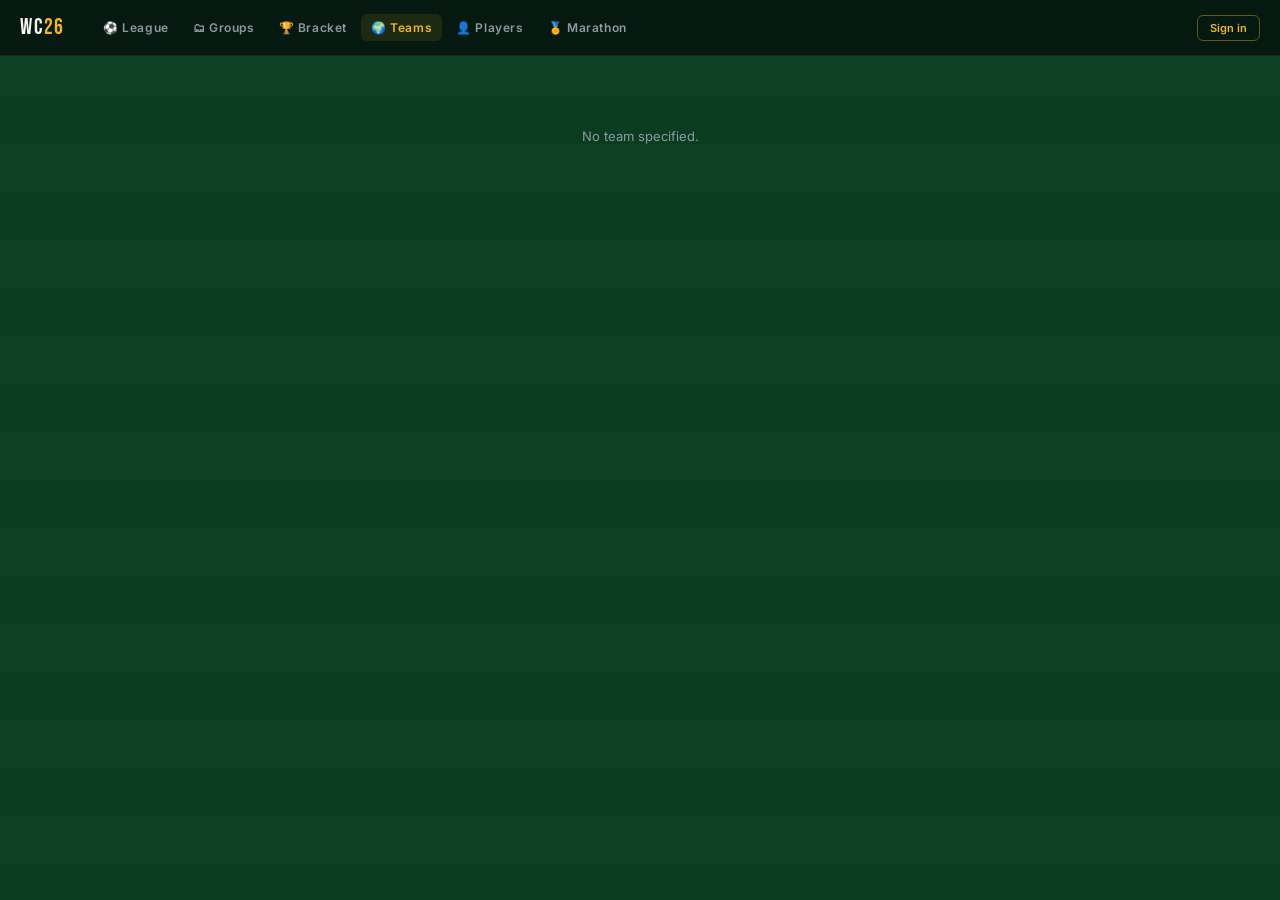
<file: team.html>
<!DOCTYPE html>
<html lang="en">
<head>
<meta charset="UTF-8">
<meta name="viewport" content="width=device-width, initial-scale=1.0">
<title>WC 2026 – Team</title>
<link rel="stylesheet" href="shared_styles.css">
<style>
.team-hero { display:flex; align-items:center; gap:16px; margin-bottom:24px; }
.hero-flag { font-size:56px; line-height:1; }
.hero-name { font-family:'Bebas Neue',sans-serif; font-size:36px; letter-spacing:1px; }
.hero-meta { font-size:13px; color:var(--dim); margin-top:2px; }
.hero-conf { font-size:11px; color:var(--dim); }

.section-title { font-family:'Bebas Neue',sans-serif; font-size:20px; letter-spacing:.5px; color:var(--gold); margin-bottom:10px; margin-top:28px; }
.section-sub { font-size:10px; color:var(--dim); margin-bottom:12px; font-style:italic; }

/* Stats bar */
.team-stats-bar { display:grid; grid-template-columns:repeat(auto-fit,minmax(80px,1fr)); gap:1px; background:rgba(255,255,255,.06); border-radius:8px; overflow:hidden; margin-bottom:24px; }
.ts-cell { background:var(--card); text-align:center; padding:12px 6px; }
.ts-val { font-family:'JetBrains Mono',monospace; font-size:20px; font-weight:700; }
.ts-lbl { font-size:8px; color:var(--dim); text-transform:uppercase; letter-spacing:.06em; margin-top:2px; }

/* Form */
.form-row { display:flex; gap:4px; margin-bottom:8px; }
.form-dot { width:32px; height:32px; border-radius:50%; display:flex; align-items:center; justify-content:center; font-size:12px; font-weight:700; }
.form-w { background:rgba(96,185,122,.2); color:var(--green); }
.form-d { background:rgba(240,180,41,.15); color:var(--gold); }
.form-l { background:rgba(224,52,52,.15); color:#e07070; }
.form-u { background:rgba(255,255,255,.05); color:var(--dim); }
.form-detail { font-size:11px; color:var(--dim); line-height:1.8; }
.form-score { font-family:'JetBrains Mono',monospace; font-weight:600; color:var(--text); }

/* ── Pitch formation ───────────────────────────────────────────────── */
.pitch {
  position:relative;
  background: linear-gradient(180deg, #1b6b35 0%, #17612e 20%, #1a6b35 20.5%, #17612e 40%, #1a6b35 40.5%, #17612e 60%, #1a6b35 60.5%, #17612e 80%, #1a6b35 80.5%, #17612e 100%);
  border-radius:10px;
  border:2px solid rgba(255,255,255,.18);
  padding:16px 8px;
  overflow:hidden;
  max-width:460px;
  margin:0 auto 24px;
}
/* Pitch markings */
.pitch::before {
  content:'';
  position:absolute; left:50%; top:50%; transform:translate(-50%,-50%);
  width:80px; height:80px; border-radius:50%;
  border:2px solid rgba(255,255,255,.12);
}
.pitch::after {
  content:'';
  position:absolute; left:50%; transform:translateX(-50%);
  bottom:0; width:140px; height:48px;
  border:2px solid rgba(255,255,255,.12);
  border-bottom:none;
  border-radius:6px 6px 0 0;
}
.pitch-half {
  position:absolute; left:10%; right:10%; top:50%;
  border-top:2px solid rgba(255,255,255,.12);
}
.pitch-row {
  display:flex;
  justify-content:space-evenly;
  align-items:center;
  padding:10px 4px;
  position:relative;
  z-index:1;
}
.pitch-row.gk-row { padding:14px 4px 6px; }
.pp {
  display:flex; flex-direction:column; align-items:center;
  width:56px;
}
.pp-circle {
  width:34px; height:34px; border-radius:50%;
  background:rgba(0,0,0,.45); border:2px solid rgba(255,255,255,.5);
  display:flex; align-items:center; justify-content:center;
  font-family:'JetBrains Mono',monospace; font-size:13px; font-weight:700;
  color:#fff; margin-bottom:3px;
}
.pp.gk .pp-circle { background:rgba(240,180,41,.3); border-color:var(--gold); }
.pp-name {
  font-size:8px; font-weight:600; color:#fff; text-align:center;
  text-shadow:0 1px 3px rgba(0,0,0,.6);
  line-height:1.2; max-width:64px; overflow:hidden; text-overflow:ellipsis; white-space:nowrap;
}
.pitch-formation-label {
  text-align:center; font-family:'JetBrains Mono',monospace;
  font-size:13px; font-weight:700; color:var(--gold);
  margin-bottom:6px;
}

/* Roster table */
.roster-wrap { overflow-x:auto; -webkit-overflow-scrolling:touch; }
.roster { width:100%; border-collapse:collapse; font-size:12px; }
.roster th { text-align:left; font-size:9px; text-transform:uppercase; letter-spacing:.06em; color:var(--dim); padding:8px 6px; border-bottom:1px solid var(--border); white-space:nowrap; position:relative; }
.roster th.num-col { text-align:center; width:32px; }
.roster th.stat-col { text-align:center; width:40px; }
.roster td { padding:8px 6px; border-bottom:1px solid rgba(255,255,255,.03); }
.roster td.num-col { text-align:center; font-family:'JetBrains Mono',monospace; color:var(--gold); font-weight:600; }
.roster td.stat-col { text-align:center; font-family:'JetBrains Mono',monospace; }
.roster tr:hover { background:rgba(255,255,255,.02); }
.roster .player-name { font-weight:600; }
.roster .player-club { font-size:10px; color:var(--dim); margin-top:1px; }
.roster .pos-badge { font-size:9px; padding:1px 5px; border-radius:3px; font-weight:600; }
.pos-gk { background:rgba(240,180,41,.15); color:var(--gold); }
.pos-df { background:rgba(59,130,246,.12); color:#7cb3f4; }
.pos-mf { background:rgba(96,185,122,.12); color:var(--green); }
.pos-fw { background:rgba(224,52,52,.12); color:#e07070; }
.stat-highlight { color:var(--green); font-weight:700; }
.stat-yellow { color:#f0b429; }
.stat-red { color:#e07070; }
.sub-header { font-size:11px; color:var(--dim); padding:12px 6px 6px; border-bottom:1px solid var(--border); font-weight:600; text-transform:uppercase; letter-spacing:.06em; }

/* WC ranking */
.ranking-badge { display:inline-flex; align-items:center; gap:6px; background:var(--card); border:1px solid var(--border); border-radius:8px; padding:8px 14px; font-size:13px; margin-right:10px; margin-bottom:8px; }
.ranking-pos { font-family:'Bebas Neue',sans-serif; font-size:22px; color:var(--gold); }

/* Hot/Cold players */
.hc-grid { display:grid; grid-template-columns:1fr 1fr; gap:14px; margin-bottom:8px; }
@media (max-width:500px) { .hc-grid { grid-template-columns:1fr; } }
.hc-box { background:var(--card); border:1px solid var(--border); border-radius:8px; padding:12px; }
.hc-box.hot { border-color:rgba(96,185,122,.25); }
.hc-box.cold { border-color:rgba(224,52,52,.2); }
.hc-label { font-size:10px; text-transform:uppercase; letter-spacing:.06em; color:var(--dim); margin-bottom:8px; font-weight:600; }
.hc-row { display:flex; align-items:center; gap:8px; padding:4px 0; font-size:12px; }
.hc-rank { font-family:'JetBrains Mono',monospace; font-size:10px; color:var(--dim); min-width:30px; }
.hc-name { font-weight:600; flex:1; }
.hc-stat { font-family:'JetBrains Mono',monospace; font-size:11px; font-weight:700; }
.hc-stat.hot { color:var(--green); }
.hc-stat.cold { color:#e07070; }
.hc-cols { font-family:'JetBrains Mono',monospace; font-size:11px; min-width:24px; text-align:center; }
.hc-header { font-size:9px; color:var(--dim); text-transform:uppercase; letter-spacing:.04em; padding-bottom:2px; border-bottom:1px solid var(--border); margin-bottom:2px; }
.hc-header .hc-rank, .hc-header .hc-name, .hc-header .hc-cols { font-family:'Inter',sans-serif; font-weight:600; }

/* Help tooltip */
.help-q { display:inline-flex; align-items:center; justify-content:center; width:13px; height:13px; border-radius:50%; background:rgba(255,255,255,.1); color:var(--dim); font-size:8px; font-weight:700; cursor:pointer; vertical-align:middle; margin-left:2px; }
.help-q:hover { background:rgba(255,255,255,.2); color:var(--gold); }
.help-tip { display:none; position:absolute; background:var(--card); border:1px solid var(--gold); border-radius:6px; padding:6px 10px; font-size:10px; color:var(--text); white-space:nowrap; z-index:20; box-shadow:0 4px 12px rgba(0,0,0,.4); font-weight:400; text-transform:none; letter-spacing:0; margin-top:4px; }
.help-tip.show { display:block; }

.loading { color:var(--dim); font-size:13px; text-align:center; padding:40px; }
.back-links { display:flex; gap:16px; margin-bottom:16px; }
.back-link { font-size:12px; color:var(--dim); display:inline-block; text-decoration:none; }
.back-link:hover { color:var(--gold); }
</style>
</head>
<body>
<div class="page">
  <div id="team-loading" class="loading">Loading team...</div>
  <div id="team-content" style="display:none">
    <div class="back-links">
      <a href="index.html" class="back-link">&larr; League</a>
      <a href="teams.html" class="back-link">&larr; All teams</a>
    </div>
    <div id="hero"></div>
    <div id="stats-bar"></div>
    <div id="wc-ranking"></div>
    <div id="hot-cold"></div>
    <div id="form-section"></div>
    <div id="lineup-section"></div>
    <div id="roster-section"></div>
  </div>
</div>

<script src="shared_constants.js"></script>
<script src="shared_nav.js"></script>
<script>
injectNav('teams');

const params = new URLSearchParams(location.search);
const teamName = params.get('team');

if (!teamName) {
  document.getElementById('team-loading').textContent = 'No team specified.';
} else {
  loadTeam(teamName);
}

function calcAge(dobStr) {
  if (!dobStr) return null;
  const dob = new Date(dobStr);
  const now = new Date();
  let age = now.getFullYear() - dob.getFullYear();
  if (now.getMonth() < dob.getMonth() || (now.getMonth() === dob.getMonth() && now.getDate() < dob.getDate())) age--;
  return age;
}

function posGroup(pos) {
  if (!pos) return 'MF';
  const p = pos.toUpperCase();
  if (p === 'GK' || p === 'G') return 'GK';
  if (['DF','CB','LB','RB','LWB','RWB'].includes(p) || p.match(/^(CD|CB|LB|RB|LWB|RWB)/)) return 'DF';
  if (['FW','CF','LW','RW','ST','SS','F'].includes(p) || p.match(/^(CF|F|LW|RW|ST|SS|RF|LF)/)) return 'FW';
  return 'MF';
}

// Get best display position
function displayPos(player) {
  return player.position || player.primary_position || '—';
}

// ── Position ranking for formation row assignment ──
// Lower = more defensive (GK=0, DEF=1, MID=2-3, FW=4)
function posRank(pos) {
  if (!pos) return 2;
  const p = pos.toUpperCase();
  if (p === 'G' || p === 'GK') return 0;  // Goalkeeper
  if (p.match(/^(CD|CB|LB|RB|LWB|RWB)/)) return 1;  // Defenders
  if (p.match(/^(DM|CDM|CM)/)) return 2; // Defensive/central midfield
  if (p.match(/^(AM|CAM|LM|RM)/)) return 3; // Attacking mid / wide mid
  if (p.match(/^(CF|F|LW|RW|ST|SS)/)) return 4; // Forwards
  return 2;
}

// Build formation pitch HTML from starting XI and formation string
function buildPitchHtml(xi, formation) {
  if (!xi.length || !formation) return '';

  // Parse formation: "4-2-3-1" → [4,2,3,1]
  const layers = formation.split('-').map(Number).filter(n => !isNaN(n) && n > 0);
  if (!layers.length) return '';

  // Separate GK from outfield
  const gk = xi.find(p => posRank(p.position) === 0);
  const outfield = xi.filter(p => posRank(p.position) !== 0);

  // Sort outfield by defensive-to-offensive position
  outfield.sort((a, b) => posRank(a.position) - posRank(b.position));

  // Assign players to formation rows (defense → attack)
  const rows = [];
  let idx = 0;
  for (const count of layers) {
    rows.push(outfield.slice(idx, idx + count));
    idx += count;
  }
  // If any leftover (shouldn't happen), add to last row
  if (idx < outfield.length) rows[rows.length - 1].push(...outfield.slice(idx));

  // Render: forwards at top, GK at bottom
  const reversedRows = [...rows].reverse();

  let html = `<div class="pitch-formation-label">${formation}</div><div class="pitch">`;
  html += '<div class="pitch-half"></div>';

  // Outfield rows (forwards first)
  reversedRows.forEach(row => {
    html += '<div class="pitch-row">';
    row.forEach(p => {
      html += `<div class="pp"><div class="pp-circle">${p.number}</div><div class="pp-name">${p.short || p.name}</div></div>`;
    });
    html += '</div>';
  });

  // GK row
  if (gk) {
    html += `<div class="pitch-row gk-row"><div class="pp gk"><div class="pp-circle">${gk.number}</div><div class="pp-name">${gk.short || gk.name}</div></div></div>`;
  }

  html += '</div>';
  return html;
}

// Sort by stats: goals desc, assists desc, yellows desc, reds desc
function statSort(a, b) {
  return (b.goals||0) - (a.goals||0)
      || (b.assists||0) - (a.assists||0)
      || (b.yellow_cards||0) - (a.yellow_cards||0)
      || (b.red_cards||0) - (a.red_cards||0);
}

function rosterRow(p) {
  const pos = displayPos(p);
  const pg = posGroup(pos);
  const age = calcAge(p.date_of_birth);
  return `<tr>
    <td><span class="player-name">${p.short_name || p.last_name || p.name}</span>
      <div class="player-club">${p.club||''}</div></td>
    <td><span class="pos-badge pos-${pg.toLowerCase()}">${pos}</span></td>
    <td class="stat-col">${age !== null ? age : '—'}</td>
    <td class="stat-col">${p.matches_played||0}</td>
    <td class="stat-col ${p.goals?'stat-highlight':''}">${p.goals||0}</td>
    <td class="stat-col ${p.assists?'stat-highlight':''}">${p.assists||0}</td>
    <td class="stat-col ${p.yellow_cards?'stat-yellow':''}">${p.yellow_cards||0}</td>
    <td class="stat-col ${p.red_cards?'stat-red':''}">${p.red_cards||0}</td>
  </tr>`;
}

async function loadTeam(name) {
  const loading = document.getElementById('team-loading');
  const content = document.getElementById('team-content');

  try {
    // Fetch team, squad (via national_squads), schedule, stats, and player_matches
    const natTeamP = sb(`national_teams?select=id&name=eq.${encodeURIComponent(name)}`);

    const [teams, schedule, statsAll, natTeamRows] = await Promise.all([
      loadTournamentTeams().then(all => all.filter(t => t.name === name)),
      sb('schedule?select=home_team,away_team,home_score,away_score,status,group_name&order=id'),
      sb('player_stats?select=*'),
      natTeamP,
    ]);

    const natTeamId = natTeamRows?.[0]?.id;
    const statsById = {};
    statsAll.forEach(s => statsById[s.player_id] = s);

    // Load squad for this team via national_squads join
    const squadRaw = natTeamId
      ? await sb(`national_squads?select=position,players!inner(id,name,first_name,last_name,short_name,date_of_birth,primary_position,image_url,nationality_id,club_teams:current_club_id(name))&league_code=eq.FIFA.WORLD&national_team_id=eq.${natTeamId}&order=players(name)`)
      : [];

    // Flatten squad into player objects matching old format
    const players = squadRaw.map(sq => {
      const p = sq.players;
      const s = statsById[p.id] || {};
      const ct = p.club_teams || {};
      return {
        id: p.id,
        name: p.name,
        last_name: p.last_name,
        short_name: p.short_name,
        position: sq.position || p.primary_position || '',
        primary_position: p.primary_position,
        club: ct.name || '',
        date_of_birth: p.date_of_birth,
        image_url: p.image_url,
        goals: s.goals || 0,
        assists: s.assists || 0,
        yellow_cards: s.yellow_cards || 0,
        red_cards: s.red_cards || 0,
        matches_played: s.matches_played || 0,
      };
    });

    // All players for tournament ranking (via national_squads + stats)
    const allSquadRaw = await sb(
      `national_squads?select=players!inner(id,name),national_teams:national_team_id(name)&league_code=eq.FIFA.WORLD`
    );
    const allPlayers = allSquadRaw.map(sq => {
      const s = statsById[sq.players.id] || {};
      return {
        name: sq.players.name,
        team_name: sq.national_teams?.name || '',
        goals: s.goals || 0,
        assists: s.assists || 0,
        yellow_cards: s.yellow_cards || 0,
        red_cards: s.red_cards || 0,
        matches_played: s.matches_played || 0,
      };
    });

    // Player matches for this team
    const playerIds = players.map(p => p.id);
    const playerMatches = playerIds.length
      ? await sb(`player_matches?select=*&player_id=in.(${playerIds.join(',')})&order=game_id`)
      : [];

    // Build lookup: player_id → latest player_matches entry
    const pmByPlayer = {};
    const pmAllByPlayer = {};
    playerMatches.forEach(pm => {
      pmByPlayer[pm.player_id] = pm; // last one wins (ordered by game_id)
      if (!pmAllByPlayer[pm.player_id]) pmAllByPlayer[pm.player_id] = [];
      pmAllByPlayer[pm.player_id].push(pm);
    });

    if (!teams.length) { loading.textContent = `Team "${name}" not found.`; return; }
    const team = teams[0];
    const flag = FLAG_MAP[name] || team.flag_emoji || '';

    document.title = `WC 2026 – ${name}`;

    // Hero
    document.getElementById('hero').innerHTML = `
      <div class="team-hero">
        <div class="hero-flag">${flag}</div>
        <div>
          <div class="hero-name">${name}</div>
          <div class="hero-meta">Group ${team.group_letter}</div>
          <div class="hero-conf">${team.confederation || ''}</div>
        </div>
      </div>`;

    // Match data
    const SCHED_ALIAS = {'South Korea':'Korea Republic','Bosnia & Herz.':'Bosnia and Herzegovina',
      "Côte d'Ivoire":'Ivory Coast','IR Iran':'Iran','Cabo Verde':'Cape Verde',
      'DR Congo':'Democratic Republic of the Congo','USA':'United States',
      'Türkiye':'Turkey','Czechia':'Czech Republic'};
    const aliases = [name, SCHED_ALIAS[name]].filter(Boolean).map(n => n.toLowerCase());
    const matches = schedule.filter(m => {
      if (m.status !== 'FT') return false;
      return aliases.includes(m.home_team?.toLowerCase()) || aliases.includes(m.away_team?.toLowerCase());
    });

    let pld=0, w=0, d=0, l=0, gf=0, ga=0;
    const results = [];
    matches.forEach(m => {
      const isHome = aliases.includes(m.home_team?.toLowerCase());
      const hs = m.home_score, as = m.away_score;
      const mGf = isHome?hs:as, mGa = isHome?as:hs;
      pld++; gf += mGf; ga += mGa;
      let res; if (mGf>mGa) { w++; res='W'; } else if (mGf<mGa) { l++; res='L'; } else { d++; res='D'; }
      const opp = isHome ? m.away_team : m.home_team;
      const oppFlag = FLAG_MAP[opp]||'';
      results.push({ opp, oppFlag, gf:mGf, ga:mGa, res, isHome });
    });

    // Stats bar
    document.getElementById('stats-bar').innerHTML = `
      <div class="team-stats-bar">
        <div class="ts-cell"><div class="ts-val">${pld}</div><div class="ts-lbl">Played</div></div>
        <div class="ts-cell"><div class="ts-val" style="color:var(--green)">${w}</div><div class="ts-lbl">Won</div></div>
        <div class="ts-cell"><div class="ts-val">${d}</div><div class="ts-lbl">Drawn</div></div>
        <div class="ts-cell"><div class="ts-val" style="color:#e07070">${l}</div><div class="ts-lbl">Lost</div></div>
        <div class="ts-cell"><div class="ts-val">${gf}</div><div class="ts-lbl">GF</div></div>
        <div class="ts-cell"><div class="ts-val" style="color:${ga>0?'#e07070':'var(--dim)'}">${ga}</div><div class="ts-lbl">GA</div></div>
        <div class="ts-cell"><div class="ts-val" style="color:${gf-ga>0?'var(--green)':gf-ga<0?'#e07070':'var(--dim)'}">${gf-ga>0?'+':''}${gf-ga}</div><div class="ts-lbl">GD</div></div>
        <div class="ts-cell"><div class="ts-val" style="color:var(--gold)">${w*3+d}</div><div class="ts-lbl">Points</div></div>
      </div>`;

    // WC Ranking
    const allTeams = await loadTournamentTeams();
    const teamStats = {};
    allTeams.forEach(t => { teamStats[t.name] = { pts:0, gf:0, name:t.name }; });
    schedule.filter(m => m.status === 'FT').forEach(m => {
      const mapName = n => {
        const rev = {};
        Object.entries(SCHED_ALIAS).forEach(([k,v]) => rev[v.toLowerCase()] = k);
        return rev[n.toLowerCase()] || allTeams.find(t => t.name.toLowerCase() === n.toLowerCase())?.name || n;
      };
      const home = mapName(m.home_team), away = mapName(m.away_team);
      if (!teamStats[home] || !teamStats[away]) return;
      const hs = m.home_score, as = m.away_score;
      teamStats[home].gf += hs; teamStats[away].gf += as;
      if (hs > as) { teamStats[home].pts += 3; }
      else if (hs < as) { teamStats[away].pts += 3; }
      else { teamStats[home].pts += 1; teamStats[away].pts += 1; }
    });
    const ranked = Object.values(teamStats).sort((a,b) => b.pts - a.pts || b.gf - a.gf);
    const myRankPts = ranked.findIndex(t => t.name === name) + 1;
    const goalRanked = [...ranked].sort((a,b) => b.gf - a.gf);
    const myRankGf = goalRanked.findIndex(t => t.name === name) + 1;

    document.getElementById('wc-ranking').innerHTML = `
      <div class="section-title">Tournament Ranking</div>
      <div>
        <span class="ranking-badge"><span class="ranking-pos">#${myRankPts}</span> by points (${w*3+d} pts)</span>
        <span class="ranking-badge"><span class="ranking-pos">#${myRankGf}</span> by goals scored (${gf})</span>
      </div>`;

    // ── Hot & Cold players ──
    // Rank all tournament players by goals+assists and by cards
    const allSorted = allPlayers.filter(p => (p.goals||0)+(p.assists||0) > 0)
      .sort((a,b) => ((b.goals||0)+(b.assists||0)) - ((a.goals||0)+(a.assists||0)));
    const allCarded = allPlayers.filter(p => (p.yellow_cards||0)+(p.red_cards||0) > 0)
      .sort((a,b) => ((b.yellow_cards||0)+(b.red_cards||0)*3) - ((a.yellow_cards||0)+(a.red_cards||0)*3));

    const teamHot = players.filter(p => (p.goals||0)+(p.assists||0) > 0)
      .sort((a,b) => ((b.goals||0)+(b.assists||0)) - ((a.goals||0)+(a.assists||0)))
      .slice(0, 3);
    const teamCold = players.filter(p => (p.yellow_cards||0)+(p.red_cards||0) > 0)
      .sort((a,b) => ((b.yellow_cards||0)+(b.red_cards||0)*3) - ((a.yellow_cards||0)+(a.red_cards||0)*3))
      .slice(0, 3);

    function findRank(p, list, scoreFn) {
      const myScore = scoreFn(p);
      return list.filter(x => scoreFn(x) > myScore).length + 1;
    }

    let hotColdHtml = '';
    if (teamHot.length || teamCold.length) {
      hotColdHtml = '<div class="hc-grid">';
      if (teamHot.length) {
        hotColdHtml += `<div class="hc-box hot"><div class="hc-label">Hot Players</div>
          <div class="hc-row hc-header">
            <span class="hc-rank">WC#</span>
            <span class="hc-name">Name</span>
            <span class="hc-cols">G</span><span class="hc-cols">A</span><span class="hc-cols">P</span>
          </div>`;
        teamHot.forEach(p => {
          const g = p.goals||0, a = p.assists||0, pts = g + a;
          const rank = findRank(p, allSorted, x => (x.goals||0)+(x.assists||0));
          hotColdHtml += `<div class="hc-row">
            <span class="hc-rank">#${rank}</span>
            <span class="hc-name">${p.short_name||p.last_name||p.name}</span>
            <span class="hc-cols hc-stat hot">${g}</span><span class="hc-cols hc-stat hot">${a}</span><span class="hc-cols hc-stat hot">${pts}</span>
          </div>`;
        });
        hotColdHtml += '</div>';
      }
      if (teamCold.length) {
        hotColdHtml += `<div class="hc-box cold"><div class="hc-label">Disciplinary</div>
          <div class="hc-row hc-header">
            <span class="hc-rank">WC#</span>
            <span class="hc-name">Name</span>
            <span class="hc-cols">Y</span><span class="hc-cols">R</span>
          </div>`;
        teamCold.forEach(p => {
          const y = p.yellow_cards||0, r = p.red_cards||0;
          const rank = findRank(p, allCarded, x => (x.yellow_cards||0)+(x.red_cards||0)*3);
          hotColdHtml += `<div class="hc-row">
            <span class="hc-rank">#${rank}</span>
            <span class="hc-name">${p.short_name||p.last_name||p.name}</span>
            <span class="hc-cols hc-stat cold">${y}</span><span class="hc-cols hc-stat cold">${r}</span>
          </div>`;
        });
        hotColdHtml += '</div>';
      }
      hotColdHtml += '</div>';
    }
    document.getElementById('hot-cold').innerHTML = hotColdHtml;

    // Form
    const form = results.slice(-5);
    const formDots = Array(5).fill(null).map((_,i) => {
      const r = form[i]?.res || 'U';
      return `<div class="form-dot form-${r.toLowerCase()}">${r}</div>`;
    }).join('');
    const resultsHtml = results.map(r =>
      `<div>${r.isHome?'vs':'@'} ${r.oppFlag} ${r.opp} <span class="form-score">${r.gf}-${r.ga}</span></div>`
    ).join('');

    document.getElementById('form-section').innerHTML = `
      <div class="section-title">Form</div>
      <div class="form-row">${formDots}</div>
      ${resultsHtml ? `<div class="form-detail">${resultsHtml}</div>` : '<div class="form-detail">No matches played yet</div>'}`;

    // ── Lineup on a pitch ──
    let xi = team.last_starting_xi || [];
    let formation = team.last_formation || '';

    // Norway override: ESPN reports 4-4-2 but they play 4-3-3
    if (name === 'Norway' && xi.length) {
      formation = '4-3-3';
      xi = xi.map(p => {
        const n = (p.short||p.name||'').toLowerCase();
        // Nusa is LW, Sørloth is RW (ESPN has them as LM/CF-R)
        if (n.includes('nusa')) return { ...p, position: 'LW' };
        if (n.includes('rloth') || n.includes('sørloth')) return { ...p, position: 'RW' };
        // Ødegaard is AM (ESPN has him as RM)
        if (n.includes('degaard')) return { ...p, position: 'AM' };
        // Ryerson is RB (ensure defense)
        if (n.includes('ryerson')) return { ...p, position: 'RB' };
        return p;
      });
    }

    let lineupHtml = '';
    if (xi.length) {
      lineupHtml = `
        <div class="section-title">Last Starting Lineup</div>
        <div class="section-sub">Formation and positions as reported by ESPN for the most recent match</div>
        ${buildPitchHtml(xi, formation)}`;
    }
    document.getElementById('lineup-section').innerHTML = lineupHtml;

    // ── Roster ──
    // Use player_matches data to split roster: starters / subs / rest
    // Find the latest game_id that has player_matches for this team
    const latestGameId = playerMatches.length ? Math.max(...playerMatches.map(pm => pm.game_id)) : null;
    const lastMatchPMs = latestGameId ? playerMatches.filter(pm => pm.game_id === latestGameId) : [];

    const starterIds = new Set(lastMatchPMs.filter(pm => pm.started).map(pm => pm.player_id));
    const subInIds = new Set(lastMatchPMs.filter(pm => pm.subbed_in).map(pm => pm.player_id));

    const starters = [];
    const substitutes = [];
    const unused = [];

    players.forEach(p => {
      if (starterIds.has(p.id)) {
        starters.push(p);
      } else if (subInIds.has(p.id)) {
        substitutes.push(p);
      } else {
        unused.push(p);
      }
    });

    starters.sort(statSort);
    substitutes.sort(statSort);
    unused.sort((a,b) => {
      const pg = { GK:0, DF:1, MF:2, FW:3 };
      const posA = displayPos(a), posB = displayPos(b);
      return (pg[posGroup(posA)]??2) - (pg[posGroup(posB)]??2) || a.name.localeCompare(b.name);
    });

    const thead = `<thead><tr>
      <th>Player</th>
      <th>Pos</th>
      <th class="stat-col">Age</th>
      <th class="stat-col">MP</th>
      <th class="stat-col">G</th>
      <th class="stat-col">A</th>
      <th class="stat-col">Y</th>
      <th class="stat-col">R</th>
    </tr></thead>`;

    let rosterHtml = `
      <div class="section-title">Full Squad (${players.length} players)</div>
      <div class="roster-wrap"><table class="roster">${thead}<tbody>`;

    if (starters.length) {
      rosterHtml += `<tr><td colspan="9" class="sub-header">Lineup Last Match</td></tr>`;
      rosterHtml += starters.map(rosterRow).join('');
    }

    if (substitutes.length) {
      rosterHtml += `<tr><td colspan="9" class="sub-header">Subs Last Match</td></tr>`;
      rosterHtml += substitutes.map(rosterRow).join('');
    }

    if (unused.length) {
      rosterHtml += `<tr><td colspan="9" class="sub-header">Rest of Squad</td></tr>`;
      rosterHtml += unused.map(rosterRow).join('');
    }

    rosterHtml += '</tbody></table></div>';
    document.getElementById('roster-section').innerHTML = rosterHtml;

    loading.style.display = 'none';
    content.style.display = 'block';
  } catch(e) {
    loading.textContent = 'Error loading team: ' + e.message;
  }
}
</script>
</body>
</html>
</file>
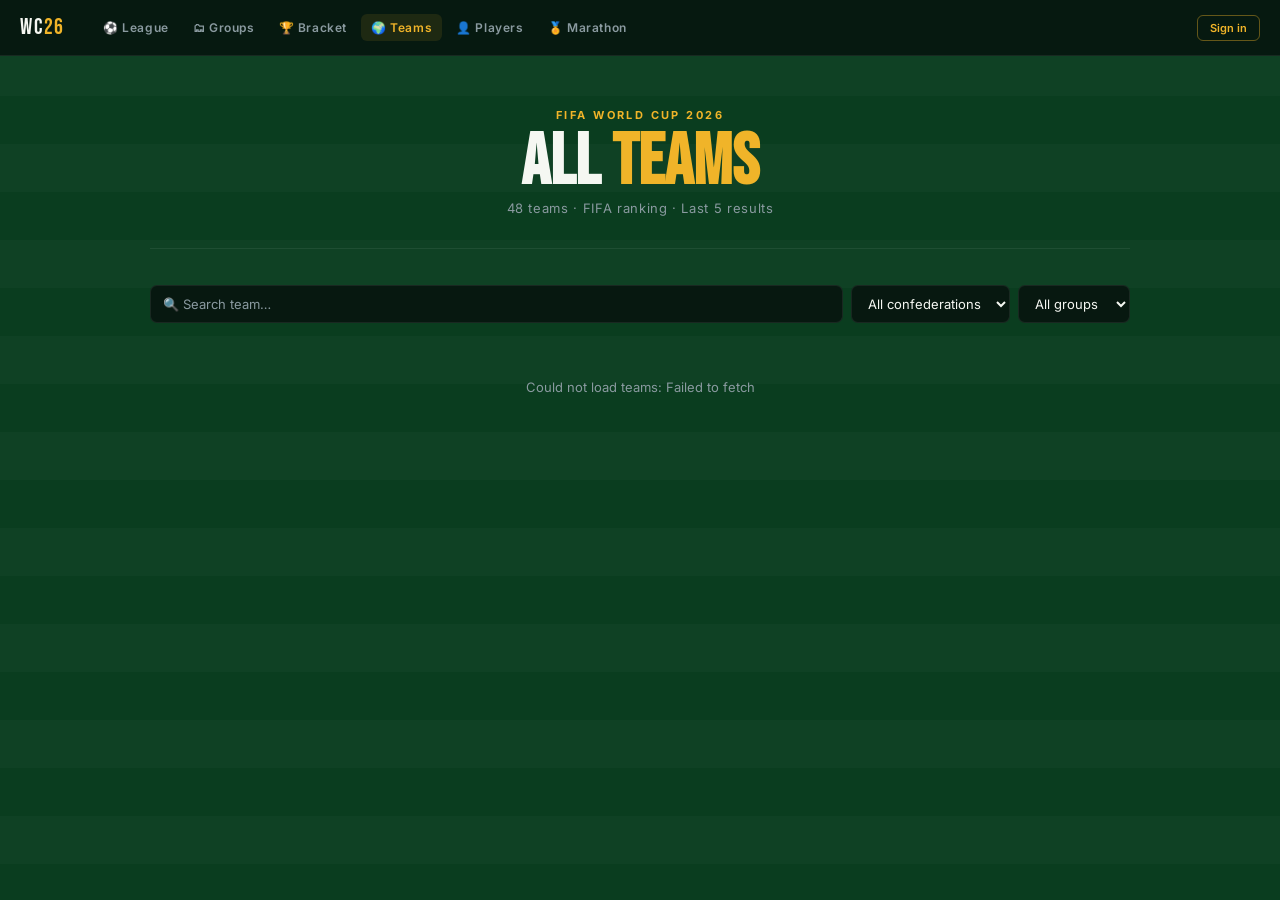
<file: teams.html>
<!DOCTYPE html>
<html lang="en">
<head>
<meta charset="UTF-8">
<meta name="viewport" content="width=device-width, initial-scale=1.0">
<title>WC 2026 – Teams</title>
<link rel="stylesheet" href="shared_styles.css">
<style>
.filter-row { display:flex; gap:8px; flex-wrap:wrap; margin-bottom:16px; }
.teams-grid { display:grid; grid-template-columns:repeat(auto-fill,minmax(300px,1fr)); gap:12px; }
.team-card { background:var(--card); border:1px solid var(--border); border-radius:10px; overflow:hidden; transition:transform .15s; }
.team-card a { text-decoration:none; color:inherit; display:block; cursor:pointer; }
.team-card:hover { transform:translateY(-2px); }
.team-card.norway { border-color:rgba(239,43,45,.4); }
.team-hdr { display:flex; align-items:center; gap:12px; padding:14px; }
.team-flag { font-size:28px; line-height:1; }
.team-info { flex:1; }
.team-name { font-weight:700; font-size:15px; }
.team-meta { font-size:11px; color:var(--dim); margin-top:2px; }
.team-rank  { font-family:'Bebas Neue',sans-serif; font-size:28px; color:var(--gold); }
.team-form  { display:flex; gap:3px; padding:0 14px 14px; }
.form-dot {
  width:28px; height:28px; border-radius:50%;
  display:flex; align-items:center; justify-content:center;
  font-size:11px; font-weight:700;
}
.form-w { background:rgba(96,185,122,.2); color:var(--green); }
.form-d { background:rgba(240,180,41,.15); color:var(--gold); }
.form-l { background:rgba(224,52,52,.15); color:#e07070; }
.form-u { background:rgba(255,255,255,.05); color:var(--dim); }
.team-stats { display:grid; grid-template-columns:1fr 1fr 1fr; border-top:1px solid var(--border); }
.stat-cell { padding:10px; text-align:center; border-right:1px solid var(--border); }
.stat-cell:last-child { border-right:none; }
.stat-val { font-family:'JetBrains Mono',monospace; font-size:18px; font-weight:600; }
.stat-lbl { font-size:9px; color:var(--dim); text-transform:uppercase; letter-spacing:.08em; margin-top:2px; }
.loading { color:var(--dim); font-size:13px; text-align:center; padding:40px; }
</style>
</head>
<body>
<div class="page">
  <div class="page-header">
    <div class="tourn-label">FIFA World Cup 2026</div>
    <h1>All <span>Teams</span></h1>
    <div class="subtitle">48 teams · FIFA ranking · Last 5 results</div>
  </div>

  <div class="filter-row">
    <input type="text" class="inp" id="team-search" placeholder="🔍 Search team…" oninput="renderTeams()" style="flex:1;min-width:180px">
    <select class="inp" id="filter-conf" onchange="renderTeams()">
      <option value="">All confederations</option>
      <option>UEFA</option><option>CONMEBOL</option><option>CONCACAF</option>
      <option>CAF</option><option>AFC</option><option>OFC</option>
    </select>
    <select class="inp" id="filter-group" onchange="renderTeams()">
      <option value="">All groups</option>
      ${['A','B','C','D','E','F','G','H','I','J','K','L'].map(l=>`<option>Group ${l}</option>`).join('')}
    </select>
  </div>
  <div class="loading" id="teams-status">⏳ Loading teams…</div>
  <div class="teams-grid" id="teams-grid"></div>
</div>

<script src="shared_constants.js"></script>
<script src="shared_nav.js"></script>
<script>
injectNav('teams');
let allTeams = [], allMatches = [];
// Map Supabase team names to worldcup26.ir API names
const API_NAME_MAP = {
  'USA':'United States','Türkiye':'Turkey','Czechia':'Czech Republic',
  'Bosnia & Herz.':'Bosnia and Herzegovina',"Côte d'Ivoire":'Ivory Coast',
  'IR Iran':'Iran','Cabo Verde':'Cape Verde','DR Congo':'Democratic Republic of the Congo'
};

async function loadTeams() {
  const status = document.getElementById('teams-status');
  try {
    // Load teams from Supabase
    allTeams = await loadTournamentTeams();

    // Try to get match data from worldcup26.ir for form
    try {
      const res = await fetch('https://corsproxy.io/?url=https://worldcup26.ir/get/games');
      if (res.ok) allMatches = await res.json();
    } catch(e) {}

    status.style.display = 'none';
    renderTeams();
  } catch(e) {
    status.textContent = 'Could not load teams: ' + e.message;
  }
}

function getTeamForm(teamName) {
  // Get last 5 results for this team from match data
  const apiName = (API_NAME_MAP[teamName]||teamName).toLowerCase();
  const games = (Array.isArray(allMatches) ? allMatches : (allMatches.games||[]))
    .filter(m => {
      const h = (m.home_team_name_en||m.home_team_name||(m.home_team||{}).name||'').toLowerCase();
      const a = (m.away_team_name_en||m.away_team_name||(m.away_team||{}).name||'').toLowerCase();
      return h===apiName || a===apiName;
    })
    .filter(m => m.finished==='TRUE' || m.home_score !== undefined)
    .slice(-5);

  return games.map(m => {
    const h = (m.home_team_name_en||m.home_team_name||(m.home_team||{}).name||'').toLowerCase();
    const hs = parseInt(m.home_score);
    const as = parseInt(m.away_score);
    if (isNaN(hs)||isNaN(as)) return 'U';
    const isHome = h===apiName;
    if (hs===as) return 'D';
    if (isHome) return hs>as?'W':'L';
    return as>hs?'W':'L';
  });
}

function getTeamStats(teamName) {
  const apiName = (API_NAME_MAP[teamName]||teamName).toLowerCase();
  const games = (Array.isArray(allMatches) ? allMatches : (allMatches.games||[]))
    .filter(m => {
      const h = (m.home_team_name_en||m.home_team_name||(m.home_team||{}).name||'').toLowerCase();
      const a = (m.away_team_name_en||m.away_team_name||(m.away_team||{}).name||'').toLowerCase();
      return (h===apiName || a===apiName)
        && (m.finished==='TRUE' || m.home_score !== undefined);
    });

  let gf=0, ga=0;
  games.forEach(m => {
    const h = (m.home_team_name_en||m.home_team_name||(m.home_team||{}).name||'').toLowerCase();
    const hs = parseInt(m.home_score);
    const as = parseInt(m.away_score);
    if (isNaN(hs)||isNaN(as)) return;
    const isHome = h===apiName;
    gf += isHome?hs:as; ga += isHome?as:hs;
  });
  return { played: games.length, gf, ga };
}

function renderTeams() {
  const q    = document.getElementById('team-search').value.trim().toLowerCase();
  const conf = document.getElementById('filter-conf').value;
  const grp  = document.getElementById('filter-group').value.replace('Group ','');

  const filtered = allTeams.filter(t => {
    if (q    && !t.name.toLowerCase().includes(q)) return false;
    if (conf && t.confederation !== conf) return false;
    if (grp  && t.group_letter !== grp) return false;
    return true;
  });

  const grid = document.getElementById('teams-grid');
  if (!filtered.length) { grid.innerHTML = '<div class="loading">No teams found</div>'; return; }

  grid.innerHTML = filtered.map(t => {
    const isNor = t.name.toLowerCase()==='norway';
    const form  = getTeamForm(t.name);
    const stats = getTeamStats(t.name);
    const flag  = FLAG_MAP[t.name]||t.flag_emoji||'🏳';

    const formDots = Array(5).fill('U').map((_, i) => form[i]||'U');
    const formHtml = formDots.map(r =>
      `<div class="form-dot form-${r.toLowerCase()}">${r}</div>`
    ).join('');

    return `<div class="team-card${isNor?' norway':''}">
      <a href="team.html?team=${encodeURIComponent(t.name)}">
      <div class="team-hdr">
        <div class="team-flag">${flag}</div>
        <div class="team-info">
          <div class="team-name">${t.name}${isNor?' 🇳🇴':''}</div>
          <div class="team-meta">Group ${t.group_letter} · ${t.confederation||''}</div>
        </div>
      </div>
      <div class="team-form">${formHtml}</div>
      <div class="team-stats">
        <div class="stat-cell">
          <div class="stat-val">${stats.played}</div>
          <div class="stat-lbl">Played</div>
        </div>
        <div class="stat-cell">
          <div class="stat-val">${stats.gf}</div>
          <div class="stat-lbl">Goals for</div>
        </div>
        <div class="stat-cell">
          <div class="stat-val" style="color:${stats.ga>0?'#e07070':'var(--dim)'}">${stats.ga}</div>
          <div class="stat-lbl">Goals against</div>
        </div>
      </div>
      </a>
    </div>`;
  }).join('');
}

loadTeams();
</script>
</body>
</html>
</file>
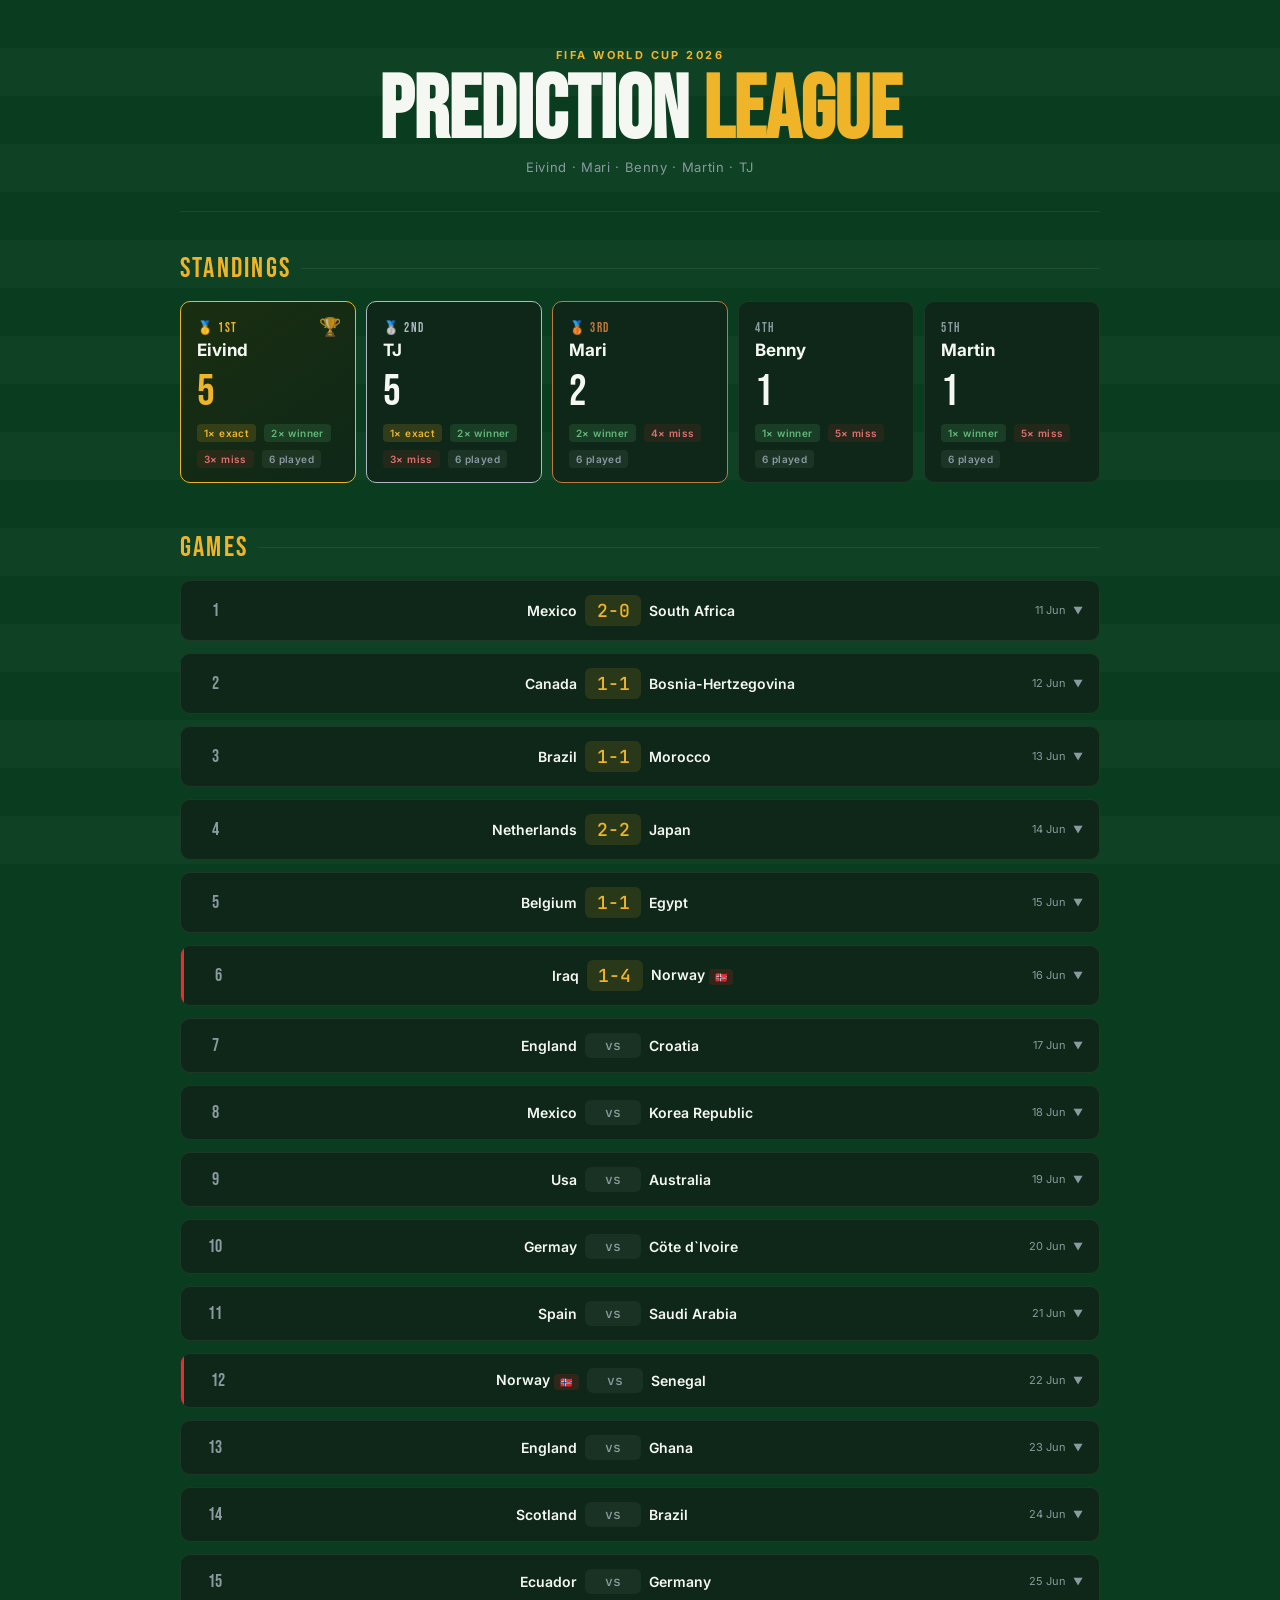
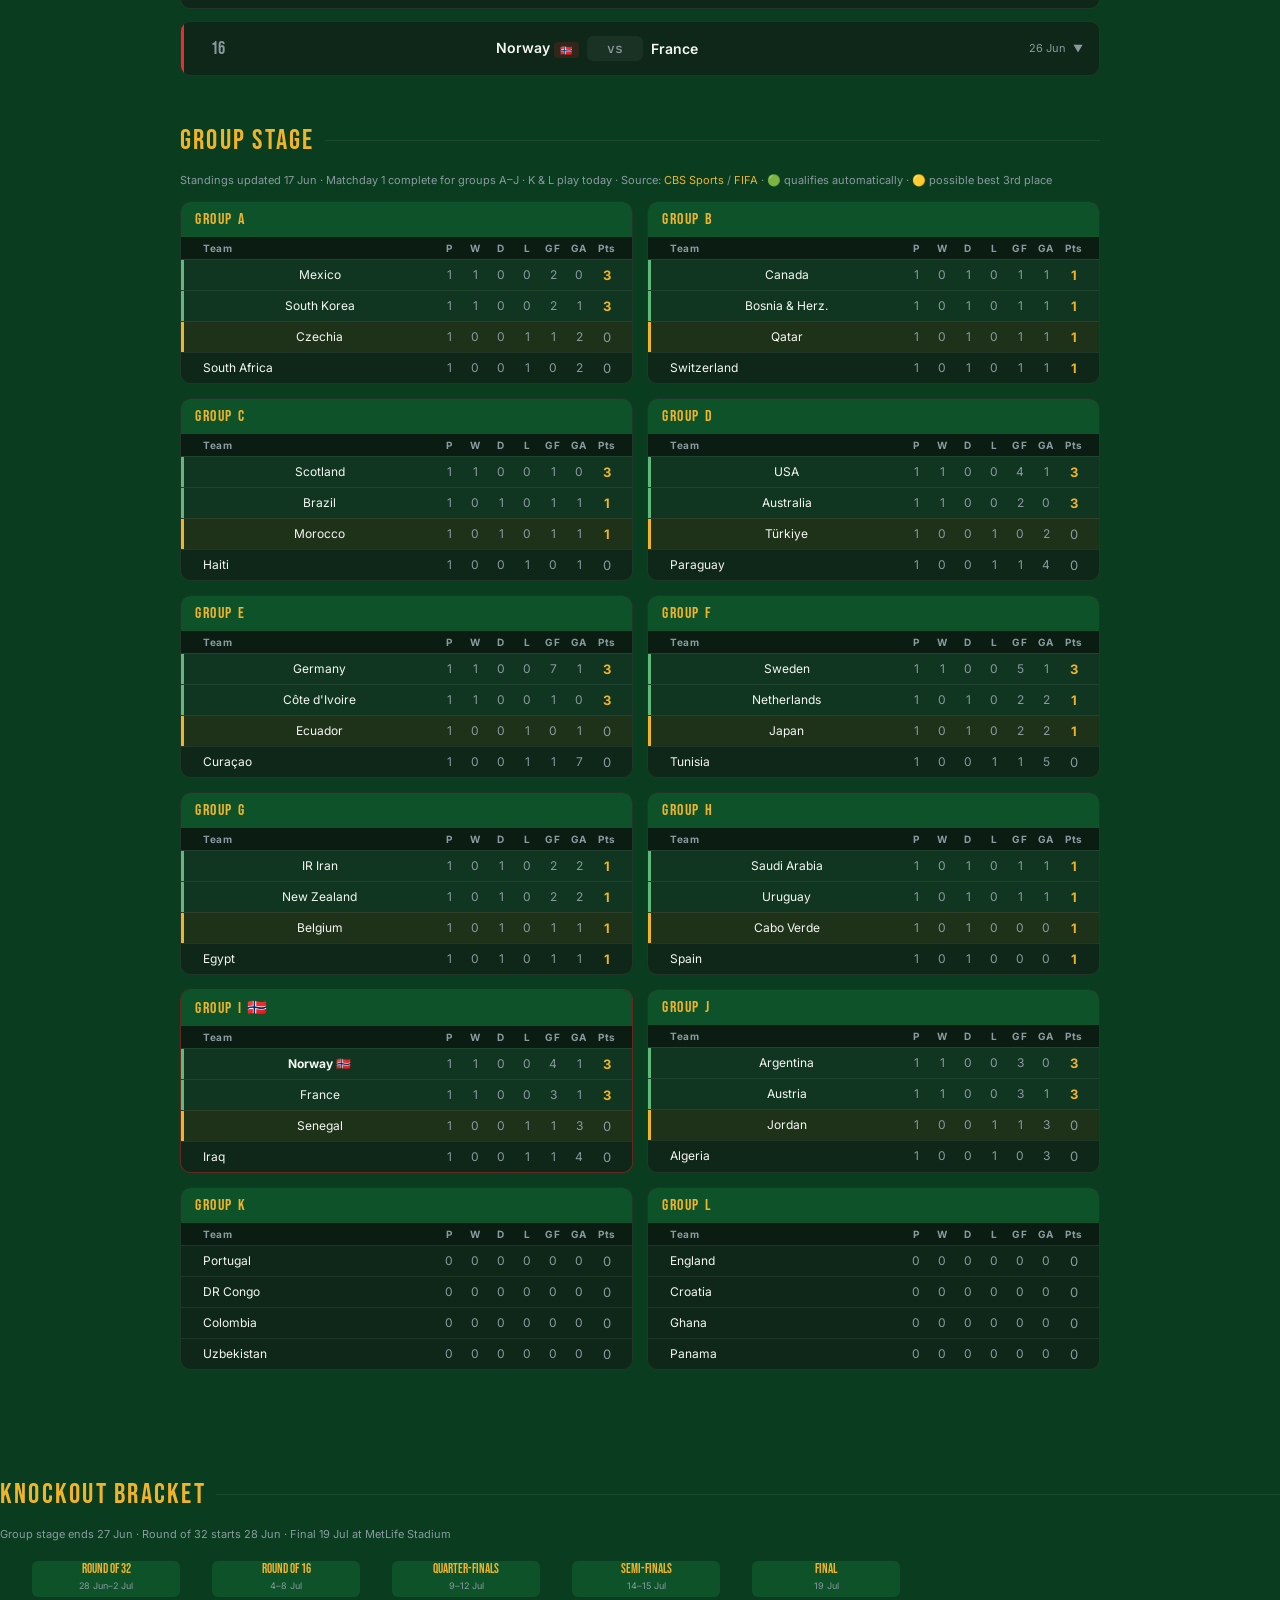
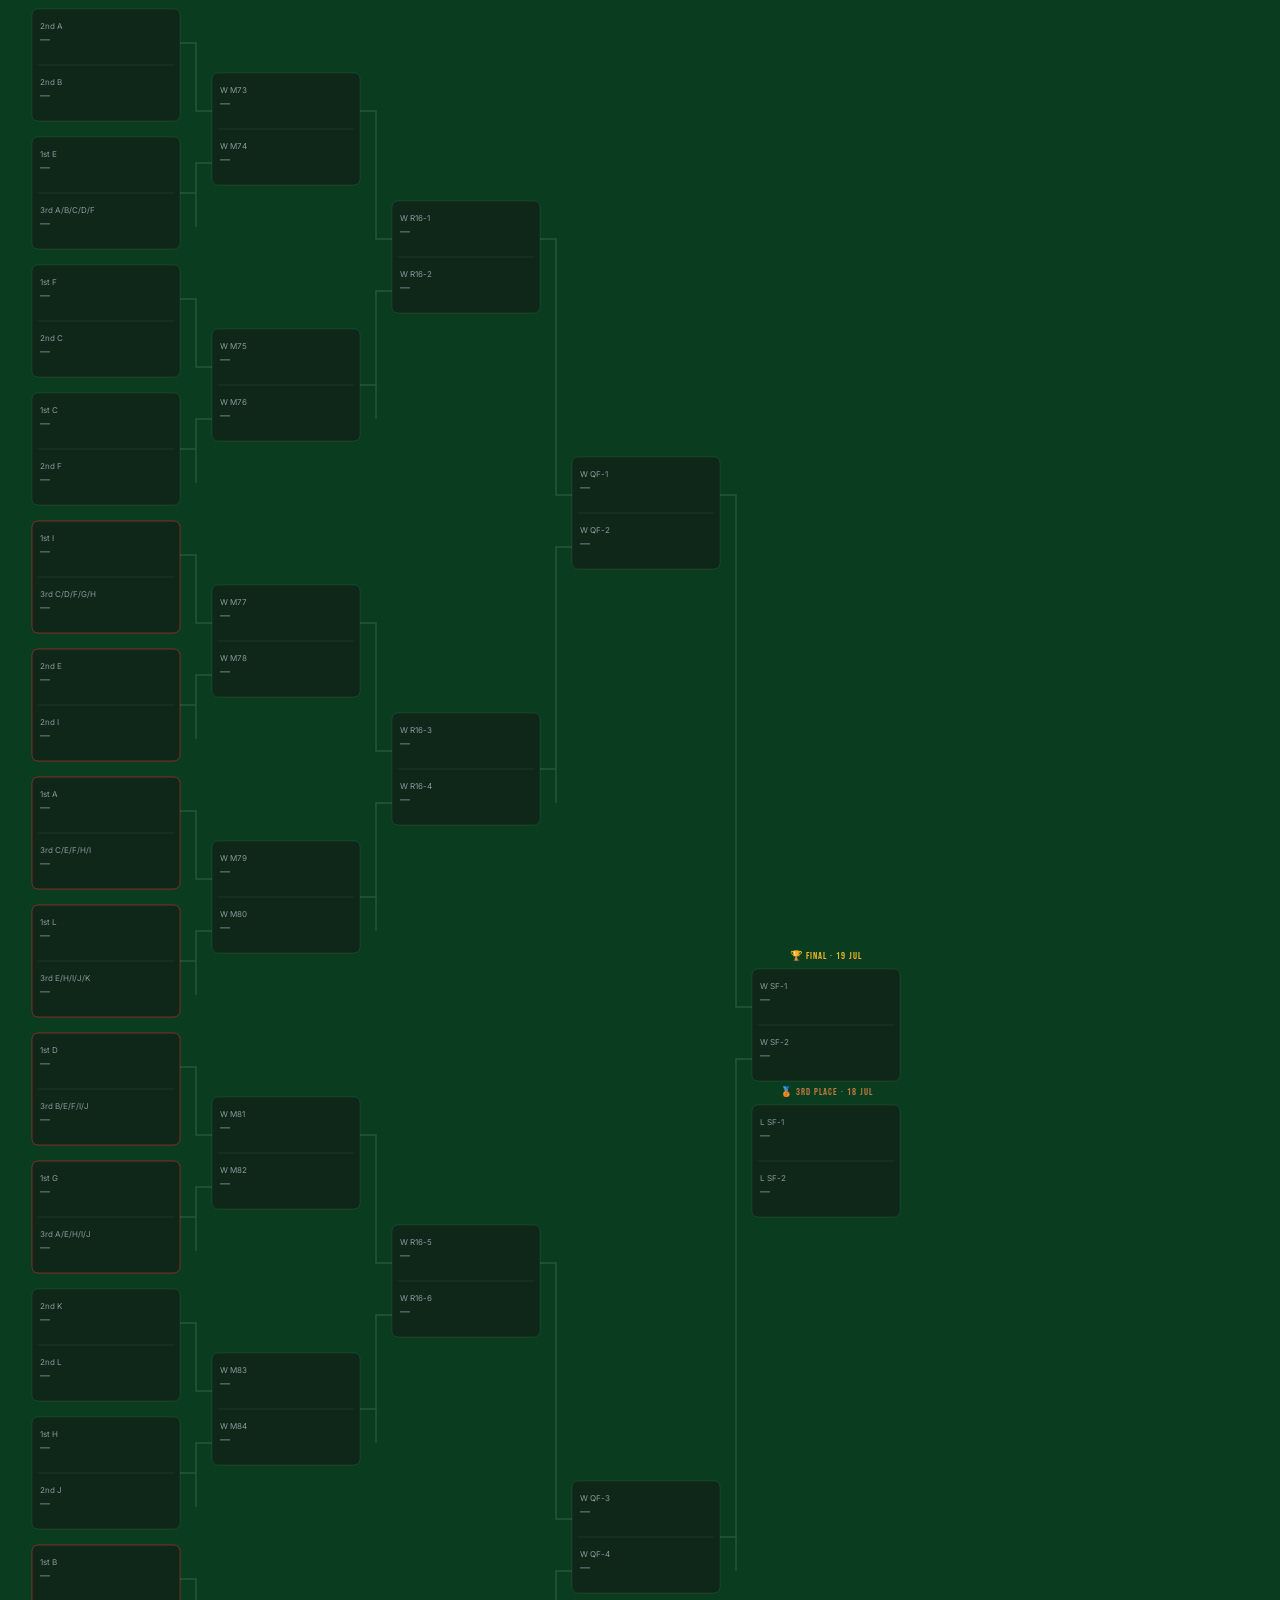
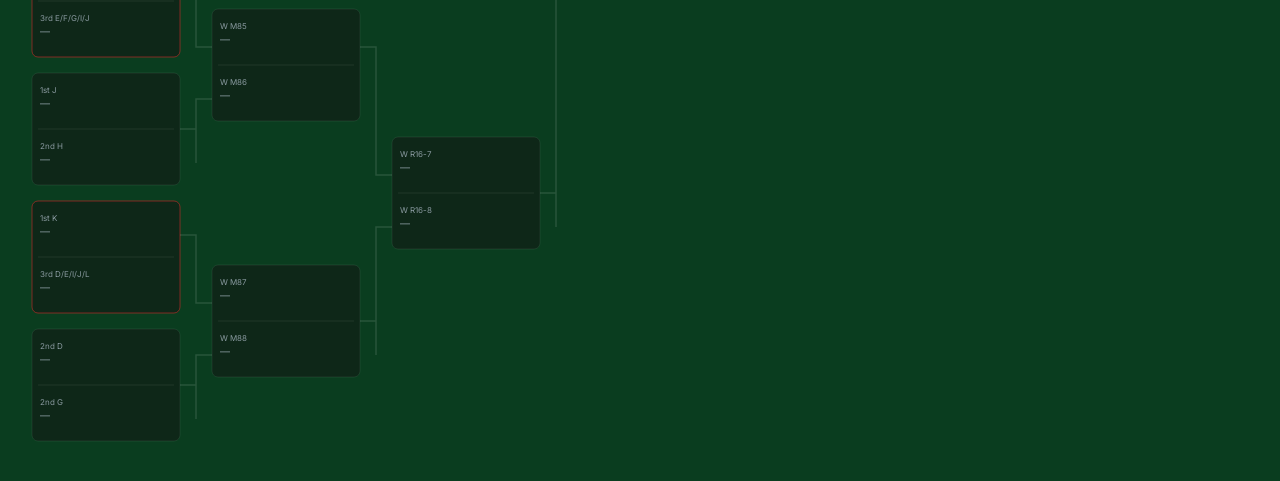
<file: wc_predictor_6.html>
<!DOCTYPE html>
<html lang="en">
<head>
<meta charset="UTF-8">
<meta name="viewport" content="width=device-width, initial-scale=1.0">
<title>WC 2026 – Prediction League</title>
<link href="https://fonts.googleapis.com/css2?family=Bebas+Neue&family=Inter:wght@400;500;600;700&family=JetBrains+Mono:wght@500&display=swap" rel="stylesheet">
<style>
  :root {
    --pitch:  #0a3d1f; --gold: #f0b429; --silver: #b0b8c4; --bronze: #c07840;
    --white:  #f5f7f2; --dim:  #8a9aa0; --card:   #0e2718;
    --border: rgba(255,255,255,0.07); --winner: #60b97a;
  }
  *,*::before,*::after{box-sizing:border-box;margin:0;padding:0}
  body{background:var(--pitch);color:var(--white);font-family:'Inter',sans-serif;min-height:100vh;overflow-x:hidden}
  body::before{content:'';position:fixed;inset:0;background-image:repeating-linear-gradient(180deg,transparent 0px,transparent 48px,rgba(255,255,255,0.025) 48px,rgba(255,255,255,0.025) 96px);pointer-events:none;z-index:0}
  .page{position:relative;z-index:1;max-width:960px;margin:0 auto;padding:0 20px 60px}

  header{text-align:center;padding:48px 0 36px;border-bottom:1px solid var(--border);margin-bottom:40px}
  .tournament-label{font-size:11px;font-weight:700;letter-spacing:.22em;text-transform:uppercase;color:var(--gold);margin-bottom:10px}
  h1{font-family:'Bebas Neue',sans-serif;font-size:clamp(48px,8vw,88px);line-height:.92;color:var(--white);margin-bottom:6px}
  h1 span{color:var(--gold)}
  .subtitle{font-size:13px;color:var(--dim);letter-spacing:.05em}

  .section-title{font-family:'Bebas Neue',sans-serif;font-size:28px;letter-spacing:.08em;color:var(--gold);margin-bottom:16px;display:flex;align-items:center;gap:10px}
  .section-title::after{content:'';flex:1;height:1px;background:var(--border)}

  /* LEADERBOARD */
  .leaderboard{margin-bottom:48px}
  .lb-grid{display:grid;grid-template-columns:repeat(auto-fit,minmax(160px,1fr));gap:10px}
  .lb-card{background:var(--card);border:1px solid var(--border);border-radius:10px;padding:18px 16px 14px;position:relative;overflow:hidden;transition:transform .15s,border-color .15s}
  .lb-card:hover{transform:translateY(-2px);border-color:rgba(255,255,255,.14)}
  .lb-card.rank-1{border-color:var(--gold);background:linear-gradient(145deg,#1a2e10,#0e2718)}
  .lb-card.rank-2{border-color:var(--silver)}.lb-card.rank-3{border-color:var(--bronze)}
  .lb-rank{font-family:'Bebas Neue',sans-serif;font-size:13px;letter-spacing:.12em;color:var(--dim);margin-bottom:4px}
  .lb-card.rank-1 .lb-rank{color:var(--gold)}.lb-card.rank-2 .lb-rank{color:var(--silver)}.lb-card.rank-3 .lb-rank{color:var(--bronze)}
  .lb-name{font-weight:700;font-size:17px;margin-bottom:10px}
  .lb-pts{font-family:'Bebas Neue',sans-serif;font-size:44px;line-height:1;margin-bottom:10px}
  .lb-card.rank-1 .lb-pts{color:var(--gold)}
  .lb-meta{display:flex;gap:8px;flex-wrap:wrap}
  .lb-chip{font-size:10px;font-weight:600;padding:3px 7px;border-radius:4px;letter-spacing:.04em}
  .chip-exact{background:rgba(240,180,41,.15);color:var(--gold)}.chip-winner{background:rgba(96,185,122,.15);color:var(--winner)}
  .chip-wrong{background:rgba(224,52,52,.10);color:#e07070}.chip-played{background:rgba(255,255,255,.06);color:var(--dim)}
  .lb-card.rank-1::after{content:'🏆';position:absolute;top:14px;right:14px;font-size:18px;opacity:.7}

  /* GAMES */
  .games{display:flex;flex-direction:column;gap:12px}
  .game-card{background:var(--card);border:1px solid var(--border);border-radius:10px;overflow:hidden}
  .norway-game .game-header{border-left:3px solid #ef2b2d}
  .game-header{display:grid;grid-template-columns:36px 1fr auto 1fr 90px;align-items:center;gap:8px;padding:14px 16px;cursor:pointer;user-select:none;transition:background .1s}
  .game-header:hover{background:rgba(255,255,255,.03)}
  .game-num{font-family:'Bebas Neue',sans-serif;font-size:18px;color:var(--dim);text-align:center}
  .game-team{font-weight:600;font-size:14px;white-space:nowrap;overflow:hidden;text-overflow:ellipsis}
  .team-home{text-align:right}.team-away{text-align:left}
  .game-score{text-align:center;font-family:'JetBrains Mono',monospace;font-size:18px;font-weight:500;min-width:56px;padding:4px 10px;border-radius:6px;background:rgba(255,255,255,.05)}
  .game-score.has-result{background:rgba(240,180,41,.12);color:var(--gold)}.game-score.pending{color:var(--dim);font-size:13px}
  .game-date{font-size:11px;color:var(--dim);text-align:right}
  .norway-badge{display:inline-block;font-size:10px;font-weight:700;letter-spacing:.08em;text-transform:uppercase;background:rgba(239,43,45,.15);color:#f47c7e;padding:2px 6px;border-radius:4px;margin-left:4px;vertical-align:middle}
  .predictions{display:none;border-top:1px solid var(--border);padding:12px 16px 14px;gap:8px;flex-wrap:wrap}
  .predictions.open{display:flex}
  .pred-cell{flex:1;min-width:100px;background:rgba(255,255,255,.03);border-radius:7px;padding:9px 12px;display:flex;flex-direction:column;gap:4px;border:1px solid var(--border)}
  .pred-name{font-size:11px;font-weight:600;letter-spacing:.06em;text-transform:uppercase;color:var(--dim)}
  .pred-score{font-family:'JetBrains Mono',monospace;font-size:16px;font-weight:500}
  .pred-score.no-pred{color:var(--dim);font-size:12px;font-family:'Inter',sans-serif}
  .pred-badge{display:inline-flex;align-items:center;gap:4px;font-size:11px;font-weight:700;padding:2px 7px;border-radius:4px;width:fit-content}
  .badge-3{background:rgba(240,180,41,.18);color:var(--gold)}.badge-1{background:rgba(96,185,122,.18);color:var(--winner)}
  .badge-0{background:rgba(224,52,52,.12);color:#e07070}.badge-pending{background:rgba(255,255,255,.05);color:var(--dim);font-weight:500}
  .toggle-arrow{font-size:10px;color:var(--dim);transition:transform .2s;margin-left:4px}
  .game-card.open .toggle-arrow{transform:rotate(180deg)}

  /* GROUPS */
  .groups-section{margin-top:48px}
  .groups-meta{font-size:11px;color:var(--dim);margin-bottom:14px}
  .groups-meta a{color:var(--gold);text-decoration:none}
  .groups-meta a:hover{text-decoration:underline}
  .groups-grid{display:grid;grid-template-columns:repeat(auto-fill,minmax(300px,1fr));gap:14px}
  .group-card{background:var(--card);border:1px solid var(--border);border-radius:10px;overflow:hidden}
  .group-card.norway{border-color:rgba(239,43,45,.4)}
  .group-hdr{background:#0d5228;padding:8px 14px;font-family:'Bebas Neue',sans-serif;font-size:16px;letter-spacing:.1em;color:var(--gold)}
  .group-col-hdr{display:grid;grid-template-columns:1fr 26px 26px 26px 26px 26px 26px 30px;padding:5px 10px;background:rgba(0,0,0,.25);font-size:10px;font-weight:700;letter-spacing:.06em;color:var(--dim)}
  .group-col-hdr span,.group-row span{text-align:center}
  .group-col-hdr span:first-child,.group-row span:first-child{text-align:left}
  .group-row{display:grid;grid-template-columns:1fr 26px 26px 26px 26px 26px 26px 30px;padding:7px 10px;position:relative;border-top:1px solid var(--border);font-size:12px}
  .group-row.qualify{background:rgba(31,122,76,.18)}.group-row.maybe{background:rgba(240,180,41,.07)}
  .bar{position:absolute;left:0;top:0;bottom:0;width:3px}
  .bar-green{background:#60b97a}.bar-gold{background:var(--gold)}
  .group-row .pts{font-size:13px;font-weight:700;color:var(--gold)}
  .group-row .pts.zero{color:var(--dim);font-weight:400}

  @media(max-width:600px){
    .game-header{grid-template-columns:28px 1fr auto 1fr 60px;gap:5px;padding:12px}
    .game-team{font-size:12px}.pred-cell{min-width:80px}
    .groups-grid{grid-template-columns:1fr}
  }
</style>
</head>
<body>
<div class="page">

<header>
  <div class="tournament-label">FIFA World Cup 2026</div>
  <h1>Prediction <span>League</span></h1>
  <div class="subtitle">Eivind · Mari · Benny · Martin · TJ</div>
</header>

<section class="leaderboard">
  <div class="section-title">Standings</div>
  <div class="lb-grid" id="lb-grid"></div>
</section>

<section style="margin-bottom:48px">
  <div class="section-title">Games</div>
  <div class="games" id="games-list"></div>
</section>

<section class="groups-section">
  <div class="section-title">Group Stage</div>
  <div class="groups-meta">Standings updated 17 Jun · Matchday 1 complete for groups A–J · K & L play today · Source: <a href="https://www.cbssports.com/soccer/news/world-cup-group-standings-table-results/" target="_blank">CBS Sports</a> / <a href="https://www.fifa.com/en/tournaments/mens/worldcup/canadamexicousa2026/standings" target="_blank">FIFA</a> · 🟢 qualifies automatically · 🟡 possible best 3rd place</div>
  <div class="groups-grid" id="groups-grid"></div>
</section>

</div>
<script>
const CONTENDERS = ['Eivind','Mari','Benny','Martin','TJ'];
const rankLabel  = ['🥇 1st','🥈 2nd','🥉 3rd','4th','5th'];
const rankClass  = ['rank-1','rank-2','rank-3','rank-4','rank-5'];

const DATA = {"games":[{"id":1,"date":"11 Jun","home":"Mexico","away":"South Africa","result":"2-0","predictions":{"Eivind":{"pred":"2-0","pts":3},"Mari":{"pred":"2-1","pts":1},"Benny":{"pred":"pass","pts":0},"Martin":{"pred":"1-2","pts":0},"TJ":{"pred":"2-0","pts":3}}},{"id":2,"date":"12 Jun","home":"Canada","away":"Bosnia-Hertzegovina","result":"1-1","predictions":{"Eivind":{"pred":"2-1","pts":0},"Mari":{"pred":"3-1","pts":0},"Benny":{"pred":"pass","pts":0},"Martin":{"pred":"2-1","pts":0},"TJ":{"pred":"1-0","pts":0}}},{"id":3,"date":"13 Jun","home":"Brazil","away":"Morocco","result":"1-1","predictions":{"Eivind":{"pred":"2-2","pts":1},"Mari":{"pred":"2-1","pts":0},"Benny":{"pred":"1-2","pts":0},"Martin":{"pred":"3-1","pts":0},"TJ":{"pred":"2-1","pts":0}}},{"id":4,"date":"14 Jun","home":"Netherlands","away":"Japan","result":"2-2","predictions":{"Eivind":{"pred":"2-0","pts":0},"Mari":{"pred":"2-1","pts":0},"Benny":{"pred":"0-1","pts":0},"Martin":{"pred":"2-1","pts":0},"TJ":{"pred":"1-1","pts":1}}},{"id":5,"date":"15 Jun","home":"Belgium","away":"Egypt","result":"1-1","predictions":{"Eivind":{"pred":"3-1","pts":0},"Mari":{"pred":"3-1","pts":0},"Benny":{"pred":"pass","pts":0},"Martin":{"pred":"2-0","pts":0},"TJ":{"pred":"2-1","pts":0}}},{"id":6,"date":"16 Jun","home":"Iraq","away":"Norway","result":"1-4","predictions":{"Eivind":{"pred":"1-3","pts":1},"Mari":{"pred":"1-3","pts":1},"Benny":{"pred":"1-3","pts":1},"Martin":{"pred":"0-3","pts":1},"TJ":{"pred":"0-2","pts":1}}},{"id":7,"date":"17 Jun","home":"England","away":"Croatia","result":null,"predictions":{"Eivind":{"pred":null,"pts":null},"Mari":{"pred":null,"pts":null},"Benny":{"pred":null,"pts":null},"Martin":{"pred":null,"pts":null},"TJ":{"pred":null,"pts":null}}},{"id":8,"date":"18 Jun","home":"Mexico","away":"Korea Republic","result":null,"predictions":{"Eivind":{"pred":null,"pts":null},"Mari":{"pred":null,"pts":null},"Benny":{"pred":null,"pts":null},"Martin":{"pred":null,"pts":null},"TJ":{"pred":null,"pts":null}}},{"id":9,"date":"19 Jun","home":"Usa","away":"Australia","result":null,"predictions":{"Eivind":{"pred":null,"pts":null},"Mari":{"pred":null,"pts":null},"Benny":{"pred":null,"pts":null},"Martin":{"pred":null,"pts":null},"TJ":{"pred":null,"pts":null}}},{"id":10,"date":"20 Jun","home":"Germay","away":"C\u00f6te d`Ivoire","result":null,"predictions":{"Eivind":{"pred":null,"pts":null},"Mari":{"pred":null,"pts":null},"Benny":{"pred":null,"pts":null},"Martin":{"pred":null,"pts":null},"TJ":{"pred":null,"pts":null}}},{"id":11,"date":"21 Jun","home":"Spain","away":"Saudi Arabia","result":null,"predictions":{"Eivind":{"pred":null,"pts":null},"Mari":{"pred":null,"pts":null},"Benny":{"pred":null,"pts":null},"Martin":{"pred":null,"pts":null},"TJ":{"pred":null,"pts":null}}},{"id":12,"date":"22 Jun","home":"Norway","away":"Senegal","result":null,"predictions":{"Eivind":{"pred":null,"pts":null},"Mari":{"pred":null,"pts":null},"Benny":{"pred":null,"pts":null},"Martin":{"pred":null,"pts":null},"TJ":{"pred":null,"pts":null}}},{"id":13,"date":"23 Jun","home":"England","away":"Ghana","result":null,"predictions":{"Eivind":{"pred":null,"pts":null},"Mari":{"pred":null,"pts":null},"Benny":{"pred":null,"pts":null},"Martin":{"pred":null,"pts":null},"TJ":{"pred":null,"pts":null}}},{"id":14,"date":"24 Jun","home":"Scotland","away":"Brazil","result":null,"predictions":{"Eivind":{"pred":null,"pts":null},"Mari":{"pred":null,"pts":null},"Benny":{"pred":null,"pts":null},"Martin":{"pred":null,"pts":null},"TJ":{"pred":null,"pts":null}}},{"id":15,"date":"25 Jun","home":"Ecuador","away":"Germany","result":null,"predictions":{"Eivind":{"pred":null,"pts":null},"Mari":{"pred":null,"pts":null},"Benny":{"pred":null,"pts":null},"Martin":{"pred":null,"pts":null},"TJ":{"pred":null,"pts":null}}},{"id":16,"date":"26 Jun","home":"Norway","away":"France","result":null,"predictions":{"Eivind":{"pred":null,"pts":null},"Mari":{"pred":null,"pts":null},"Benny":{"pred":null,"pts":null},"Martin":{"pred":null,"pts":null},"TJ":{"pred":null,"pts":null}}}],"leaderboard":[["Eivind",{"pts":5,"exact":1,"winner":2,"wrong":3,"played":6}],["TJ",{"pts":5,"exact":1,"winner":2,"wrong":3,"played":6}],["Mari",{"pts":2,"exact":0,"winner":2,"wrong":4,"played":6}],["Benny",{"pts":1,"exact":0,"winner":1,"wrong":5,"played":6}],["Martin",{"pts":1,"exact":0,"winner":1,"wrong":5,"played":6}]]};

// Group standings — verified 17 Jun from FIFA/ESPN/CBS Sports
// All Matchday 1 results now complete across all 12 groups
// Groups K & L play their first games today (17 Jun)
const GROUPS = {
  A:[['Mexico',1,1,0,0,2,0,3],['South Korea',1,1,0,0,2,1,3],['Czechia',1,0,0,1,1,2,0],['South Africa',1,0,0,1,0,2,0]],
  B:[['Canada',1,0,1,0,1,1,1],['Bosnia & Herz.',1,0,1,0,1,1,1],['Qatar',1,0,1,0,1,1,1],['Switzerland',1,0,1,0,1,1,1]],
  C:[['Scotland',1,1,0,0,1,0,3],['Brazil',1,0,1,0,1,1,1],['Morocco',1,0,1,0,1,1,1],['Haiti',1,0,0,1,0,1,0]],
  D:[['USA',1,1,0,0,4,1,3],['Australia',1,1,0,0,2,0,3],['Paraguay',1,0,0,1,1,4,0],['Türkiye',1,0,0,1,0,2,0]],
  E:[['Germany',1,1,0,0,7,1,3],["Côte d'Ivoire",1,1,0,0,1,0,3],['Ecuador',1,0,0,1,0,1,0],['Curaçao',1,0,0,1,1,7,0]],
  F:[['Sweden',1,1,0,0,5,1,3],['Netherlands',1,0,1,0,2,2,1],['Japan',1,0,1,0,2,2,1],['Tunisia',1,0,0,1,1,5,0]],
  G:[['Belgium',1,0,1,0,1,1,1],['Egypt',1,0,1,0,1,1,1],['IR Iran',1,0,1,0,2,2,1],['New Zealand',1,0,1,0,2,2,1]],
  H:[['Saudi Arabia',1,0,1,0,1,1,1],['Uruguay',1,0,1,0,1,1,1],['Cabo Verde',1,0,1,0,0,0,1],['Spain',1,0,1,0,0,0,1]],
  I:[['France',1,1,0,0,3,1,3],['Norway',1,1,0,0,4,1,3],['Senegal',1,0,0,1,1,3,0],['Iraq',1,0,0,1,1,4,0]],
  J:[['Argentina',1,1,0,0,3,0,3],['Austria',1,1,0,0,3,1,3],['Jordan',1,0,0,1,1,3,0],['Algeria',1,0,0,1,0,3,0]],
  K:[['Portugal',0,0,0,0,0,0,0],['DR Congo',0,0,0,0,0,0,0],['Colombia',0,0,0,0,0,0,0],['Uzbekistan',0,0,0,0,0,0,0]],
  L:[['England',0,0,0,0,0,0,0],['Croatia',0,0,0,0,0,0,0],['Ghana',0,0,0,0,0,0,0],['Panama',0,0,0,0,0,0,0]]
};

// ── LEADERBOARD ──────────────────────────────────────────────────────────────
function buildLeaderboard() {
  const grid = document.getElementById('lb-grid');
  DATA.leaderboard.forEach(([name, s], i) => {
    const card = document.createElement('div');
    card.className = `lb-card ${rankClass[i]||''}`;
    card.innerHTML = `
      <div class="lb-rank">${rankLabel[i]||(i+1)+'th'}</div>
      <div class="lb-name">${name}</div>
      <div class="lb-pts">${s.pts}</div>
      <div class="lb-meta">
        ${s.exact  ? `<span class="lb-chip chip-exact">${s.exact}× exact</span>` : ''}
        ${s.winner ? `<span class="lb-chip chip-winner">${s.winner}× winner</span>` : ''}
        ${s.wrong  ? `<span class="lb-chip chip-wrong">${s.wrong}× miss</span>` : ''}
        <span class="lb-chip chip-played">${s.played} played</span>
      </div>`;
    grid.appendChild(card);
  });
}

// ── GAMES ────────────────────────────────────────────────────────────────────
function badgeHtml(pts) {
  if (pts===null)  return `<span class="pred-badge badge-pending">Pending</span>`;
  if (pts===3)     return `<span class="pred-badge badge-3">⚽ 3 pts</span>`;
  if (pts===1)     return `<span class="pred-badge badge-1">✓ 1 pt</span>`;
  return `<span class="pred-badge badge-0">✗ 0 pts</span>`;
}

function buildGames() {
  const list = document.getElementById('games-list');
  DATA.games.forEach(g => {
    const hasResult = !!g.result;
    const norway = ['norway'].some(n => g.home.toLowerCase()===n || g.away.toLowerCase()===n);
    const card = document.createElement('div');
    card.className = `game-card${norway?' norway-game':''}`;
    const norwayBadge = '<span class="norway-badge">🇳🇴</span>';
    const homeLabel = g.home + (norway && g.home.toLowerCase()==='norway' ? norwayBadge : '');
    const awayLabel = g.away + (norway && g.away.toLowerCase()==='norway' ? norwayBadge : '');
    const predsHtml = CONTENDERS.map(name => {
      const p = g.predictions[name];
      return `<div class="pred-cell">
        <div class="pred-name">${name}</div>
        ${p&&p.pred ? `<div class="pred-score">${p.pred}</div>` : `<div class="pred-score no-pred">—</div>`}
        ${badgeHtml(p ? p.pts : null)}
      </div>`;
    }).join('');
    card.innerHTML = `
      <div class="game-header">
        <div class="game-num">${g.id}</div>
        <div class="game-team team-home">${homeLabel}</div>
        <div class="game-score ${hasResult?'has-result':'pending'}">${hasResult?g.result:'vs'}</div>
        <div class="game-team team-away">${awayLabel}</div>
        <div class="game-date">${g.date} <span class="toggle-arrow">▼</span></div>
      </div>
      <div class="predictions">${predsHtml}</div>`;
    card.querySelector('.game-header').addEventListener('click', () => {
      const p = card.querySelector('.predictions');
      card.classList.toggle('open', p.classList.toggle('open'));
    });
    list.appendChild(card);
  });
}

// ── GROUP STANDINGS ──────────────────────────────────────────────────────────
function buildGroups() {
  const grid = document.getElementById('groups-grid');
  const NORWAY_LC = ['norway'];

  Object.entries(GROUPS).forEach(([letter, teams]) => {
    // Sort: pts desc, GD desc, GF desc
    const sorted = [...teams].sort((a,b) => b[7]-a[7] || (b[5]-b[6])-(a[5]-a[6]) || b[5]-a[5]);
    const isNorwayGroup = sorted.some(t => NORWAY_LC.includes(t[0].toLowerCase()));

    const card = document.createElement('div');
    card.className = `group-card${isNorwayGroup?' norway':''}`;

    const hdr = document.createElement('div');
    hdr.className = 'group-hdr';
    hdr.innerHTML = `Group ${letter}${isNorwayGroup ? ' 🇳🇴' : ''}`;
    card.appendChild(hdr);

    const colHdr = document.createElement('div');
    colHdr.className = 'group-col-hdr';
    colHdr.innerHTML = '<span style="padding-left:12px">Team</span><span>P</span><span>W</span><span>D</span><span>L</span><span>GF</span><span>GA</span><span>Pts</span>';
    card.appendChild(colHdr);

    sorted.forEach(([name,pld,w,d,l,gf,ga,pts], i) => {
      const gd = gf - ga;
      const isNorway = NORWAY_LC.includes(name.toLowerCase());
      let cls = 'group-row';
      let bar = '';
      if (i < 2 && pld > 0) { cls += ' qualify'; bar = '<span class="bar bar-green"></span>'; }
      else if (i === 2 && pld > 0) { cls += ' maybe'; bar = '<span class="bar bar-gold"></span>'; }

      const row = document.createElement('div');
      row.className = cls;
      row.innerHTML = `${bar}
        <span style="padding-left:12px;font-weight:${isNorway?700:400}">${name}${isNorway?' 🇳🇴':''}</span>
        <span style="color:var(--dim)">${pld}</span>
        <span style="color:var(--dim)">${w}</span>
        <span style="color:var(--dim)">${d}</span>
        <span style="color:var(--dim)">${l}</span>
        <span style="color:var(--dim)">${gf}</span>
        <span style="color:var(--dim)">${ga}</span>
        <span class="pts${pts===0?' zero':''}">${pts}</span>`;
      card.appendChild(row);
    });

    grid.appendChild(card);
  });
}

buildLeaderboard();
buildGames();
buildGroups();
</script>

  <section style="margin-top:48px">
    <div class="section-title">Knockout Bracket</div>
    <div style="font-size:11px;color:var(--dim);margin-bottom:16px">
      Group stage ends 27 Jun · Round of 32 starts 28 Jun · Final 19 Jul at MetLife Stadium
    </div>
    <div id="bracket-wrap" style="overflow-x:auto;padding-bottom:16px">
      <div id="bracket"></div>
    </div>
  </section>

<script>
// ── BRACKET ──────────────────────────────────────────────────────────────────
// Official R32 matchups from FIFA/Wikipedia (matches 73-88)
// TBD slots will fill as group stage completes

const R32 = [
  // Each match: [top_label, top_team, bot_label, bot_team, date]
  ['2nd A', 'TBD', '2nd B', 'TBD', '28 Jun'],
  ['1st E', 'TBD', '3rd A/B/C/D/F', 'TBD', '28 Jun'],
  ['1st F', 'TBD', '2nd C', 'TBD', '28 Jun'],
  ['1st C', 'TBD', '2nd F', 'TBD', '29 Jun'],
  ['1st I', 'TBD', '3rd C/D/F/G/H', 'TBD', '29 Jun'],
  ['2nd E', 'TBD', '2nd I', 'TBD', '29 Jun'],
  ['1st A', 'TBD', '3rd C/E/F/H/I', 'TBD', '30 Jun'],
  ['1st L', 'TBD', '3rd E/H/I/J/K', 'TBD', '30 Jun'],
  ['1st D', 'TBD', '3rd B/E/F/I/J', 'TBD', '1 Jul'],
  ['1st G', 'TBD', '3rd A/E/H/I/J', 'TBD', '1 Jul'],
  ['2nd K', 'TBD', '2nd L', 'TBD', '2 Jul'],
  ['1st H', 'TBD', '2nd J', 'TBD', '2 Jul'],
  ['1st B', 'TBD', '3rd E/F/G/I/J', 'TBD', '2 Jul'],
  ['1st J', 'TBD', '2nd H', 'TBD', '2 Jul'],
  ['1st K', 'TBD', '3rd D/E/I/J/L', 'TBD', '2 Jul'],
  ['2nd D', 'TBD', '2nd G', 'TBD', '2 Jul'],
];

const ROUNDS = [
  { name: 'Round of 32', matches: 16, dates: '28 Jun–2 Jul' },
  { name: 'Round of 16', matches: 8,  dates: '4–8 Jul' },
  { name: 'Quarter-finals', matches: 4, dates: '9–12 Jul' },
  { name: 'Semi-finals', matches: 2, dates: '14–15 Jul' },
  { name: 'Final', matches: 1, dates: '19 Jul' },
];

const SLOT_H   = 52;   // px per team slot
const GAP      = 8;    // gap between matches
const COL_W    = 148;  // column width px
const COL_GAP  = 32;   // gap between columns

function buildBracket() {
  const wrap = document.getElementById('bracket');

  // Total height is driven by R32 (16 matches × 2 slots + gaps)
  const totalMatches_r32 = 16;
  const matchH = SLOT_H * 2 + GAP * 2 + 8; // height of one match block
  const totalH = totalMatches_r32 * matchH;

  const svg_w = (COL_W + COL_GAP) * 5 + COL_GAP;
  const svg_h = totalH + 60; // header space

  const svg = document.createElementNS('http://www.w3.org/2000/svg', 'svg');
  svg.setAttribute('width', svg_w);
  svg.setAttribute('height', svg_h);
  svg.style.display = 'block';
  svg.style.minWidth = svg_w + 'px';

  const HEADER_H = 44;

  // Draw round headers
  ROUNDS.forEach((r, ri) => {
    const x = COL_GAP + ri * (COL_W + COL_GAP);
    const rect = document.createElementNS('http://www.w3.org/2000/svg', 'rect');
    rect.setAttribute('x', x); rect.setAttribute('y', 4);
    rect.setAttribute('width', COL_W); rect.setAttribute('height', 36);
    rect.setAttribute('rx', 6); rect.setAttribute('fill', '#0d5228');
    svg.appendChild(rect);

    const txt = document.createElementNS('http://www.w3.org/2000/svg', 'text');
    txt.setAttribute('x', x + COL_W/2); txt.setAttribute('y', 16);
    txt.setAttribute('text-anchor', 'middle'); txt.setAttribute('fill', '#f0b429');
    txt.setAttribute('font-family', 'Bebas Neue, sans-serif');
    txt.setAttribute('font-size', '13');
    txt.textContent = r.name;
    svg.appendChild(txt);

    const txt2 = document.createElementNS('http://www.w3.org/2000/svg', 'text');
    txt2.setAttribute('x', x + COL_W/2); txt2.setAttribute('y', 32);
    txt2.setAttribute('text-anchor', 'middle'); txt2.setAttribute('fill', '#8a9aa0');
    txt2.setAttribute('font-family', 'Inter, sans-serif'); txt2.setAttribute('font-size', '9');
    txt2.textContent = r.dates;
    svg.appendChild(txt2);
  });

  // Helper: draw one match box
  function drawMatch(svg, x, yCenter, topLabel, topTeam, botLabel, botTeam, isNorway) {
    const y = yCenter - SLOT_H - GAP/2;
    const h = SLOT_H * 2 + GAP;
    const w = COL_W;

    // Card background
    const card = document.createElementNS('http://www.w3.org/2000/svg', 'rect');
    card.setAttribute('x', x); card.setAttribute('y', y);
    card.setAttribute('width', w); card.setAttribute('height', h);
    card.setAttribute('rx', 6);
    card.setAttribute('fill', '#0e2718');
    card.setAttribute('stroke', isNorway ? 'rgba(239,43,45,0.5)' : 'rgba(255,255,255,0.07)');
    card.setAttribute('stroke-width', '1');
    svg.appendChild(card);

    // Divider line
    const div = document.createElementNS('http://www.w3.org/2000/svg', 'line');
    div.setAttribute('x1', x + 6); div.setAttribute('y1', yCenter);
    div.setAttribute('x2', x + w - 6); div.setAttribute('y2', yCenter);
    div.setAttribute('stroke', 'rgba(255,255,255,0.07)'); div.setAttribute('stroke-width', '1');
    svg.appendChild(div);

    // Top team
    const topY = y + SLOT_H/2;
    const isTopNorway = topTeam.toLowerCase() === 'norway' || topLabel.toLowerCase().includes('1st i') || topLabel.toLowerCase().includes('norway');

    const lbl1 = document.createElementNS('http://www.w3.org/2000/svg', 'text');
    lbl1.setAttribute('x', x + 8); lbl1.setAttribute('y', topY - 6);
    lbl1.setAttribute('fill', '#8a9aa0'); lbl1.setAttribute('font-size', '8');
    lbl1.setAttribute('font-family', 'Inter, sans-serif');
    lbl1.textContent = topLabel;
    svg.appendChild(lbl1);

    const name1 = document.createElementNS('http://www.w3.org/2000/svg', 'text');
    name1.setAttribute('x', x + 8); name1.setAttribute('y', topY + 8);
    name1.setAttribute('fill', topTeam === 'TBD' ? '#8a9aa0' : '#f5f7f2');
    name1.setAttribute('font-size', topTeam === 'TBD' ? '10' : '11');
    name1.setAttribute('font-weight', topTeam !== 'TBD' ? '600' : '400');
    name1.setAttribute('font-family', 'Inter, sans-serif');
    name1.textContent = topTeam === 'TBD' ? '—' : topTeam;
    svg.appendChild(name1);

    // Bottom team
    const botY = yCenter + SLOT_H/2;

    const lbl2 = document.createElementNS('http://www.w3.org/2000/svg', 'text');
    lbl2.setAttribute('x', x + 8); lbl2.setAttribute('y', botY - 6);
    lbl2.setAttribute('fill', '#8a9aa0'); lbl2.setAttribute('font-size', '8');
    lbl2.setAttribute('font-family', 'Inter, sans-serif');
    lbl2.textContent = botLabel;
    svg.appendChild(lbl2);

    const name2 = document.createElementNS('http://www.w3.org/2000/svg', 'text');
    name2.setAttribute('x', x + 8); name2.setAttribute('y', botY + 8);
    name2.setAttribute('fill', botTeam === 'TBD' ? '#8a9aa0' : '#f5f7f2');
    name2.setAttribute('font-size', botTeam === 'TBD' ? '10' : '11');
    name2.setAttribute('font-weight', botTeam !== 'TBD' ? '600' : '400');
    name2.setAttribute('font-family', 'Inter, sans-serif');
    name2.textContent = botTeam === 'TBD' ? '—' : botTeam;
    svg.appendChild(name2);

    return { topMidY: topY + 8, botMidY: botY + 8, rightX: x + w, centerY: yCenter };
  }

  // Helper: connector line between rounds
  function drawConnector(svg, fromRightX, fromTopY, fromBotY, toLeftX, toY) {
    const midX = fromRightX + COL_GAP / 2;
    const path = `M ${fromRightX} ${fromTopY} H ${midX} V ${fromBotY} H ${midX} V ${toY} H ${toLeftX}`;
    const el = document.createElementNS('http://www.w3.org/2000/svg', 'path');
    el.setAttribute('d', path);
    el.setAttribute('fill', 'none');
    el.setAttribute('stroke', 'rgba(255,255,255,0.12)');
    el.setAttribute('stroke-width', '1.5');
    svg.appendChild(el);
  }

  // Build rounds iteratively
  // Store centers for connector lines
  let prevCenters = []; // array of {rightX, topY, botY, centerY}

  const NORWAY_GROUPS = ['I']; // Norway is in Group I

  // R32 — 16 matches in one column
  const r32x = COL_GAP;
  let r32Centers = [];
  R32.forEach((m, i) => {
    const yCenter = HEADER_H + matchH * i + matchH / 2;
    const isNorwayMatch = m[0].includes('I') || m[2].includes('I');
    const info = drawMatch(svg, r32x, yCenter, m[0], m[1], m[2], m[3], isNorwayMatch);
    r32Centers.push({ rightX: r32x + COL_W, topY: info.topMidY, botY: info.botMidY, centerY: yCenter });
  });

  // R16 — 8 matches, each fed by 2 R32 matches
  const r16x = r32x + COL_W + COL_GAP;
  let r16Centers = [];
  for (let i = 0; i < 8; i++) {
    const top = r32Centers[i * 2];
    const bot = r32Centers[i * 2 + 1];
    const yCenter = (top.centerY + bot.centerY) / 2;
    drawMatch(svg, r16x, yCenter, 'W M'+(i*2+73), 'TBD', 'W M'+(i*2+74), 'TBD', false);
    drawConnector(svg, top.rightX, top.topY, top.centerY, r16x, yCenter - SLOT_H/2 + 8);
    drawConnector(svg, bot.rightX, bot.centerY, bot.botY, r16x, yCenter + SLOT_H/2 + 8);
    r16Centers.push({ rightX: r16x + COL_W, centerY: yCenter, topY: yCenter - SLOT_H/2 + 8, botY: yCenter + SLOT_H/2 + 8 });
  }

  // QF — 4 matches
  const qfx = r16x + COL_W + COL_GAP;
  let qfCenters = [];
  for (let i = 0; i < 4; i++) {
    const top = r16Centers[i * 2];
    const bot = r16Centers[i * 2 + 1];
    const yCenter = (top.centerY + bot.centerY) / 2;
    drawMatch(svg, qfx, yCenter, 'W R16-'+(i*2+1), 'TBD', 'W R16-'+(i*2+2), 'TBD', false);
    drawConnector(svg, top.rightX, top.topY, top.centerY, qfx, yCenter - SLOT_H/2 + 8);
    drawConnector(svg, bot.rightX, bot.centerY, bot.botY, qfx, yCenter + SLOT_H/2 + 8);
    qfCenters.push({ rightX: qfx + COL_W, centerY: yCenter, topY: yCenter - SLOT_H/2 + 8, botY: yCenter + SLOT_H/2 + 8 });
  }

  // SF — 2 matches
  const sfx = qfx + COL_W + COL_GAP;
  let sfCenters = [];
  for (let i = 0; i < 2; i++) {
    const top = qfCenters[i * 2];
    const bot = qfCenters[i * 2 + 1];
    const yCenter = (top.centerY + bot.centerY) / 2;
    drawMatch(svg, sfx, yCenter, 'W QF-'+(i*2+1), 'TBD', 'W QF-'+(i*2+2), 'TBD', false);
    drawConnector(svg, top.rightX, top.topY, top.centerY, sfx, yCenter - SLOT_H/2 + 8);
    drawConnector(svg, bot.rightX, bot.centerY, bot.botY, sfx, yCenter + SLOT_H/2 + 8);
    sfCenters.push({ rightX: sfx + COL_W, centerY: yCenter, topY: yCenter - SLOT_H/2 + 8, botY: yCenter + SLOT_H/2 + 8 });
  }

  // Final + 3rd place — stacked in last column
  const finx = sfx + COL_W + COL_GAP;
  const totalSfH = sfCenters[1].centerY - sfCenters[0].centerY;

  // Final
  const finalY = (sfCenters[0].centerY + sfCenters[1].centerY) / 2;
  drawMatch(svg, finx, finalY, 'W SF-1', 'TBD', 'W SF-2', 'TBD', false);
  drawConnector(svg, sfCenters[0].rightX, sfCenters[0].topY, sfCenters[0].centerY, finx, finalY - SLOT_H/2 + 8);
  drawConnector(svg, sfCenters[1].rightX, sfCenters[1].centerY, sfCenters[1].botY, finx, finalY + SLOT_H/2 + 8);

  // Final label
  const finLbl = document.createElementNS('http://www.w3.org/2000/svg', 'text');
  finLbl.setAttribute('x', finx + COL_W/2); finLbl.setAttribute('y', finalY - SLOT_H - GAP - 6);
  finLbl.setAttribute('text-anchor', 'middle'); finLbl.setAttribute('fill', '#f0b429');
  finLbl.setAttribute('font-size', '10'); finLbl.setAttribute('font-family', 'Bebas Neue, sans-serif');
  finLbl.setAttribute('letter-spacing', '1'); finLbl.textContent = '🏆 FINAL · 19 Jul';
  svg.appendChild(finLbl);

  // 3rd place
  const thirdY = finalY + SLOT_H * 2 + GAP * 4;
  drawMatch(svg, finx, thirdY, 'L SF-1', 'TBD', 'L SF-2', 'TBD', false);
  const thirdLbl = document.createElementNS('http://www.w3.org/2000/svg', 'text');
  thirdLbl.setAttribute('x', finx + COL_W/2); thirdLbl.setAttribute('y', thirdY - SLOT_H - GAP - 6);
  thirdLbl.setAttribute('text-anchor', 'middle'); thirdLbl.setAttribute('fill', '#c07840');
  thirdLbl.setAttribute('font-size', '10'); thirdLbl.setAttribute('font-family', 'Bebas Neue, sans-serif');
  thirdLbl.setAttribute('letter-spacing', '1'); thirdLbl.textContent = '🥉 3RD PLACE · 18 Jul';
  svg.appendChild(thirdLbl);

  // Adjust SVG height to content
  const neededH = Math.max(thirdY + SLOT_H + GAP + 20, svg_h);
  svg.setAttribute('height', neededH);

  wrap.appendChild(svg);
}

buildBracket();
</script>

</body>
</html>
</file>
<file: shared_styles.css>
/* ── WC26 Shared Stylesheet ─────────────────────────────────────────────────
   Dark pitch aesthetic. Bebas Neue for display, Inter for body.
   Gold accent (#f0b429), pitch green (#0a3d1f), card dark (#0e2718).
*/
@import url('https://fonts.googleapis.com/css2?family=Bebas+Neue&family=Inter:wght@400;500;600;700&family=JetBrains+Mono:wght@500&display=swap');

:root {
  --pitch:   #0a3d1f;
  --grass:   #0d5228;
  --card:    #0e2718;
  --card2:   #112b1a;
  --gold:    #f0b429;
  --silver:  #b0b8c4;
  --bronze:  #c07840;
  --white:   #f5f7f2;
  --dim:     #8a9aa0;
  --green:   #60b97a;
  --red:     #e03434;
  --norway:  #ef2b2d;
  --border:  rgba(255,255,255,0.07);
  --nav-h:   56px;
}

*, *::before, *::after { box-sizing: border-box; margin: 0; padding: 0; }

body {
  background: var(--pitch);
  color: var(--white);
  font-family: 'Inter', sans-serif;
  min-height: 100vh;
  padding-top: var(--nav-h);
}

body::before {
  content: '';
  position: fixed; inset: 0;
  background-image: repeating-linear-gradient(
    180deg, transparent 0px, transparent 48px,
    rgba(255,255,255,0.022) 48px, rgba(255,255,255,0.022) 96px
  );
  pointer-events: none; z-index: 0;
}

.page {
  position: relative; z-index: 1;
  max-width: 1020px;
  margin: 0 auto;
  padding: 32px 20px 80px;
}

/* ── NAV ────────────────────────────────────────────────────────────────────*/
.site-nav {
  position: fixed; top: 0; left: 0; right: 0; z-index: 100;
  height: var(--nav-h);
  background: rgba(7,24,16,0.96);
  backdrop-filter: blur(12px);
  border-bottom: 1px solid var(--border);
  display: flex; align-items: center;
  padding: 0 20px; gap: 0;
}
.nav-logo {
  font-family: 'Bebas Neue', sans-serif;
  font-size: 22px; letter-spacing: .08em;
  color: var(--white); text-decoration: none;
  margin-right: 28px; flex-shrink: 0;
}
.nav-logo span { color: var(--gold); }
.nav-links { display: flex; gap: 4px; flex: 1; }
.nav-link {
  color: var(--dim); text-decoration: none;
  font-size: 12px; font-weight: 600; letter-spacing: .05em;
  padding: 6px 10px; border-radius: 6px;
  transition: color .15s, background .15s;
}
.nav-link:hover { color: var(--white); background: rgba(255,255,255,.05); }
.nav-link.active { color: var(--gold); background: rgba(240,180,41,.1); }
.nav-actions { flex-shrink: 0; }
.nav-username {
  font-size: 12px; font-weight: 600; color: var(--gold);
  margin-right: 8px;
}
.nav-logout, .nav-signin {
  background: none; border: 1px solid var(--border);
  color: var(--dim); border-radius: 6px;
  padding: 5px 12px; font-size: 11px; font-weight: 600;
  cursor: pointer; font-family: 'Inter', sans-serif;
  transition: all .15s;
}
.nav-logout:hover, .nav-signin:hover {
  border-color: var(--gold); color: var(--gold);
}
.nav-signin { border-color: rgba(240,180,41,.4); color: var(--gold); }
.nav-burger {
  display: none; background: none; border: none;
  color: var(--dim); font-size: 20px; cursor: pointer;
  padding: 4px 8px; margin-left: 8px;
}
.nav-mobile {
  display: none; position: fixed; top: var(--nav-h); left: 0; right: 0; z-index: 99;
  background: rgba(7,24,16,0.98); border-bottom: 1px solid var(--border);
  flex-direction: column; padding: 8px 0;
}
.nav-mobile.open { display: flex; }
.nav-mobile-link {
  color: var(--dim); text-decoration: none;
  font-size: 14px; font-weight: 600;
  padding: 12px 24px; border-bottom: 1px solid var(--border);
}
.nav-mobile-link:last-child { border-bottom: none; }

/* ── PAGE HEADER ─────────────────────────────────────────────────────────────*/
.page-header {
  text-align: center;
  padding: 20px 0 32px;
  border-bottom: 1px solid var(--border);
  margin-bottom: 36px;
}
.page-header .tourn-label {
  font-size: 11px; font-weight: 700;
  letter-spacing: .22em; text-transform: uppercase;
  color: var(--gold); margin-bottom: 8px;
}
.page-header h1 {
  font-family: 'Bebas Neue', sans-serif;
  font-size: clamp(38px, 7vw, 72px);
  line-height: .92; margin-bottom: 4px;
}
.page-header h1 span { color: var(--gold); }
.page-header .subtitle {
  font-size: 13px; color: var(--dim); letter-spacing: .05em;
}

/* ── SECTION TITLE ───────────────────────────────────────────────────────────*/
.section-title {
  font-family: 'Bebas Neue', sans-serif;
  font-size: 24px; letter-spacing: .08em; color: var(--gold);
  margin-bottom: 14px; display: flex; align-items: center; gap: 10px;
}
.section-title::after {
  content: ''; flex: 1; height: 1px; background: var(--border);
}

/* ── CARDS ───────────────────────────────────────────────────────────────────*/
.card {
  background: var(--card); border: 1px solid var(--border);
  border-radius: 10px; overflow: hidden;
}
.card.norway { border-color: rgba(239,43,45,.4); }

/* ── CHIPS ───────────────────────────────────────────────────────────────────*/
.chip {
  display: inline-block;
  font-size: 10px; font-weight: 600;
  padding: 3px 7px; border-radius: 4px;
  letter-spacing: .04em;
}
.chip-exact   { background: rgba(240,180,41,.15); color: var(--gold); }
.chip-win     { background: rgba(96,185,122,.15);  color: var(--green); }
.chip-wrong   { background: rgba(224,52,52,.10);   color: #e07070; }
.chip-missed  { background: rgba(255,255,255,.04); color: #6a7a80; }
.chip-played  { background: rgba(255,255,255,.06); color: var(--dim); }

/* ── BADGES ──────────────────────────────────────────────────────────────────*/
.badge {
  display: inline-flex; align-items: center; gap: 3px;
  font-size: 10px; font-weight: 700;
  padding: 2px 6px; border-radius: 4px;
}
.badge-3 { background: rgba(240,180,41,.18); color: var(--gold); }
.badge-1 { background: rgba(96,185,122,.18); color: var(--green); }
.badge-0 { background: rgba(224,52,52,.12);  color: #e07070; }
.badge-p { background: rgba(255,255,255,.05); color: var(--dim); }
.badge-m { background: rgba(255,255,255,.04); color: #6a7a80; font-style: italic; }
.badge-t { background: rgba(96,185,122,.12); color: var(--green); }

/* ── POSITION BADGES ─────────────────────────────────────────────────────────*/
.pos { display: inline-block; font-size: 10px; font-weight: 700; padding: 2px 6px; border-radius: 4px; letter-spacing: .05em; }
.pos-GK { background: rgba(240,180,41,.15); color: var(--gold); }
.pos-DF { background: rgba(96,185,122,.15); color: var(--green); }
.pos-MF { background: rgba(100,160,240,.15); color: #7ab4f0; }
.pos-FW { background: rgba(224,52,52,.15); color: #f07070; }

/* ── FORM INPUT ──────────────────────────────────────────────────────────────*/
.inp {
  background: #071810; border: 1px solid var(--border);
  color: var(--white); border-radius: 7px;
  padding: 9px 12px; font-size: 13px;
  font-family: 'Inter', sans-serif; outline: none;
}
.inp:focus { border-color: var(--gold); }
.inp::placeholder { color: var(--dim); }

select.inp option { background: #071810; }

/* ── BUTTON ──────────────────────────────────────────────────────────────────*/
.btn {
  border: none; border-radius: 7px;
  padding: 9px 18px; font-weight: 700; font-size: 13px;
  cursor: pointer; font-family: 'Inter', sans-serif;
  transition: opacity .15s;
}
.btn:hover { opacity: .85; }
.btn:disabled { opacity: .4; cursor: not-allowed; }
.btn-gold  { background: var(--gold);  color: #003; }
.btn-green { background: var(--green); color: #fff; }
.btn-dim   { background: rgba(255,255,255,.08); color: var(--white); }

/* ── MODAL ───────────────────────────────────────────────────────────────────*/
.modal-bg {
  position: fixed; inset: 0; z-index: 200;
  background: rgba(0,0,0,.75); backdrop-filter: blur(4px);
  display: flex; align-items: center; justify-content: center;
}
.modal-bg.hidden { display: none; }
.modal {
  background: var(--card2); border: 1px solid var(--gold);
  border-radius: 14px; padding: 36px 32px; width: 340px; text-align: center;
}
.modal h2 {
  font-family: 'Bebas Neue', sans-serif;
  font-size: 28px; color: var(--gold); margin-bottom: 6px;
}
.modal p { font-size: 13px; color: var(--dim); margin-bottom: 20px; }
.modal select, .modal input {
  width: 100%; background: #071810;
  border: 1px solid var(--border); color: var(--white);
  border-radius: 8px; padding: 11px 14px;
  font-size: 14px; font-family: 'Inter', sans-serif; margin-bottom: 10px; outline: none;
}
.modal select:focus, .modal input:focus { border-color: var(--gold); }
.modal button {
  width: 100%; background: var(--gold); color: #003;
  border: none; border-radius: 8px; padding: 12px;
  font-weight: 700; font-size: 14px; cursor: pointer;
  font-family: 'Inter', sans-serif;
}
.modal-err { color: var(--red); font-size: 12px; margin-bottom: 8px; min-height: 16px; }

/* ── GROUP CARD ──────────────────────────────────────────────────────────────*/
.group-card { background: var(--card); border: 1px solid var(--border); border-radius: 10px; overflow: hidden; }
.group-card.norway { border-color: rgba(239,43,45,.4); }
.group-hdr { background: #0d5228; padding: 8px 14px; font-family: 'Bebas Neue', sans-serif; font-size: 15px; letter-spacing: .1em; color: var(--gold); }
.group-col-hdr { display: grid; grid-template-columns: 1fr 26px 26px 26px 26px 26px 26px 30px; padding: 5px 10px; background: rgba(0,0,0,.25); font-size: 10px; font-weight: 700; letter-spacing: .06em; color: var(--dim); }
.group-col-hdr span, .group-row span { text-align: center; }
.group-col-hdr span:first-child, .group-row span:first-child { text-align: left; }
.group-row { display: grid; grid-template-columns: 1fr 26px 26px 26px 26px 26px 26px 30px; padding: 7px 10px; position: relative; border-top: 1px solid var(--border); font-size: 12px; }
.group-row.qualify { background: rgba(31,122,76,.18); }
.group-row.maybe   { background: rgba(240,180,41,.07); }
.qbar { position: absolute; left: 0; top: 0; bottom: 0; width: 3px; }
.qbar-g { background: var(--green); }
.qbar-y { background: var(--gold); }
.gpts { font-size: 13px; font-weight: 700; color: var(--gold); }
.gpts.zero { color: var(--dim); font-weight: 400; }

/* ── ADMIN ───────────────────────────────────────────────────────────────────*/
.admin-box { background: rgba(240,180,41,.05); border: 1px solid rgba(240,180,41,.2); border-radius: 10px; padding: 20px; }
.admin-label { font-size: 11px; font-weight: 700; color: var(--dim); letter-spacing: .08em; text-transform: uppercase; margin-bottom: 10px; }
.sync-log { margin-top: 12px; font-size: 11px; font-family: 'JetBrains Mono', monospace; color: var(--dim); background: #071810; border: 1px solid var(--border); border-radius: 7px; padding: 12px; display: none; max-height: 200px; overflow-y: auto; line-height: 1.8; white-space: pre-wrap; }
.sync-log .ok  { color: var(--green); }
.sync-log .err { color: #e07070; }
.sync-log .warn { color: var(--gold); }

/* ── RESPONSIVE ──────────────────────────────────────────────────────────────*/
@media (max-width: 680px) {
  .nav-links { display: none; }
  .nav-burger { display: block; }
  .nav-actions { margin-left: auto; }
}
</file>
